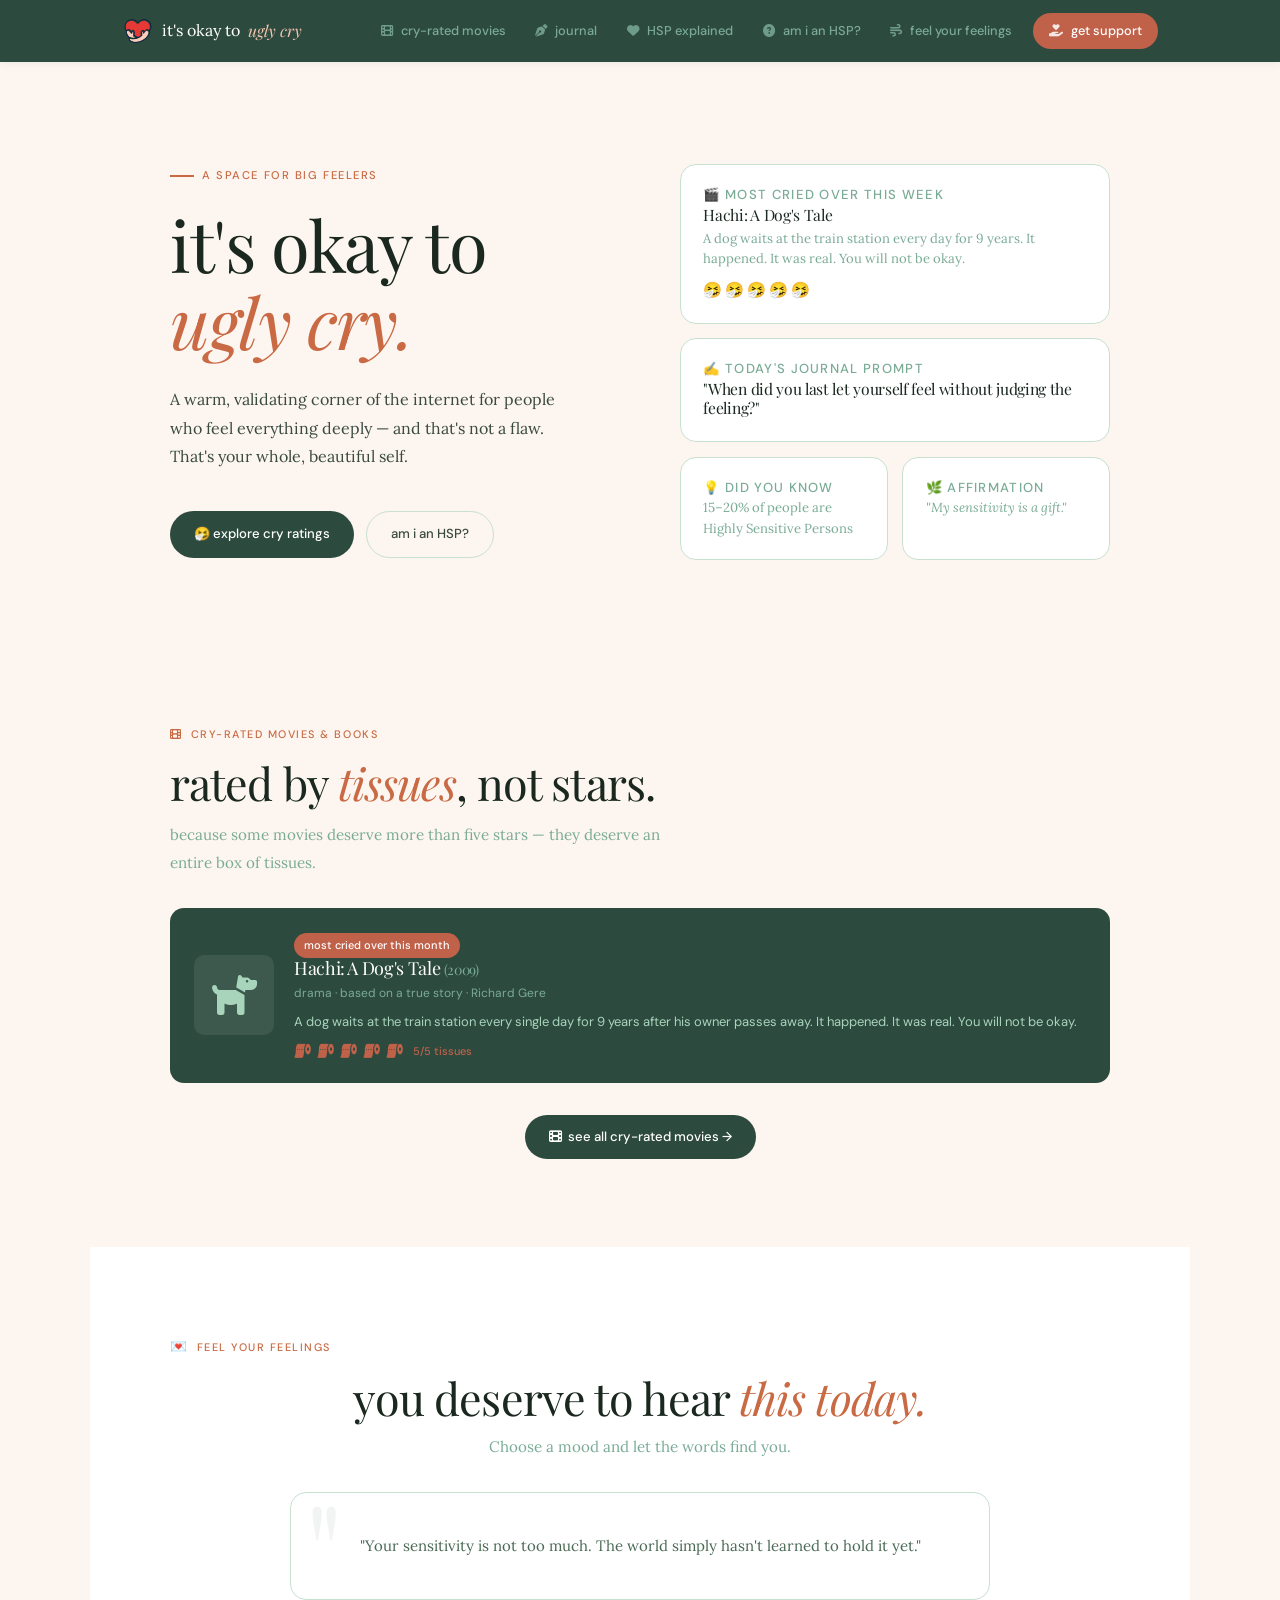
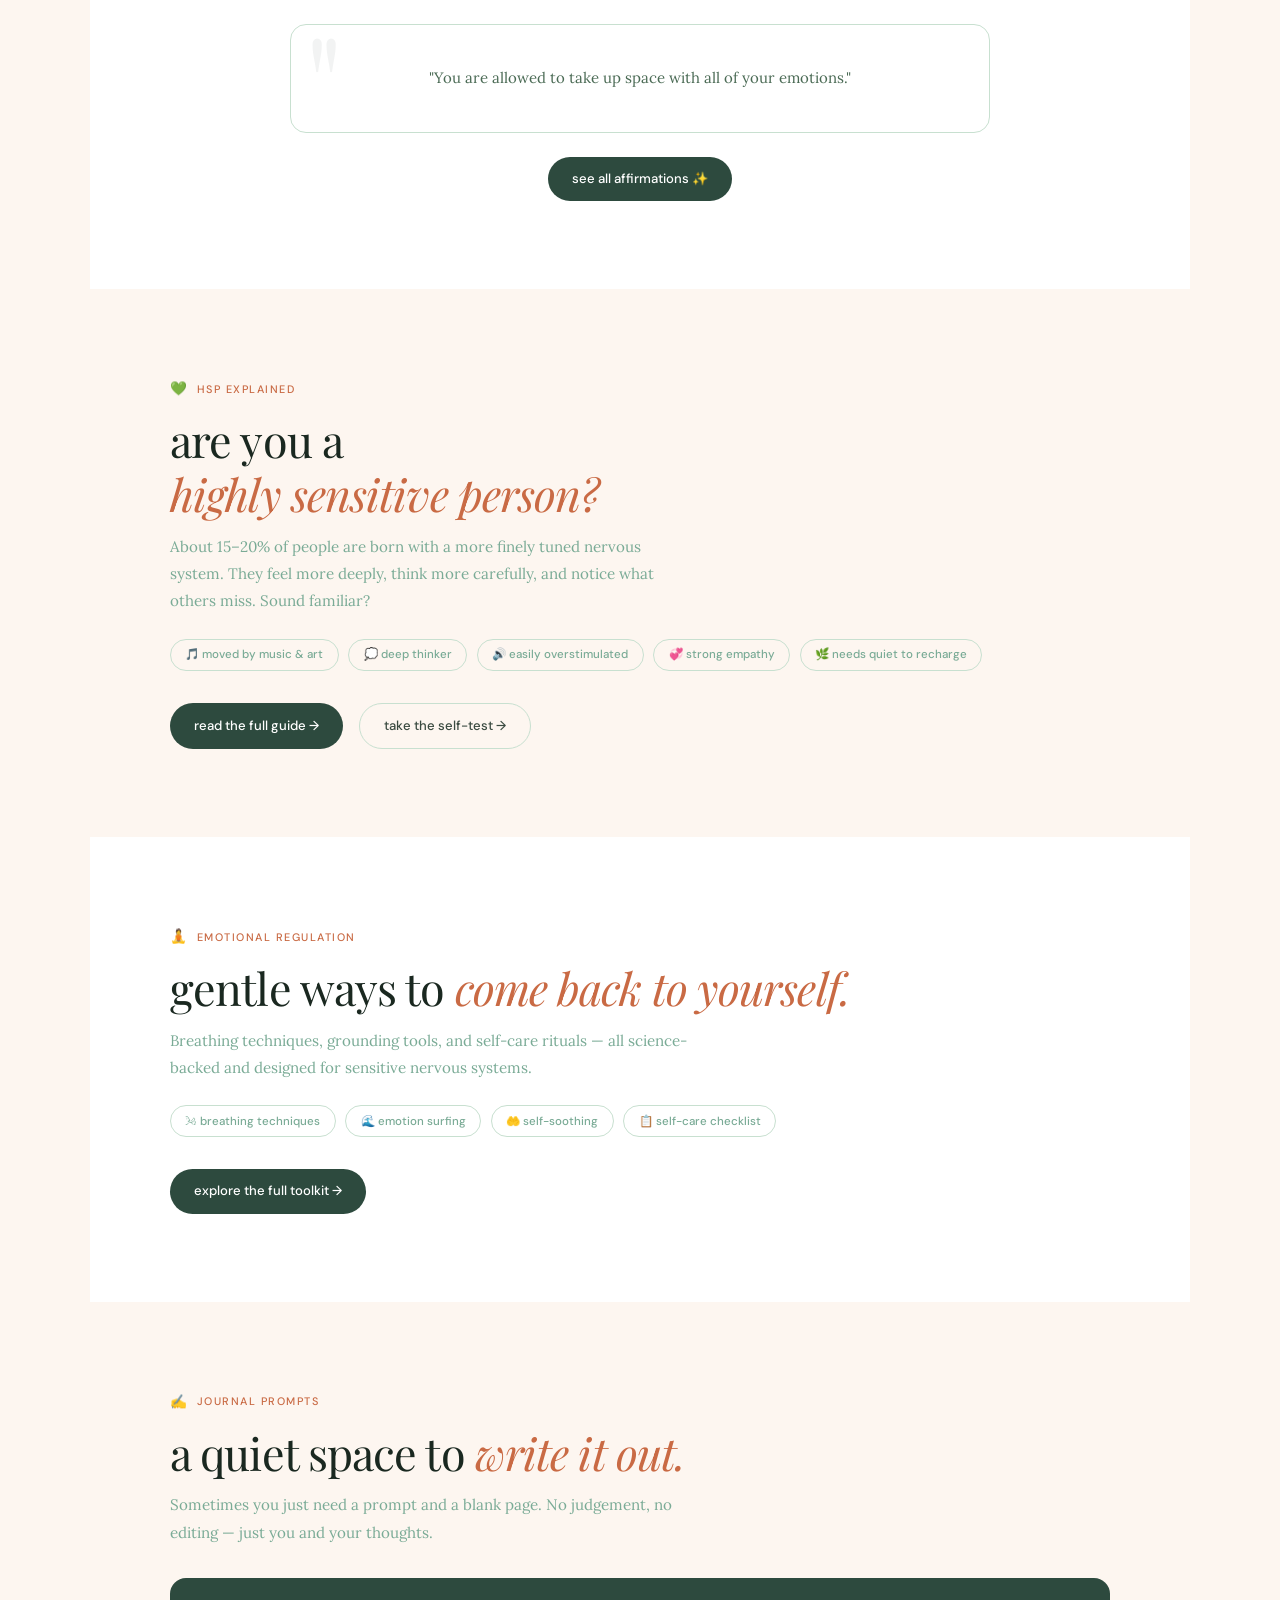
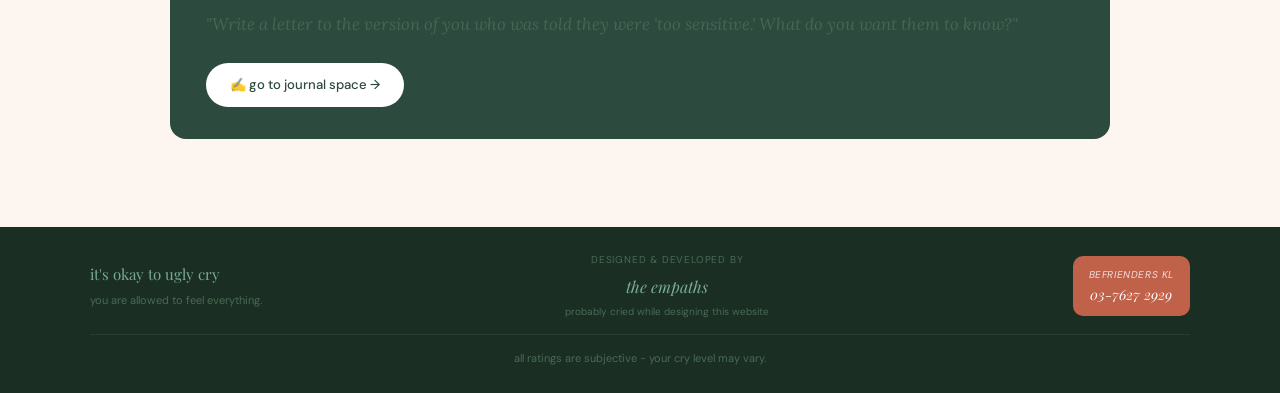
<file: index.html>
<!DOCTYPE html>
<html lang="en">
<head>
<meta charset="UTF-8"/>
<meta name="viewport" content="width=device-width, initial-scale=1.0"/>
<title>it's okay to ugly cry</title>
<link rel="preconnect" href="https://fonts.googleapis.com"/>
<link rel="preconnect" href="https://fonts.gstatic.com" crossorigin/>
<link href="https://fonts.googleapis.com/css2?family=Playfair+Display:ital,wght@0,400;0,700;1,400;1,700&family=DM+Sans:wght@300;400;500&family=Lora:ital,wght@0,400;1,400&display=swap" rel="stylesheet"/>
<link rel="stylesheet" href="css/style.css">
<link rel="stylesheet" href="https://cdnjs.cloudflare.com/ajax/libs/font-awesome/6.5.0/css/all.min.css"/>
</head>
<body class="home-page">
<a href="#main-content" class="skip-link">skip to content</a>

<header>
            <nav class="navbar" aria-label="Main navigation">
                <div class="navbar-inner">
                    <a href="index.html" class="navbar-logo">
                        <img src="images/logo.png" class="logo-img" alt="" />
                        it's okay to <span>ugly cry</span>
                    </a>

                                        <ul class="navbar-links" role="list">
                        <li><a href="movie.html"><i class="fa-solid fa-film" aria-hidden="true"></i> cry-rated movies</a></li>
                        <li><a href="journal.html"><i class="fa-solid fa-pen-nib" aria-hidden="true"></i> journal</a></li>
                        <li><a href="hsp.html"><i class="fa-solid fa-heart" aria-hidden="true"></i> HSP explained</a></li>
                        <li><a href="hsp_quiz.html"><i class="fa-solid fa-circle-question" aria-hidden="true"></i> am i an HSP?</a></li>
                        <li><a href="sub_page.html"><i class="fa-solid fa-wind" aria-hidden="true"></i> feel your feelings</a></li>
                        <li><a href="emotional_kit.html" class="navbar-cta"><i class="fa-solid fa-hand-holding-heart" aria-hidden="true"></i> get support</a></li>
                    </ul>

                    <button class="hamburger" aria-label="Open mobile menu" aria-expanded="false" aria-controls="mobile-menu" onclick="toggleMenu(this)">
                        <span></span>
                        <span></span>
                        <span></span>
                    </button>
                </div> 
                
                <nav id="mobile-menu" class="mobile-menu" aria-label="Mobile navigation">
                    <a href="index.html" aria-current="page"><i class="fa-solid fa-house" aria-hidden="true"></i> home</a>
                    <a href="movie.html"><i class="fa-solid fa-film" aria-hidden="true"></i> cry-rated movies</a>
                    <a href="journal.html"><i class="fa-solid fa-pen-nib" aria-hidden="true"></i> journal</a>
                    <a href="hsp.html"><i class="fa-solid fa-heart" aria-hidden="true"></i> HSP explained</a>
                    <a href="hsp_quiz.html"><i class="fa-solid fa-circle-question" aria-hidden="true"></i> am i an HSP?</a>
                    <a href="sub_page.html"><i class="fa-solid fa-wind" aria-hidden="true"></i> feel your feelings</a>
                    <a href="emotional_kit.html"><i class="fa-solid fa-hand-holding-heart" aria-hidden="true"></i> get support</a>
                </nav>
            </nav>
        </header>

<main id="main-content">

<article aria-label="index content">

<div class="hero" style="padding-top: clamp(4rem,8vw,7rem);">
  <div class="hero-text">
    <p class="hero-eyebrow">a space for big feelers</p>
    <h1 class="hero-title">it's okay to<br/><em>ugly cry.</em></h1>
    <p class="hero-body">A warm, validating corner of the internet for people who feel everything deeply — and that's not a flaw. That's your whole, beautiful self.</p>
    <div class="hero-btns">
      <a href="movie.html" class="btn-solid">🤧 explore cry ratings</a>
      <a href="hsp.html" class="btn-outline">am i an HSP?</a>
    </div>
  </div>
  <div class="hero-cards">
    <div class="hcard">
      <p class="hcard-tag">🎬 most cried over this week</p>
      <h2 class="hcard-title">Hachi: A Dog's Tale</h2>
      <p>A dog waits at the train station every day for 9 years. It happened. It was real. You will not be okay.</p>
      <div class="tissues">
        <span>🤧</span><span>🤧</span><span>🤧</span><span>🤧</span><span>🤧</span>
      </div>
    </div>
    <div class="hcard">
      <p class="hcard-tag">✍ today's journal prompt</p>
      <h2 class="hcard-title">"When did you last let yourself feel without judging the feeling?"</h2>
    </div>
    <div class="hcard-row">
      <div class="hcard">
        <p class="hcard-tag">💡 did you know</p>
        <p>15–20% of people are Highly Sensitive Persons</p>
      </div>
      <div class="hcard">
        <p class="hcard-tag">🌿 affirmation</p>
        <p style="font-style:italic;">"My sensitivity is a gift."</p>
      </div>
    </div>
  </div>
</div>

<section class="section" id="movies" aria-labelledby="h-movies">
  <div class="section-inner">
    <p class="section-label"><i class="fa-solid fa-film" aria-hidden="true"></i> cry-rated movies &amp; books</p>
    <h2 class="section-h" id="h-movies">rated by <em>tissues</em>, not stars.</h2>
    <p class="section-desc">because some movies deserve more than five stars — they deserve an entire box of tissues.</p>

    <article class="featured-card" aria-label="Most cried over this month" style="margin-top:2rem;">
      <div class="featured-emoji" aria-hidden="true">
        <i class="fa-solid fa-dog" style="color:#a8d4bc; font-size:2.5rem;"></i>
      </div>
      <div class="featured-content">
        <span class="badge badge-terra">most cried over this month</span>
        <h2 class="featured-title">Hachi: A Dog's Tale <small style="font-size:0.875rem; color:var(--green-mid);">(2009)</small></h2>
        <p class="featured-sub">drama &middot; based on a true story &middot; Richard Gere</p>
        <p class="featured-desc">A dog waits at the train station every single day for 9 years after his owner passes away. It happened. It was real. You will not be okay.</p>
        <div class="tissue-row" aria-label="Tissue rating: 5 out of 5">
          <i class="fa-solid fa-toilet-paper tissue-icon-filled" aria-hidden="true"></i>
          <i class="fa-solid fa-toilet-paper tissue-icon-filled" aria-hidden="true"></i>
          <i class="fa-solid fa-toilet-paper tissue-icon-filled" aria-hidden="true"></i>
          <i class="fa-solid fa-toilet-paper tissue-icon-filled" aria-hidden="true"></i>
          <i class="fa-solid fa-toilet-paper tissue-icon-filled" aria-hidden="true"></i>
          <span class="tissue-score">5/5 tissues</span>
        </div>
      </div>
    </article>

    <div style="text-align:center; margin-top:2rem;">
      <a href="movie.html" class="btn-solid"><i class="fa-solid fa-film" aria-hidden="true"></i> see all cry-rated movies →</a>
    </div>
  </div>
</section>

<section class="section section-alt" id="affirmations" aria-labelledby="h-affirmations">
  <div class="section-inner">
    <p class="section-label"><span class="icon">💌</span> feel your feelings</p>
    <h2 class="section-h" id="h-affirmations" style="text-align:center; margin:0 auto 0.5rem;">you deserve to hear <em>this today.</em></h2>
    <p class="section-desc" style="text-align:center; margin:0 auto 0;">Choose a mood and let the words find you.</p>

    <div class="aff-preview" style="margin-top:2rem;">
      <div class="big-quote">
        <p>"Your sensitivity is not too much. The world simply hasn't learned to hold it yet."</p>
      </div>
      <div class="big-quote" style="margin-top:1rem;">
        <p>"You are allowed to take up space with all of your emotions."</p>
      </div>
      <div class="aff-controls" style="margin-top:1.5rem; text-align:center;">
        <a href="sub_page.html" class="btn-solid">see all affirmations ✨</a>
      </div>
    </div>
  </div>
</section>

<section class="section" id="hsp" aria-labelledby="h-hsp">
  <div class="section-inner">
    <p class="section-label"><span class="icon">💚</span> HSP explained</p>
    <h2 class="section-h" id="h-hsp">are you a<br/><em>highly sensitive person?</em></h2>
    <p class="section-desc">About 15–20% of people are born with a more finely tuned nervous system. They feel more deeply, think more carefully, and notice what others miss. Sound familiar?</p>
    <div class="teaser-pills" style="display:flex; flex-wrap:wrap; gap:0.6rem; margin:1.5rem 0 2rem;">
      <span class="hero-tag">🎵 moved by music &amp; art</span>
      <span class="hero-tag">💭 deep thinker</span>
      <span class="hero-tag">🔊 easily overstimulated</span>
      <span class="hero-tag">💞 strong empathy</span>
      <span class="hero-tag">🌿 needs quiet to recharge</span>
    </div>
    <div style="display:flex; gap:1rem; flex-wrap:wrap;">
      <a href="hsp.html" class="btn-solid">read the full guide →</a>
      <a href="hsp_quiz.html" class="btn-outline">take the self-test →</a>
    </div>
  </div>
</section>

<section class="section section-alt" id="regulation" aria-labelledby="h-regulation">
  <div class="section-inner">
    <p class="section-label"><span class="icon">🧘</span> emotional regulation</p>
    <h2 class="section-h" id="h-regulation">gentle ways to <em>come back to yourself.</em></h2>
    <p class="section-desc">Breathing techniques, grounding tools, and self-care rituals — all science-backed and designed for sensitive nervous systems.</p>
    <div style="display:flex; gap:0.6rem; flex-wrap:wrap; margin:1.5rem 0 2rem;">
      <span class="hero-tag">🌬 breathing techniques</span>
      <span class="hero-tag">🌊 emotion surfing</span>
      <span class="hero-tag">🤲 self-soothing</span>
      <span class="hero-tag">📋 self-care checklist</span>
    </div>
    <a href="emotional_kit.html" class="btn-solid">explore the full toolkit →</a>
  </div>
</section>

<section class="section" id="journal" aria-labelledby="h-journal">
  <div class="section-inner">
    <p class="section-label"><span class="icon">✍️</span> journal prompts</p>
    <h2 class="section-h" id="h-journal">a quiet space to <em>write it out.</em></h2>
    <p class="section-desc">Sometimes you just need a prompt and a blank page. No judgement, no editing — just you and your thoughts.</p>
    <div class="teaser-card" style="margin-top:2rem; background:var(--green-dark); border-radius:var(--r-lg); padding:2rem 2.25rem; color:#fff;">
      <p style="font-family:var(--ff-body); font-style:italic; font-size:1.05rem; line-height:1.7; margin-bottom:1.5rem; opacity:0.9;">"Write a letter to the version of you who was told they were 'too sensitive.' What do you want them to know?"</p>
      <a href="journal.html" class="btn-solid" style="background:#fff; color:var(--green-dark);">✍️ go to journal space →</a>
    </div>
  </div>
</section>

</article>

</main>

<footer class="footer">
            <div class="footer-inner">
                <div class="footer-brand">
                    <p class="footer-logo">it's okay to ugly cry</p>
                    <p class="footer-note">you are allowed to feel everything.</p>
                </div>

                <div class="footer-group" aria-label="Project group">
                    <p class="footer-group-label">designed &amp; developed by</p>
                    <p class="footer-group-name">the empaths</p>
                    <p class="footer-group-course">probably cried while designing this website</p>
                </div>

                <address class="footer-hotline" aria-label="Crisis hotline">
                    <span class="footer-hotline-label">Befrienders KL</span>
                    <a href="tel:0376272929" class="footer-hotline-num" style="color:#fff; text-decoration:none;">03-7627 2929</a>
                </address>
            </div>
            
            <div class="footer-bottom">
                <p>all ratings are subjective - your cry level may vary.</p>
            </div>
        </footer>


<script>

// Mobile Menu Drawer Toggle Function
            function toggleMenu(btn) {
                const menu = document.getElementById('mobile-menu');
                const isOpen = menu.classList.toggle('open');
                btn.setAttribute('aria-expanded', isOpen);
            }

</script>
</body>
</html>
</file>
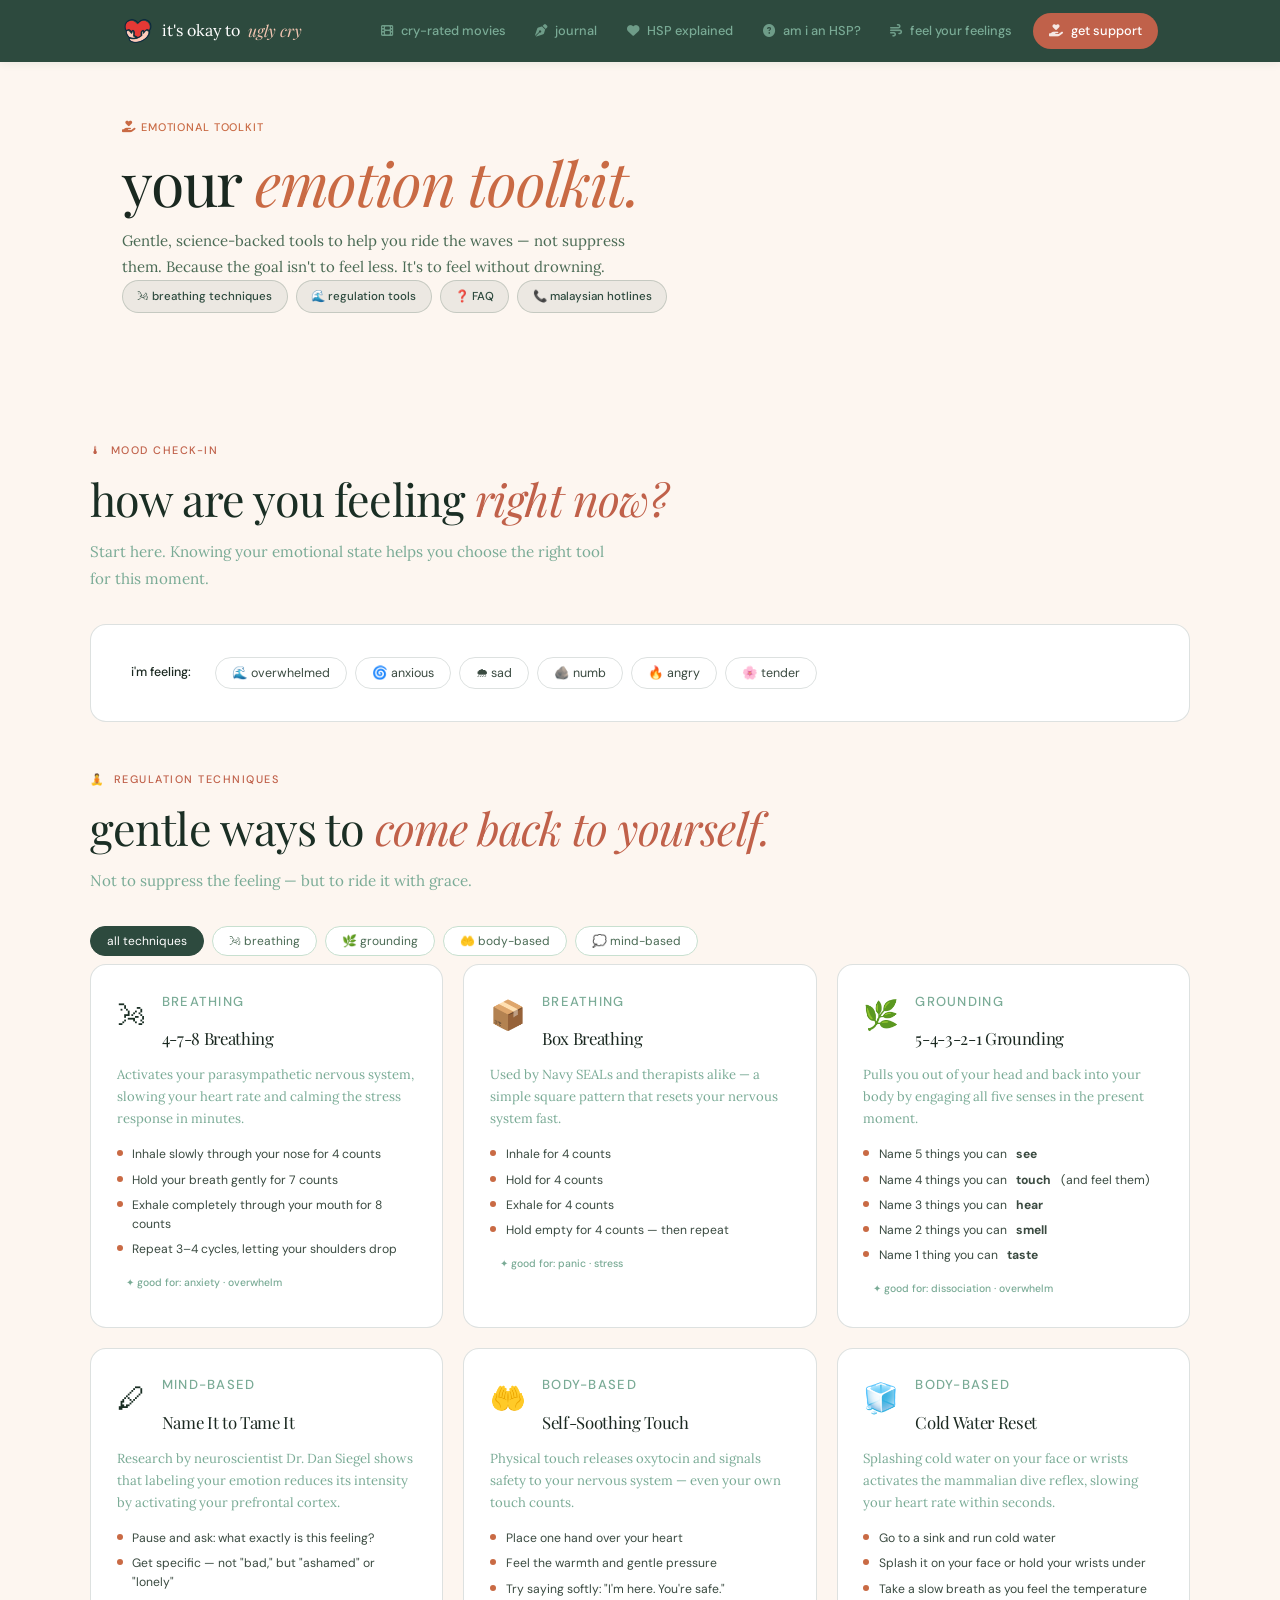
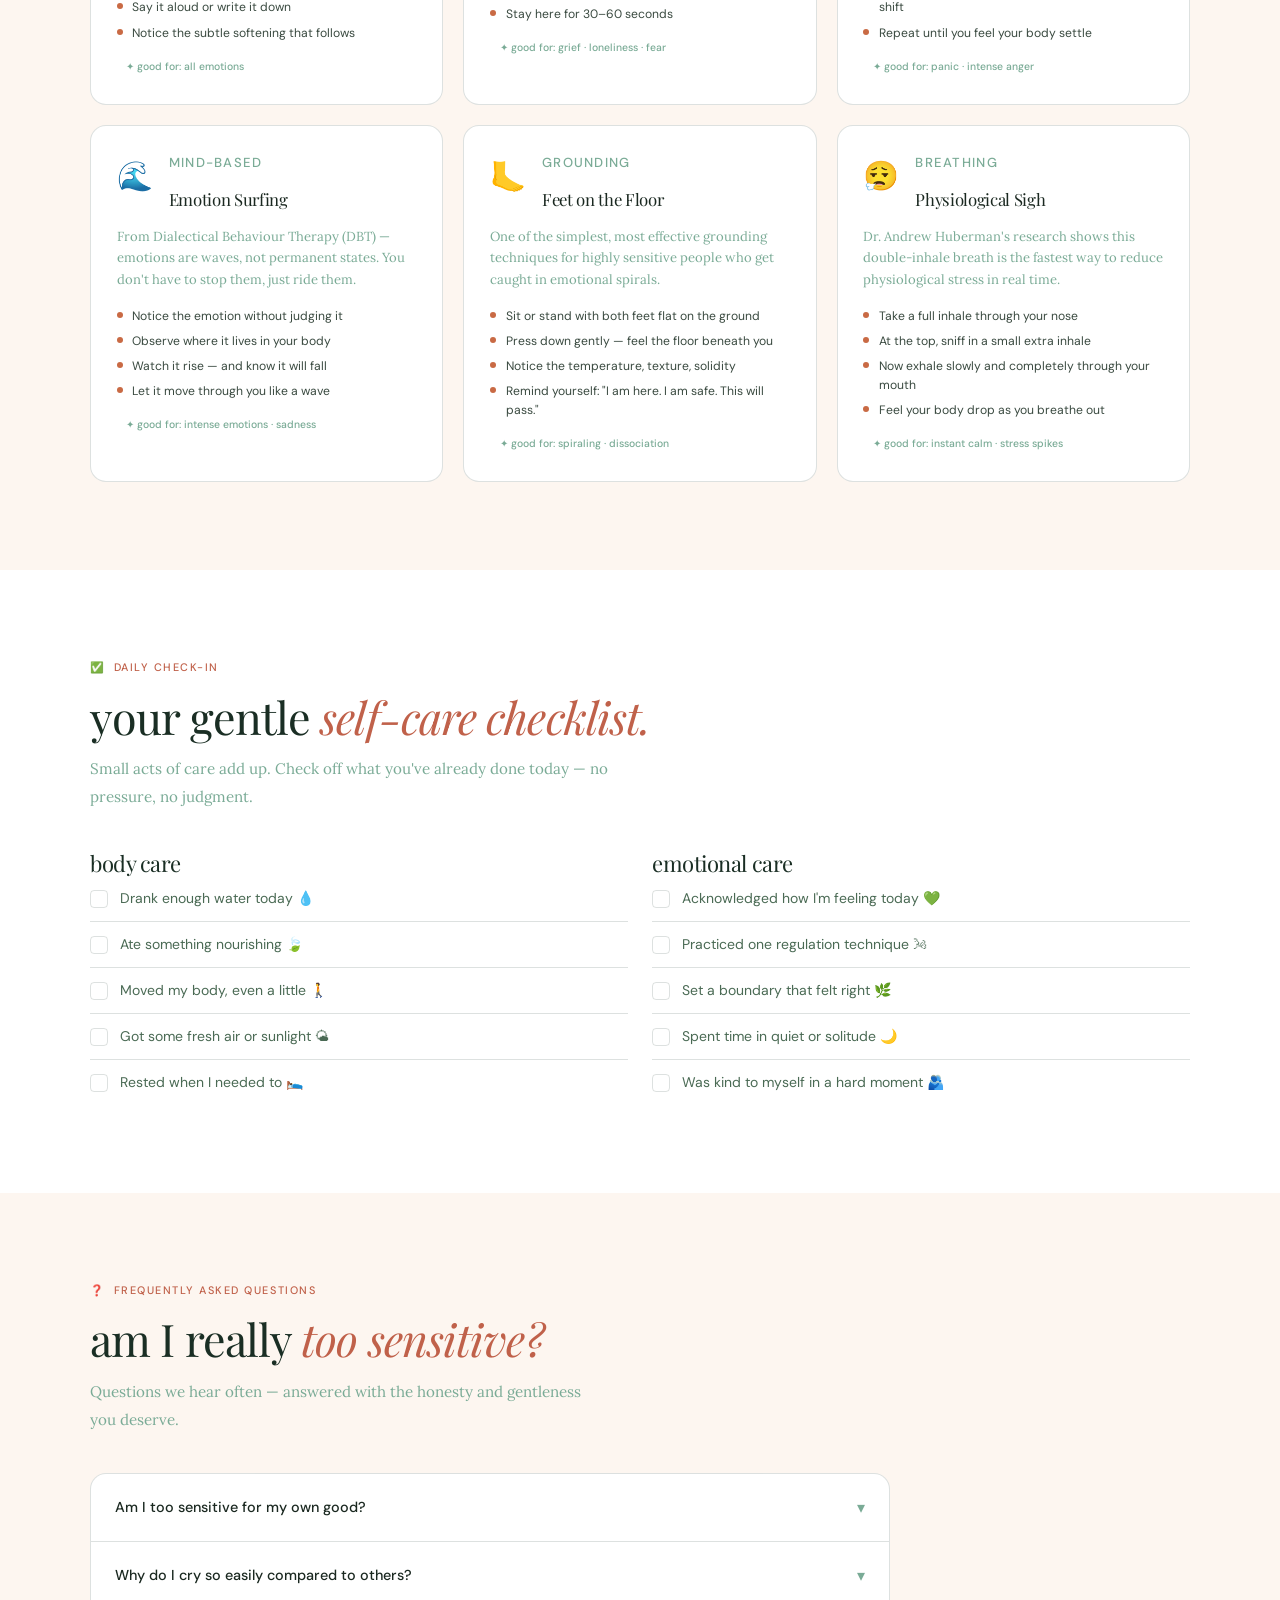
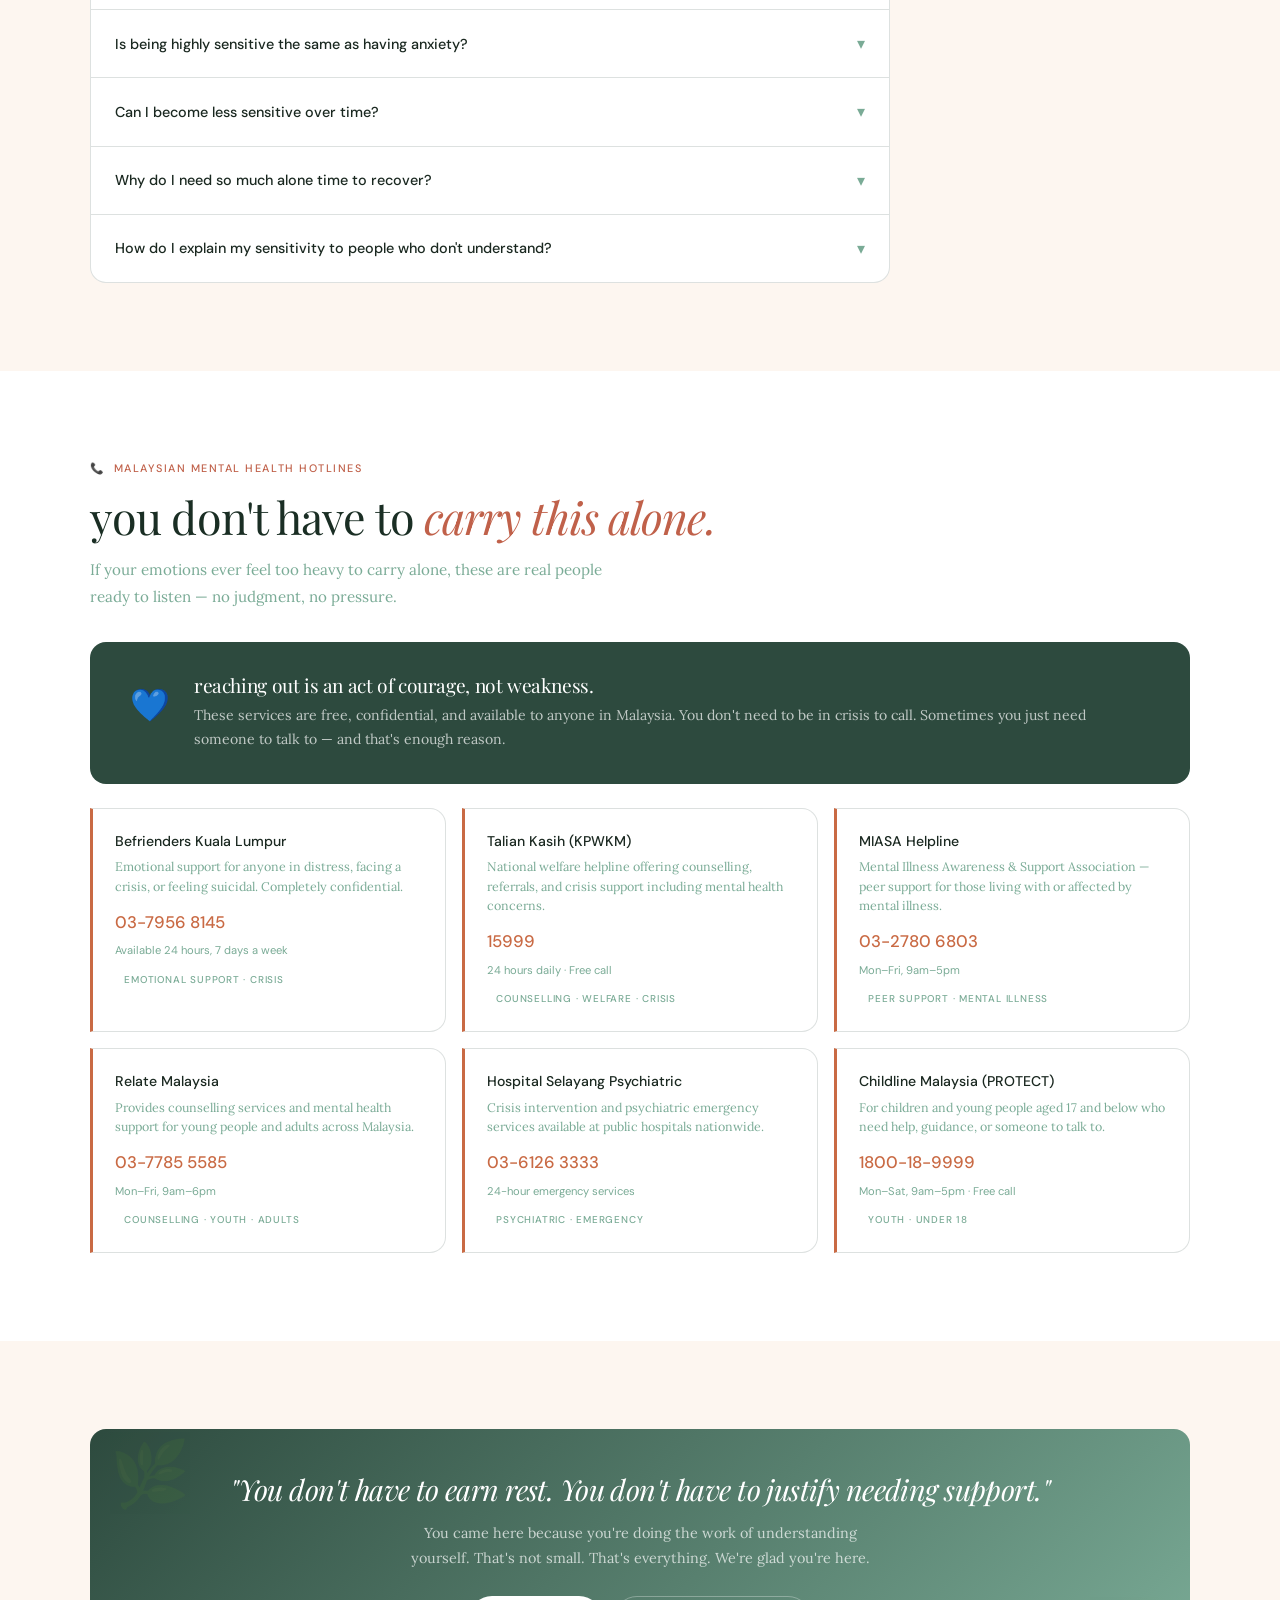
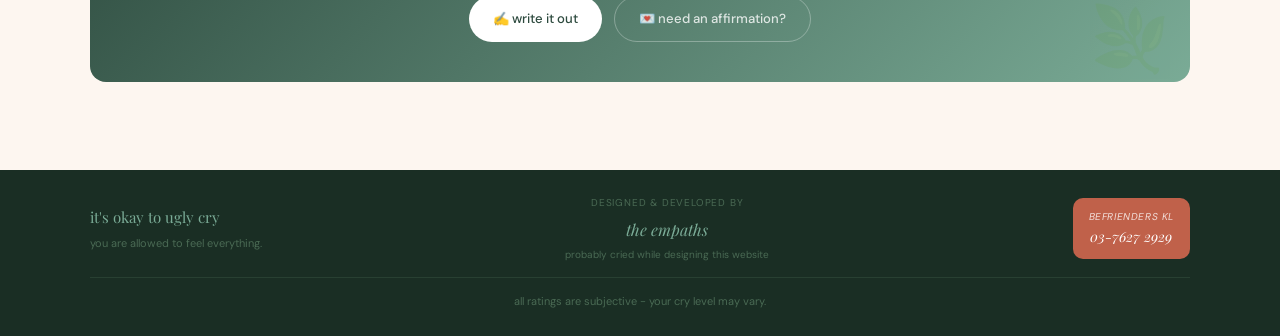
<file: emotional_kit.html>
<!DOCTYPE html>
<html lang="en">
<head>
<meta charset="UTF-8"/>
<meta name="viewport" content="width=device-width, initial-scale=1.0"/>
<title>Emotion Toolkit</title>
<link rel="preconnect" href="https://fonts.googleapis.com"/>
<link rel="preconnect" href="https://fonts.gstatic.com" crossorigin/>
<link href="https://fonts.googleapis.com/css2?family=Playfair+Display:ital,wght@0,400;0,700;1,400;1,700&family=DM+Sans:wght@300;400;500&family=Lora:ital,wght@0,400;1,400&display=swap" rel="stylesheet"/>
<link rel="stylesheet" href="css/style.css"/>
<link rel="stylesheet" href="https://cdnjs.cloudflare.com/ajax/libs/font-awesome/6.5.0/css/all.min.css"/>
</head>
<body class="ek-page">
<a href="#main-content" class="skip-link">skip to content</a>

<header>
            <nav class="navbar" aria-label="Main navigation">
                <div class="navbar-inner">
                    <a href="index.html" class="navbar-logo">
                        <img src="images/logo.png" class="logo-img" alt="" />
                        it's okay to <span>ugly cry</span>
                    </a>

                                        <ul class="navbar-links" role="list">
                        <li><a href="movie.html"><i class="fa-solid fa-film" aria-hidden="true"></i> cry-rated movies</a></li>
                        <li><a href="journal.html"><i class="fa-solid fa-pen-nib" aria-hidden="true"></i> journal</a></li>
                        <li><a href="hsp.html"><i class="fa-solid fa-heart" aria-hidden="true"></i> HSP explained</a></li>
                        <li><a href="hsp_quiz.html"><i class="fa-solid fa-circle-question" aria-hidden="true"></i> am i an HSP?</a></li>
                        <li><a href="sub_page.html"><i class="fa-solid fa-wind" aria-hidden="true"></i> feel your feelings</a></li>
                        <li><a href="emotional_kit.html" class="navbar-cta" aria-current="page"><i class="fa-solid fa-hand-holding-heart" aria-hidden="true"></i> get support</a></li>
                    </ul>

                    <button class="hamburger" aria-label="Open mobile menu" aria-expanded="false" aria-controls="mobile-menu" onclick="toggleMenu(this)">
                        <span></span>
                        <span></span>
                        <span></span>
                    </button>
                </div> 
                
                <nav id="mobile-menu" class="mobile-menu" aria-label="Mobile navigation">
                    <a href="index.html"><i class="fa-solid fa-house" aria-hidden="true"></i> home</a>
                    <a href="movie.html"><i class="fa-solid fa-film" aria-hidden="true"></i> cry-rated movies</a>
                    <a href="journal.html"><i class="fa-solid fa-pen-nib" aria-hidden="true"></i> journal</a>
                    <a href="hsp.html"><i class="fa-solid fa-heart" aria-hidden="true"></i> HSP explained</a>
                    <a href="hsp_quiz.html"><i class="fa-solid fa-circle-question" aria-hidden="true"></i> am i an HSP?</a>
                    <a href="sub_page.html"><i class="fa-solid fa-wind" aria-hidden="true"></i> feel your feelings</a>
                    <a href="emotional_kit.html" aria-current="page"><i class="fa-solid fa-hand-holding-heart" aria-hidden="true"></i> get support</a>
                </nav>
            </nav>
        </header>

<main id="main-content">

<section class="page-hero" aria-labelledby="ek-page-title">
  <span class="label-tag"><i class="fa-solid fa-hand-holding-heart" aria-hidden="true"></i>emotional toolkit</span>
  <h1 id="ek-page-title" class="page-title">your <em>emotion toolkit.</em></h1>
  <p>Gentle, science-backed tools to help you ride the waves — not suppress them. Because the goal isn't to feel less. It's to feel without drowning.</p>
  <div class="page-hero-pills">
    <span class="hero-pill">🌬 breathing techniques</span>
    <span class="hero-pill">🌊 regulation tools</span>
    <span class="hero-pill">❓ FAQ</span>
    <span class="hero-pill">📞 malaysian hotlines</span>
  </div>
</section>

<article aria-label="emotional toolkit content">
<section class="ek-section" aria-labelledby="h-breathing">
  <div class="section-inner">
    <p class="section-label"><span>🌡</span> mood check-in</p>
    <h2 class="section-h" id="h-breathing">how are you feeling <em>right now?</em></h2>
    <p class="section-desc" style="margin-bottom:2rem;">Start here. Knowing your emotional state helps you choose the right tool for this moment.</p>

    <div class="mood-checkin">
      <span class="mood-checkin-label">i'm feeling:</span>
      <div class="mood-pills">
        <button class="mpill" onclick="setMood('overwhelmed',this)">🌊 overwhelmed</button>
        <button class="mpill" onclick="setMood('anxious',this)">🌀 anxious</button>
        <button class="mpill" onclick="setMood('sad',this)">🌧 sad</button>
        <button class="mpill" onclick="setMood('numb',this)">🪨 numb</button>
        <button class="mpill" onclick="setMood('angry',this)">🔥 angry</button>
        <button class="mpill" onclick="setMood('tender',this)">🌸 tender</button>
      </div>
      <p class="mood-tip" id="mood-tip-text"></p>
    </div>

    <p class="section-label"><span>🧘</span> regulation techniques</p>
    <h2 class="section-h">gentle ways to <em>come back to yourself.</em></h2>
    <p class="section-desc" style="margin-bottom:2rem;">Not to suppress the feeling — but to ride it with grace.</p>

    <div class="filter-row">
      <button class="fpill active" onclick="filterTech('all',this)">all techniques</button>
      <button class="fpill" onclick="filterTech('breathe',this)">🌬 breathing</button>
      <button class="fpill" onclick="filterTech('ground',this)">🌿 grounding</button>
      <button class="fpill" onclick="filterTech('body',this)">🤲 body-based</button>
      <button class="fpill" onclick="filterTech('mind',this)">💭 mind-based</button>
    </div>

    <div class="techniques-grid" id="techniques-grid">

      <div class="ek-technique-card" data-cat="breathe">
        <div class="tc-top">
          <span class="tc-icon">🌬</span>
          <div class="tc-title-block">
            <p class="tc-tag">breathing</p>
            <h3 class="tc-title">4-7-8 Breathing</h3>
          </div>
        </div>
        <p>Activates your parasympathetic nervous system, slowing your heart rate and calming the stress response in minutes.</p>
        <ul class="tc-steps">
          <li>Inhale slowly through your nose for 4 counts</li>
          <li>Hold your breath gently for 7 counts</li>
          <li>Exhale completely through your mouth for 8 counts</li>
          <li>Repeat 3–4 cycles, letting your shoulders drop</li>
        </ul>
        <span class="tc-badge">✦ good for: anxiety · overwhelm</span>
      </div>

      <div class="ek-technique-card" data-cat="breathe">
        <div class="tc-top">
          <span class="tc-icon">📦</span>
          <div class="tc-title-block">
            <p class="tc-tag">breathing</p>
            <h3 class="tc-title">Box Breathing</h3>
          </div>
        </div>
        <p>Used by Navy SEALs and therapists alike — a simple square pattern that resets your nervous system fast.</p>
        <ul class="tc-steps">
          <li>Inhale for 4 counts</li>
          <li>Hold for 4 counts</li>
          <li>Exhale for 4 counts</li>
          <li>Hold empty for 4 counts — then repeat</li>
        </ul>
        <span class="tc-badge">✦ good for: panic · stress</span>
      </div>

      <div class="ek-technique-card" data-cat="ground">
        <div class="tc-top">
          <span class="tc-icon">🌿</span>
          <div class="tc-title-block">
            <p class="tc-tag">grounding</p>
            <h3 class="tc-title">5-4-3-2-1 Grounding</h3>
          </div>
        </div>
        <p>Pulls you out of your head and back into your body by engaging all five senses in the present moment.</p>
        <ul class="tc-steps">
          <li>Name 5 things you can <strong>see</strong></li>
          <li>Name 4 things you can <strong>touch</strong> (and feel them)</li>
          <li>Name 3 things you can <strong>hear</strong></li>
          <li>Name 2 things you can <strong>smell</strong></li>
          <li>Name 1 thing you can <strong>taste</strong></li>
        </ul>
        <span class="tc-badge">✦ good for: dissociation · overwhelm</span>
      </div>

      <div class="ek-technique-card" data-cat="mind">
        <div class="tc-top">
          <span class="tc-icon">🖊</span>
          <div class="tc-title-block">
            <p class="tc-tag">mind-based</p>
            <h3 class="tc-title">Name It to Tame It</h3>
          </div>
        </div>
        <p>Research by neuroscientist Dr. Dan Siegel shows that labeling your emotion reduces its intensity by activating your prefrontal cortex.</p>
        <ul class="tc-steps">
          <li>Pause and ask: what exactly is this feeling?</li>
          <li>Get specific — not "bad," but "ashamed" or "lonely"</li>
          <li>Say it aloud or write it down</li>
          <li>Notice the subtle softening that follows</li>
        </ul>
        <span class="tc-badge">✦ good for: all emotions</span>
      </div>

      <div class="ek-technique-card" data-cat="body">
        <div class="tc-top">
          <span class="tc-icon">🤲</span>
          <div class="tc-title-block">
            <p class="tc-tag">body-based</p>
            <h3 class="tc-title">Self-Soothing Touch</h3>
          </div>
        </div>
        <p>Physical touch releases oxytocin and signals safety to your nervous system — even your own touch counts.</p>
        <ul class="tc-steps">
          <li>Place one hand over your heart</li>
          <li>Feel the warmth and gentle pressure</li>
          <li>Try saying softly: "I'm here. You're safe."</li>
          <li>Stay here for 30–60 seconds</li>
        </ul>
        <span class="tc-badge">✦ good for: grief · loneliness · fear</span>
      </div>

      <div class="ek-technique-card" data-cat="body">
        <div class="tc-top">
          <span class="tc-icon">🧊</span>
          <div class="tc-title-block">
            <p class="tc-tag">body-based</p>
            <h3 class="tc-title">Cold Water Reset</h3>
          </div>
        </div>
        <p>Splashing cold water on your face or wrists activates the mammalian dive reflex, slowing your heart rate within seconds.</p>
        <ul class="tc-steps">
          <li>Go to a sink and run cold water</li>
          <li>Splash it on your face or hold your wrists under</li>
          <li>Take a slow breath as you feel the temperature shift</li>
          <li>Repeat until you feel your body settle</li>
        </ul>
        <span class="tc-badge">✦ good for: panic · intense anger</span>
      </div>

      <div class="ek-technique-card" data-cat="mind">
        <div class="tc-top">
          <span class="tc-icon">🌊</span>
          <div class="tc-title-block">
            <p class="tc-tag">mind-based</p>
            <h3 class="tc-title">Emotion Surfing</h3>
          </div>
        </div>
        <p>From Dialectical Behaviour Therapy (DBT) — emotions are waves, not permanent states. You don't have to stop them, just ride them.</p>
        <ul class="tc-steps">
          <li>Notice the emotion without judging it</li>
          <li>Observe where it lives in your body</li>
          <li>Watch it rise — and know it will fall</li>
          <li>Let it move through you like a wave</li>
        </ul>
        <span class="tc-badge">✦ good for: intense emotions · sadness</span>
      </div>

      <div class="ek-technique-card" data-cat="ground">
        <div class="tc-top">
          <span class="tc-icon">🦶</span>
          <div class="tc-title-block">
            <p class="tc-tag">grounding</p>
            <h3 class="tc-title">Feet on the Floor</h3>
          </div>
        </div>
        <p>One of the simplest, most effective grounding techniques for highly sensitive people who get caught in emotional spirals.</p>
        <ul class="tc-steps">
          <li>Sit or stand with both feet flat on the ground</li>
          <li>Press down gently — feel the floor beneath you</li>
          <li>Notice the temperature, texture, solidity</li>
          <li>Remind yourself: "I am here. I am safe. This will pass."</li>
        </ul>
        <span class="tc-badge">✦ good for: spiraling · dissociation</span>
      </div>

      <div class="ek-technique-card" data-cat="breathe">
        <div class="tc-top">
          <span class="tc-icon">😮‍💨</span>
          <div class="tc-title-block">
            <p class="tc-tag">breathing</p>
            <h3 class="tc-title">Physiological Sigh</h3>
          </div>
        </div>
        <p>Dr. Andrew Huberman's research shows this double-inhale breath is the fastest way to reduce physiological stress in real time.</p>
        <ul class="tc-steps">
          <li>Take a full inhale through your nose</li>
          <li>At the top, sniff in a small extra inhale</li>
          <li>Now exhale slowly and completely through your mouth</li>
          <li>Feel your body drop as you breathe out</li>
        </ul>
        <span class="tc-badge">✦ good for: instant calm · stress spikes</span>
      </div>

    </div>
  </div>
</section>

<section class="ek-section section-alt" aria-labelledby="h-checklist">
  <div class="section-inner">
    <p class="section-label"><span>✅</span> daily check-in</p>
    <h2 class="section-h" id="h-checklist">your gentle <em>self-care checklist.</em></h2>
    <p class="section-desc" style="margin-bottom:2.5rem;">Small acts of care add up. Check off what you've already done today — no pressure, no judgment.</p>

    <div class="checklist-grid">
      <div>
        <h3>body care</h3>
        <label class="check-item">
          <input type="checkbox" name="check-0">
          <label class="check-label">Drank enough water today 💧</label>
        </label>
        <label class="check-item">
          <input type="checkbox" name="check-1">
          <label class="check-label">Ate something nourishing 🍃</label>
        </label>
        <label class="check-item">
          <input type="checkbox" name="check-2">
          <label class="check-label">Moved my body, even a little 🚶</label>
        </label>
        <label class="check-item">
          <input type="checkbox" name="check-3">
          <label class="check-label">Got some fresh air or sunlight 🌤</label>
        </label>
        <label class="check-item">
          <input type="checkbox" name="check-4">
          <label class="check-label">Rested when I needed to 🛌</label>
        </label>
      </div>
      <div>
        <h3>emotional care</h3>
        <label class="check-item">
          <input type="checkbox" name="check-5">
          <label class="check-label">Acknowledged how I'm feeling today 💚</label>
        </label>
        <label class="check-item">
          <input type="checkbox" name="check-6">
          <label class="check-label">Practiced one regulation technique 🌬</label>
        </label>
        <label class="check-item">
          <input type="checkbox" name="check-7">
          <label class="check-label">Set a boundary that felt right 🌿</label>
        </label>
        <label class="check-item">
          <input type="checkbox" name="check-8">
          <label class="check-label">Spent time in quiet or solitude 🌙</label>
        </label>
        <label class="check-item">
          <input type="checkbox" name="check-9">
          <label class="check-label">Was kind to myself in a hard moment 🫂</label>
        </label>
      </div>
    </div>
  </div>
</section>

<section class="ek-section" id="faq" aria-labelledby="h-faq">
  <div class="section-inner">
    <p class="section-label"><span>❓</span> frequently asked questions</p>
    <h2 class="section-h" id="h-faq">am I really <em>too sensitive?</em></h2>
    <p class="section-desc" style="margin-bottom:2.5rem;">Questions we hear often — answered with the honesty and gentleness you deserve.</p>

    <div class="faq-list">
      <details>
        <summary>Am I too sensitive for my own good?</summary>
        <div class="faq-a">No — but you may be using your sensitivity without enough support. Being highly sensitive means your nervous system processes the world more deeply than average. That's a neurological trait, not a character flaw. The challenge isn't your sensitivity; it's living in a world that wasn't designed with HSPs in mind. <strong>Your feelings are valid. Your intensity is real. And you are not too much.</strong></div>
      </details>
      <details>
        <summary>Why do I cry so easily compared to others?</summary>
        <div class="faq-a">HSPs have more active mirror neurons and stronger emotional reactivity in the brain. Crying isn't weakness — it's your body processing emotional information that others might simply not register at the same depth. You feel what others skim over. <strong>That's not a problem to fix. That's a depth of feeling most people never experience.</strong></div>
      </details>
      <details>
        <summary>Is being highly sensitive the same as having anxiety?</summary>
        <div class="faq-a">Not exactly. High sensitivity is a neutral trait — it's how your nervous system is wired. Anxiety is a response that can develop when an HSP doesn't have adequate coping tools or a supportive environment. Many HSPs do experience anxiety, but <strong>sensitivity itself is not a disorder</strong>. It exists across cultures, genders, and species — it's been found in over 100 animal species.</div>
      </details>
      <details>
        <summary>Can I become less sensitive over time?</summary>
        <div class="faq-a">Sensitivity is largely innate — it's part of your nervous system's wiring. However, <strong>you can absolutely build resilience</strong> — the ability to feel deeply without being destabilised. Therapy, emotional literacy, self-care practices, and environments that honor your needs can transform sensitivity from a vulnerability into a genuine superpower.</div>
      </details>
      <details>
        <summary>Why do I need so much alone time to recover?</summary>
        <div class="faq-a">Because your nervous system takes in more data than most. Social interactions, sensory input, emotional currents — you process all of it deeply. Alone time isn't antisocial; it's <strong>essential maintenance for your system</strong>. Think of it like charging a phone that uses more battery than average. You need more charge time, not a new phone.</div>
      </details>
      <details>
        <summary>How do I explain my sensitivity to people who don't understand?</summary>
        <div class="faq-a">Try this: "I process things more deeply than most people — emotions, sounds, social situations. It means I feel things strongly and sometimes need more recovery time. It's not personal and it's not something I can easily turn off." You don't owe anyone a full explanation. But <strong>naming it calmly helps others meet you where you are.</strong></div>
      </details>
    </div>
  </div>
</section>

<section class="ek-section section-alt" id="hotlines" aria-labelledby="h-hotlines">
  <div class="section-inner">
    <p class="section-label"><span>📞</span> malaysian mental health hotlines</p>
    <h2 class="section-h" id="h-hotlines">you don't have to <em>carry this alone.</em></h2>
    <p class="section-desc" style="margin-bottom:2rem;">If your emotions ever feel too heavy to carry alone, these are real people ready to listen — no judgment, no pressure.</p>

    <div class="hotlines-intro">
      <span class="hotlines-intro-icon">💙</span>
      <div>
        <h3>reaching out is an act of courage, not weakness.</h3>
        <p>These services are free, confidential, and available to anyone in Malaysia. You don't need to be in crisis to call. Sometimes you just need someone to talk to — and that's enough reason.</p>
      </div>
    </div>

    <div class="hotlines-grid">
      <div class="ek-hotline-card">
        <p class="ek-hotline-name">Befrienders Kuala Lumpur</p>
        <p class="ek-hotline-desc">Emotional support for anyone in distress, facing a crisis, or feeling suicidal. Completely confidential.</p>
        <div class="hotline-contact">
          <span class="ek-hotline-number">03-7956 8145</span>
          <span class="hotline-hours">Available 24 hours, 7 days a week</span>
        </div>
        <span class="hotline-tag">emotional support · crisis</span>
      </div>

      <div class="ek-hotline-card">
        <p class="ek-hotline-name">Talian Kasih (KPWKM)</p>
        <p class="ek-hotline-desc">National welfare helpline offering counselling, referrals, and crisis support including mental health concerns.</p>
        <div class="hotline-contact">
          <span class="ek-hotline-number">15999</span>
          <span class="hotline-hours">24 hours daily · Free call</span>
        </div>
        <span class="hotline-tag">counselling · welfare · crisis</span>
      </div>

      <div class="ek-hotline-card">
        <p class="ek-hotline-name">MIASA Helpline</p>
        <p class="ek-hotline-desc">Mental Illness Awareness & Support Association — peer support for those living with or affected by mental illness.</p>
        <div class="hotline-contact">
          <span class="ek-hotline-number">03-2780 6803</span>
          <span class="hotline-hours">Mon–Fri, 9am–5pm</span>
        </div>
        <span class="hotline-tag">peer support · mental illness</span>
      </div>

      <div class="ek-hotline-card">
        <p class="ek-hotline-name">Relate Malaysia</p>
        <p class="ek-hotline-desc">Provides counselling services and mental health support for young people and adults across Malaysia.</p>
        <div class="hotline-contact">
          <span class="ek-hotline-number">03-7785 5585</span>
          <span class="hotline-hours">Mon–Fri, 9am–6pm</span>
        </div>
        <span class="hotline-tag">counselling · youth · adults</span>
      </div>

      <div class="ek-hotline-card">
        <p class="ek-hotline-name">Hospital Selayang Psychiatric</p>
        <p class="ek-hotline-desc">Crisis intervention and psychiatric emergency services available at public hospitals nationwide.</p>
        <div class="hotline-contact">
          <span class="ek-hotline-number">03-6126 3333</span>
          <span class="hotline-hours">24-hour emergency services</span>
        </div>
        <span class="hotline-tag">psychiatric · emergency</span>
      </div>

      <div class="ek-hotline-card">
        <p class="ek-hotline-name">Childline Malaysia (PROTECT)</p>
        <p class="ek-hotline-desc">For children and young people aged 17 and below who need help, guidance, or someone to talk to.</p>
        <div class="hotline-contact">
          <span class="ek-hotline-number">1800-18-9999</span>
          <span class="hotline-hours">Mon–Sat, 9am–5pm · Free call</span>
        </div>
        <span class="hotline-tag">youth · under 18</span>
      </div>
    </div>
  </div>
</section>

<section class="ek-section">
  <div class="section-inner">
    <div class="reminder-banner">
      <h3>"You don't have to earn rest. You don't have to justify needing support."</h3>
      <p>You came here because you're doing the work of understanding yourself. That's not small. That's everything. We're glad you're here.</p>
      <div class="reminder-btns">
        <a href="journal.html" class="btn-white">✍️ write it out</a>
        <a href="sub_page.html" class="btn-ghost">💌 need an affirmation?</a>
      </div>
    </div>
  </div>
</section>
</article>

</main>

<footer class="footer">
            <div class="footer-inner">
                <div class="footer-brand">
                    <p class="footer-logo">it's okay to ugly cry</p>
                    <p class="footer-note">you are allowed to feel everything.</p>
                </div>

                <div class="footer-group" aria-label="Project group">
                    <p class="footer-group-label">designed &amp; developed by</p>
                    <p class="footer-group-name">the empaths</p>
                    <p class="footer-group-course">probably cried while designing this website</p>
                </div>

                <address class="footer-hotline" aria-label="Crisis hotline">
                    <span class="footer-hotline-label">Befrienders KL</span>
                    <a href="tel:0376272929" class="footer-hotline-num" style="color:#fff; text-decoration:none;">03-7627 2929</a>
                </address>
            </div>
            
            <div class="footer-bottom">
                <p>all ratings are subjective - your cry level may vary.</p>
            </div>
        </footer>


<script>

// Mobile Menu Drawer Toggle Function
 function toggleMenu(btn) {
                const menu = document.getElementById('mobile-menu');
                const isOpen = menu.classList.toggle('open');
                btn.setAttribute('aria-expanded', isOpen);
            }

/* mood check-in */
const moodTips = {
  overwhelmed: "Try the 5-4-3-2-1 Grounding technique or Feet on the Floor below. They'll pull you out of your head and back into the present moment.",
  anxious: "The 4-7-8 Breathing or Physiological Sigh are your best friends right now. Start with just one slow breath.",
  sad: "Emotion Surfing was made for this. You don't need to fix the sadness — just ride it. And if you need to ugly cry, that's exactly what this space is for.",
  numb: "Numbness is your nervous system protecting you. Try cold water on your wrists or the 5-4-3-2-1 technique to gently reconnect with your body.",
  angry: "The Cold Water Reset is surprisingly effective. So is naming the feeling out loud — 'I am angry' reduces its hold faster than you'd think.",
  tender: "You're in a soft, open place. A good moment for self-soothing touch or just sitting with the feeling and letting it be beautiful."
};

function setMood(mood, btn) {
  document.querySelectorAll('.mpill').forEach(p => p.classList.remove('active'));
  btn.classList.add('active');
  const tip = document.getElementById('mood-tip-text');
  tip.textContent = '💬 ' + moodTips[mood];
  tip.classList.add('visible');
}

/* techniques filter */
function filterTech(cat, btn) {
  document.querySelectorAll('.filter-row .fpill').forEach(p => p.classList.remove('active'));
  btn.classList.add('active');
  document.querySelectorAll('.ek-technique-card').forEach(c => {
    c.style.display = (cat === 'all' || c.dataset.cat === cat) ? '' : 'none';
  });
}

/* faq accordion */
/* FAQ uses native <details>/<summary> — no JS needed */
/* Checklist uses native <input type="checkbox"> — no JS needed */
</script>
</body>
</html>
</file>
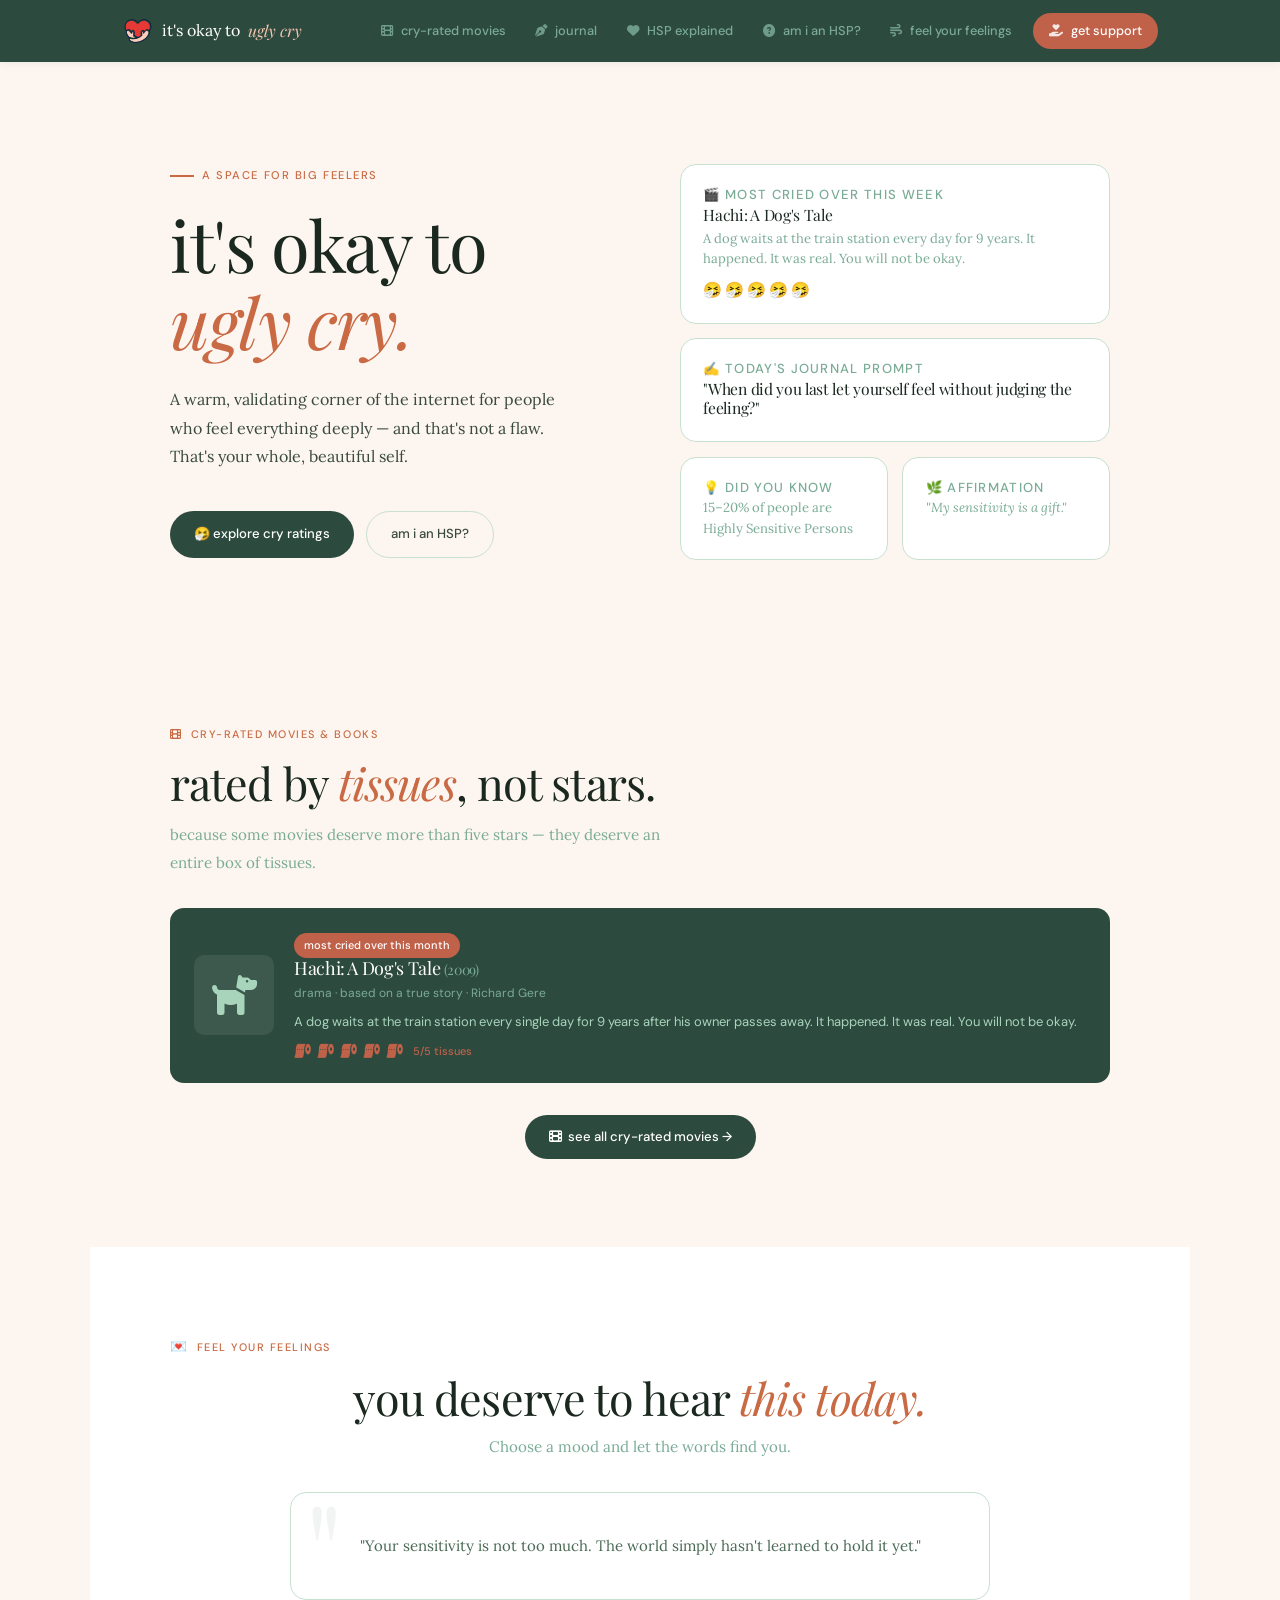
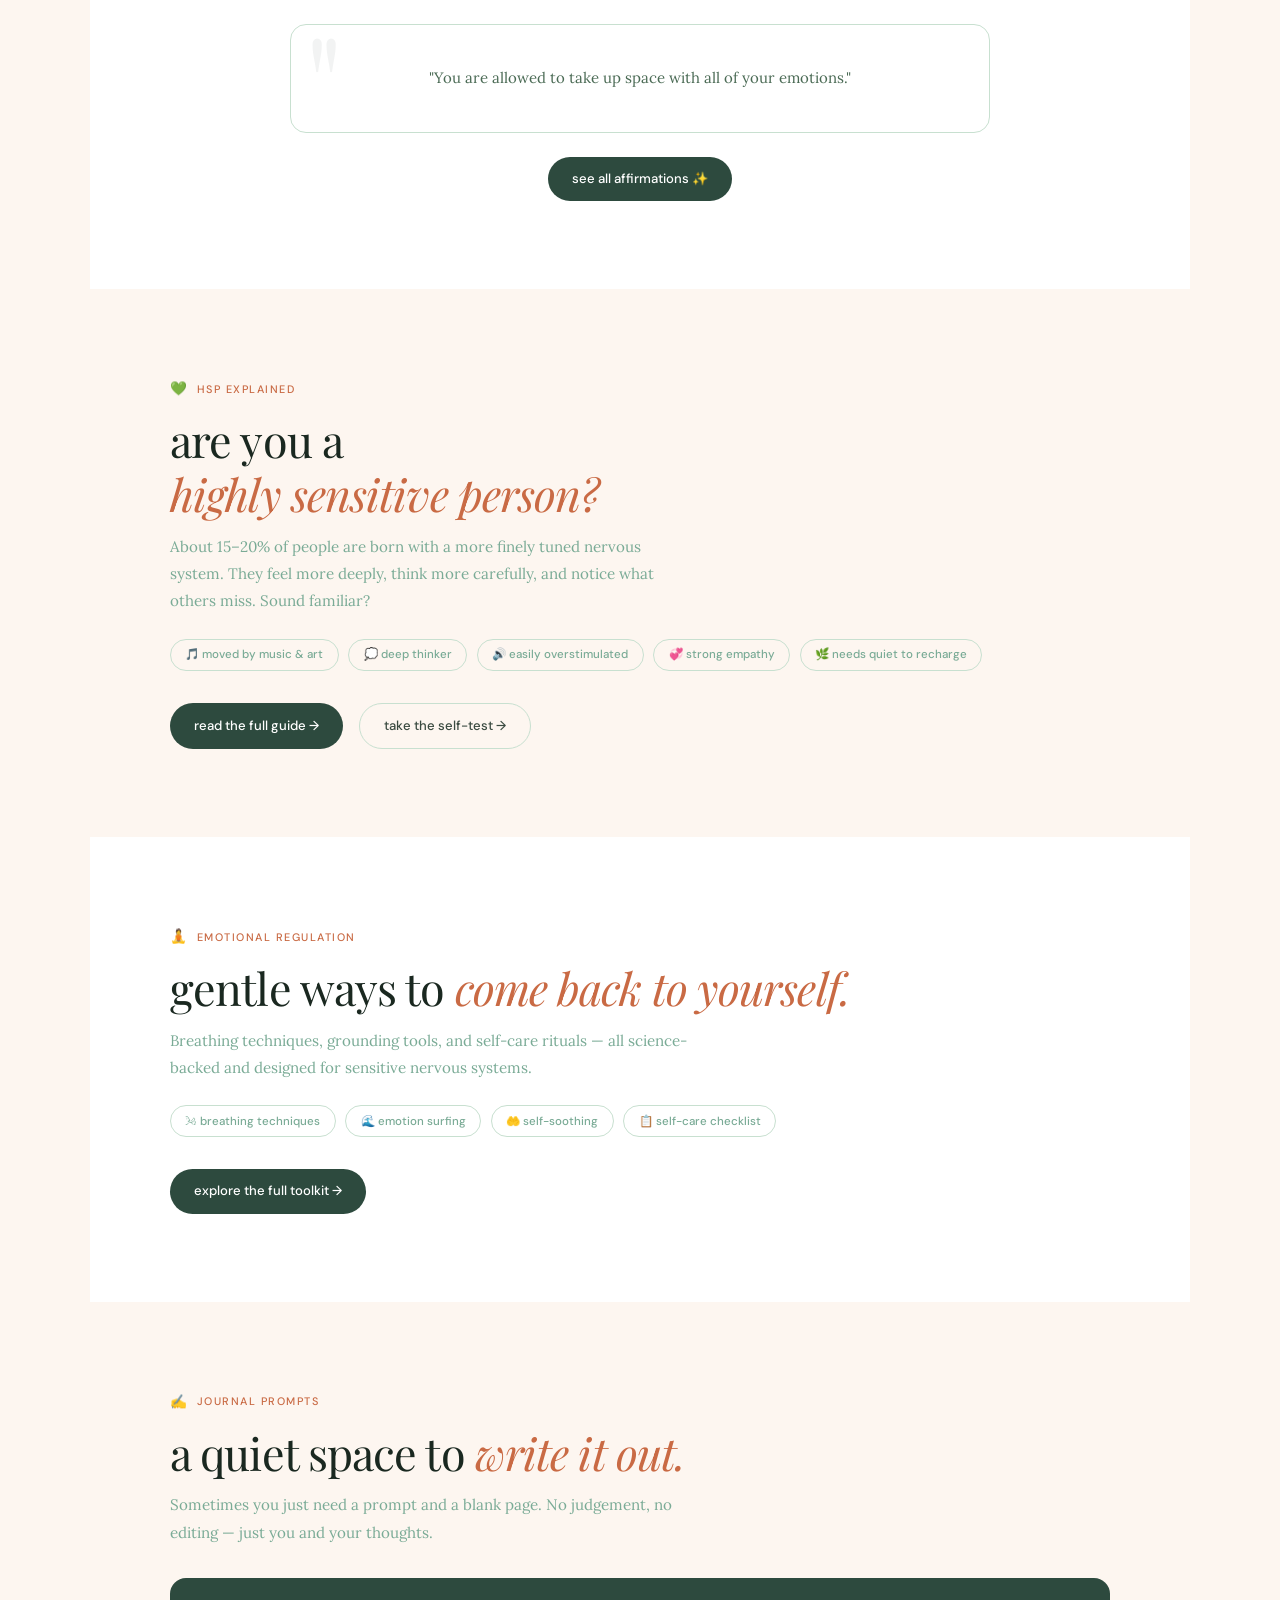
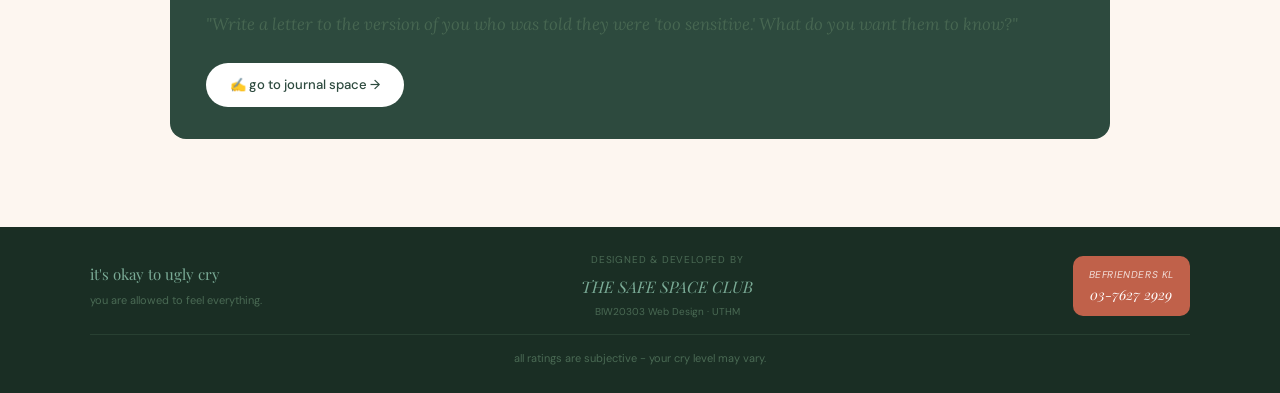
<file: homepage.html>
<!DOCTYPE html>
<html lang="en">
<head>
<meta charset="UTF-8"/>
<meta name="viewport" content="width=device-width, initial-scale=1.0"/>
<title>it's okay to ugly cry</title>
<link rel="preconnect" href="https://fonts.googleapis.com"/>
<link rel="preconnect" href="https://fonts.gstatic.com" crossorigin/>
<link href="https://fonts.googleapis.com/css2?family=Playfair+Display:ital,wght@0,400;0,700;1,400;1,700&family=DM+Sans:wght@300;400;500&family=Lora:ital,wght@0,400;1,400&display=swap" rel="stylesheet"/>
<link rel="stylesheet" href="css/style.css">
<link rel="stylesheet" href="https://cdnjs.cloudflare.com/ajax/libs/font-awesome/6.5.0/css/all.min.css"/>
</head>
<body class="home-page">
<a href="#main-content" class="skip-link">skip to content</a>

<header>
            <nav class="navbar" aria-label="Main navigation">
                <div class="navbar-inner">
                    <a href="homepage.html" class="navbar-logo">
                        <img src="images/logo.png" class="logo-img" alt="" />
                        it's okay to <span>ugly cry</span>
                    </a>

                                        <ul class="navbar-links" role="list">
                        <li><a href="movie.html"><i class="fa-solid fa-film" aria-hidden="true"></i> cry-rated movies</a></li>
                        <li><a href="journal.html"><i class="fa-solid fa-pen-nib" aria-hidden="true"></i> journal</a></li>
                        <li><a href="hsp.html"><i class="fa-solid fa-heart" aria-hidden="true"></i> HSP explained</a></li>
                        <li><a href="hsp_quiz.html"><i class="fa-solid fa-circle-question" aria-hidden="true"></i> am i an HSP?</a></li>
                        <li><a href="sub_page.html"><i class="fa-solid fa-wind" aria-hidden="true"></i> feel your feelings</a></li>
                        <li><a href="emotional_kit.html" class="navbar-cta"><i class="fa-solid fa-hand-holding-heart" aria-hidden="true"></i> get support</a></li>
                    </ul>

                    <button class="hamburger" aria-label="Open mobile menu" aria-expanded="false" aria-controls="mobile-menu" onclick="toggleMenu(this)">
                        <span></span>
                        <span></span>
                        <span></span>
                    </button>
                </div> 
                
                <nav id="mobile-menu" class="mobile-menu" aria-label="Mobile navigation">
                    <a href="homepage.html" aria-current="page"><i class="fa-solid fa-house" aria-hidden="true"></i> home</a>
                    <a href="movie.html"><i class="fa-solid fa-film" aria-hidden="true"></i> cry-rated movies</a>
                    <a href="journal.html"><i class="fa-solid fa-pen-nib" aria-hidden="true"></i> journal</a>
                    <a href="hsp.html"><i class="fa-solid fa-heart" aria-hidden="true"></i> HSP explained</a>
                    <a href="hsp_quiz.html"><i class="fa-solid fa-circle-question" aria-hidden="true"></i> am i an HSP?</a>
                    <a href="sub_page.html"><i class="fa-solid fa-wind" aria-hidden="true"></i> feel your feelings</a>
                    <a href="emotional_kit.html"><i class="fa-solid fa-hand-holding-heart" aria-hidden="true"></i> get support</a>
                </nav>
            </nav>
        </header>

<main id="main-content">

<article aria-label="homepage content">

<div class="hero" style="padding-top: clamp(4rem,8vw,7rem);">
  <div class="hero-text">
    <p class="hero-eyebrow">a space for big feelers</p>
    <h1 class="hero-title">it's okay to<br/><em>ugly cry.</em></h1>
    <p class="hero-body">A warm, validating corner of the internet for people who feel everything deeply — and that's not a flaw. That's your whole, beautiful self.</p>
    <div class="hero-btns">
      <a href="movie.html" class="btn-solid">🤧 explore cry ratings</a>
      <a href="hsp.html" class="btn-outline">am i an HSP?</a>
    </div>
  </div>
  <div class="hero-cards">
    <div class="hcard">
      <p class="hcard-tag">🎬 most cried over this week</p>
      <h2 class="hcard-title">Hachi: A Dog's Tale</h2>
      <p>A dog waits at the train station every day for 9 years. It happened. It was real. You will not be okay.</p>
      <div class="tissues">
        <span>🤧</span><span>🤧</span><span>🤧</span><span>🤧</span><span>🤧</span>
      </div>
    </div>
    <div class="hcard">
      <p class="hcard-tag">✍ today's journal prompt</p>
      <h2 class="hcard-title">"When did you last let yourself feel without judging the feeling?"</h2>
    </div>
    <div class="hcard-row">
      <div class="hcard">
        <p class="hcard-tag">💡 did you know</p>
        <p>15–20% of people are Highly Sensitive Persons</p>
      </div>
      <div class="hcard">
        <p class="hcard-tag">🌿 affirmation</p>
        <p style="font-style:italic;">"My sensitivity is a gift."</p>
      </div>
    </div>
  </div>
</div>

<section class="section" id="movies" aria-labelledby="h-movies">
  <div class="section-inner">
    <p class="section-label"><i class="fa-solid fa-film" aria-hidden="true"></i> cry-rated movies &amp; books</p>
    <h2 class="section-h" id="h-movies">rated by <em>tissues</em>, not stars.</h2>
    <p class="section-desc">because some movies deserve more than five stars — they deserve an entire box of tissues.</p>

    <article class="featured-card" aria-label="Most cried over this month" style="margin-top:2rem;">
      <div class="featured-emoji" aria-hidden="true">
        <i class="fa-solid fa-dog" style="color:#a8d4bc; font-size:2.5rem;"></i>
      </div>
      <div class="featured-content">
        <span class="badge badge-terra">most cried over this month</span>
        <h2 class="featured-title">Hachi: A Dog's Tale <small style="font-size:0.875rem; color:var(--green-mid);">(2009)</small></h2>
        <p class="featured-sub">drama &middot; based on a true story &middot; Richard Gere</p>
        <p class="featured-desc">A dog waits at the train station every single day for 9 years after his owner passes away. It happened. It was real. You will not be okay.</p>
        <div class="tissue-row" aria-label="Tissue rating: 5 out of 5">
          <i class="fa-solid fa-toilet-paper tissue-icon-filled" aria-hidden="true"></i>
          <i class="fa-solid fa-toilet-paper tissue-icon-filled" aria-hidden="true"></i>
          <i class="fa-solid fa-toilet-paper tissue-icon-filled" aria-hidden="true"></i>
          <i class="fa-solid fa-toilet-paper tissue-icon-filled" aria-hidden="true"></i>
          <i class="fa-solid fa-toilet-paper tissue-icon-filled" aria-hidden="true"></i>
          <span class="tissue-score">5/5 tissues</span>
        </div>
      </div>
    </article>

    <div style="text-align:center; margin-top:2rem;">
      <a href="movie.html" class="btn-solid"><i class="fa-solid fa-film" aria-hidden="true"></i> see all cry-rated movies →</a>
    </div>
  </div>
</section>

<section class="section section-alt" id="affirmations" aria-labelledby="h-affirmations">
  <div class="section-inner">
    <p class="section-label"><span class="icon">💌</span> feel your feelings</p>
    <h2 class="section-h" id="h-affirmations" style="text-align:center; margin:0 auto 0.5rem;">you deserve to hear <em>this today.</em></h2>
    <p class="section-desc" style="text-align:center; margin:0 auto 0;">Choose a mood and let the words find you.</p>

    <div class="aff-preview" style="margin-top:2rem;">
      <div class="big-quote">
        <p>"Your sensitivity is not too much. The world simply hasn't learned to hold it yet."</p>
      </div>
      <div class="big-quote" style="margin-top:1rem;">
        <p>"You are allowed to take up space with all of your emotions."</p>
      </div>
      <div class="aff-controls" style="margin-top:1.5rem; text-align:center;">
        <a href="sub_page.html" class="btn-solid">see all affirmations ✨</a>
      </div>
    </div>
  </div>
</section>

<section class="section" id="hsp" aria-labelledby="h-hsp">
  <div class="section-inner">
    <p class="section-label"><span class="icon">💚</span> HSP explained</p>
    <h2 class="section-h" id="h-hsp">are you a<br/><em>highly sensitive person?</em></h2>
    <p class="section-desc">About 15–20% of people are born with a more finely tuned nervous system. They feel more deeply, think more carefully, and notice what others miss. Sound familiar?</p>
    <div class="teaser-pills" style="display:flex; flex-wrap:wrap; gap:0.6rem; margin:1.5rem 0 2rem;">
      <span class="hero-tag">🎵 moved by music &amp; art</span>
      <span class="hero-tag">💭 deep thinker</span>
      <span class="hero-tag">🔊 easily overstimulated</span>
      <span class="hero-tag">💞 strong empathy</span>
      <span class="hero-tag">🌿 needs quiet to recharge</span>
    </div>
    <div style="display:flex; gap:1rem; flex-wrap:wrap;">
      <a href="hsp.html" class="btn-solid">read the full guide →</a>
      <a href="hsp_quiz.html" class="btn-outline">take the self-test →</a>
    </div>
  </div>
</section>

<section class="section section-alt" id="regulation" aria-labelledby="h-regulation">
  <div class="section-inner">
    <p class="section-label"><span class="icon">🧘</span> emotional regulation</p>
    <h2 class="section-h" id="h-regulation">gentle ways to <em>come back to yourself.</em></h2>
    <p class="section-desc">Breathing techniques, grounding tools, and self-care rituals — all science-backed and designed for sensitive nervous systems.</p>
    <div style="display:flex; gap:0.6rem; flex-wrap:wrap; margin:1.5rem 0 2rem;">
      <span class="hero-tag">🌬 breathing techniques</span>
      <span class="hero-tag">🌊 emotion surfing</span>
      <span class="hero-tag">🤲 self-soothing</span>
      <span class="hero-tag">📋 self-care checklist</span>
    </div>
    <a href="emotional_kit.html" class="btn-solid">explore the full toolkit →</a>
  </div>
</section>

<section class="section" id="journal" aria-labelledby="h-journal">
  <div class="section-inner">
    <p class="section-label"><span class="icon">✍️</span> journal prompts</p>
    <h2 class="section-h" id="h-journal">a quiet space to <em>write it out.</em></h2>
    <p class="section-desc">Sometimes you just need a prompt and a blank page. No judgement, no editing — just you and your thoughts.</p>
    <div class="teaser-card" style="margin-top:2rem; background:var(--green-dark); border-radius:var(--r-lg); padding:2rem 2.25rem; color:#fff;">
      <p style="font-family:var(--ff-body); font-style:italic; font-size:1.05rem; line-height:1.7; margin-bottom:1.5rem; opacity:0.9;">"Write a letter to the version of you who was told they were 'too sensitive.' What do you want them to know?"</p>
      <a href="journal.html" class="btn-solid" style="background:#fff; color:var(--green-dark);">✍️ go to journal space →</a>
    </div>
  </div>
</section>

</article>

</main>

<footer class="footer">
            <div class="footer-inner">
                <div class="footer-brand">
                    <p class="footer-logo">it's okay to ugly cry</p>
                    <p class="footer-note">you are allowed to feel everything.</p>
                </div>

                <div class="footer-group" aria-label="Project group">
                    <p class="footer-group-label">designed &amp; developed by</p>
                    <p class="footer-group-name">THE SAFE SPACE CLUB</p>
                    <p class="footer-group-course">BIW20303 Web Design &middot; UTHM</p>
                </div>

                <address class="footer-hotline" aria-label="Crisis hotline">
                    <span class="footer-hotline-label">Befrienders KL</span>
                    <a href="tel:0376272929" class="footer-hotline-num" style="color:#fff; text-decoration:none;">03-7627 2929</a>
                </address>
            </div>
            
            <div class="footer-bottom">
                <p>all ratings are subjective - your cry level may vary.</p>
            </div>
        </footer>


<script>

// Mobile Menu Drawer Toggle Function
            function toggleMenu(btn) {
                const menu = document.getElementById('mobile-menu');
                const isOpen = menu.classList.toggle('open');
                btn.setAttribute('aria-expanded', isOpen);
            }

</script>
</body>
</html>
</file>
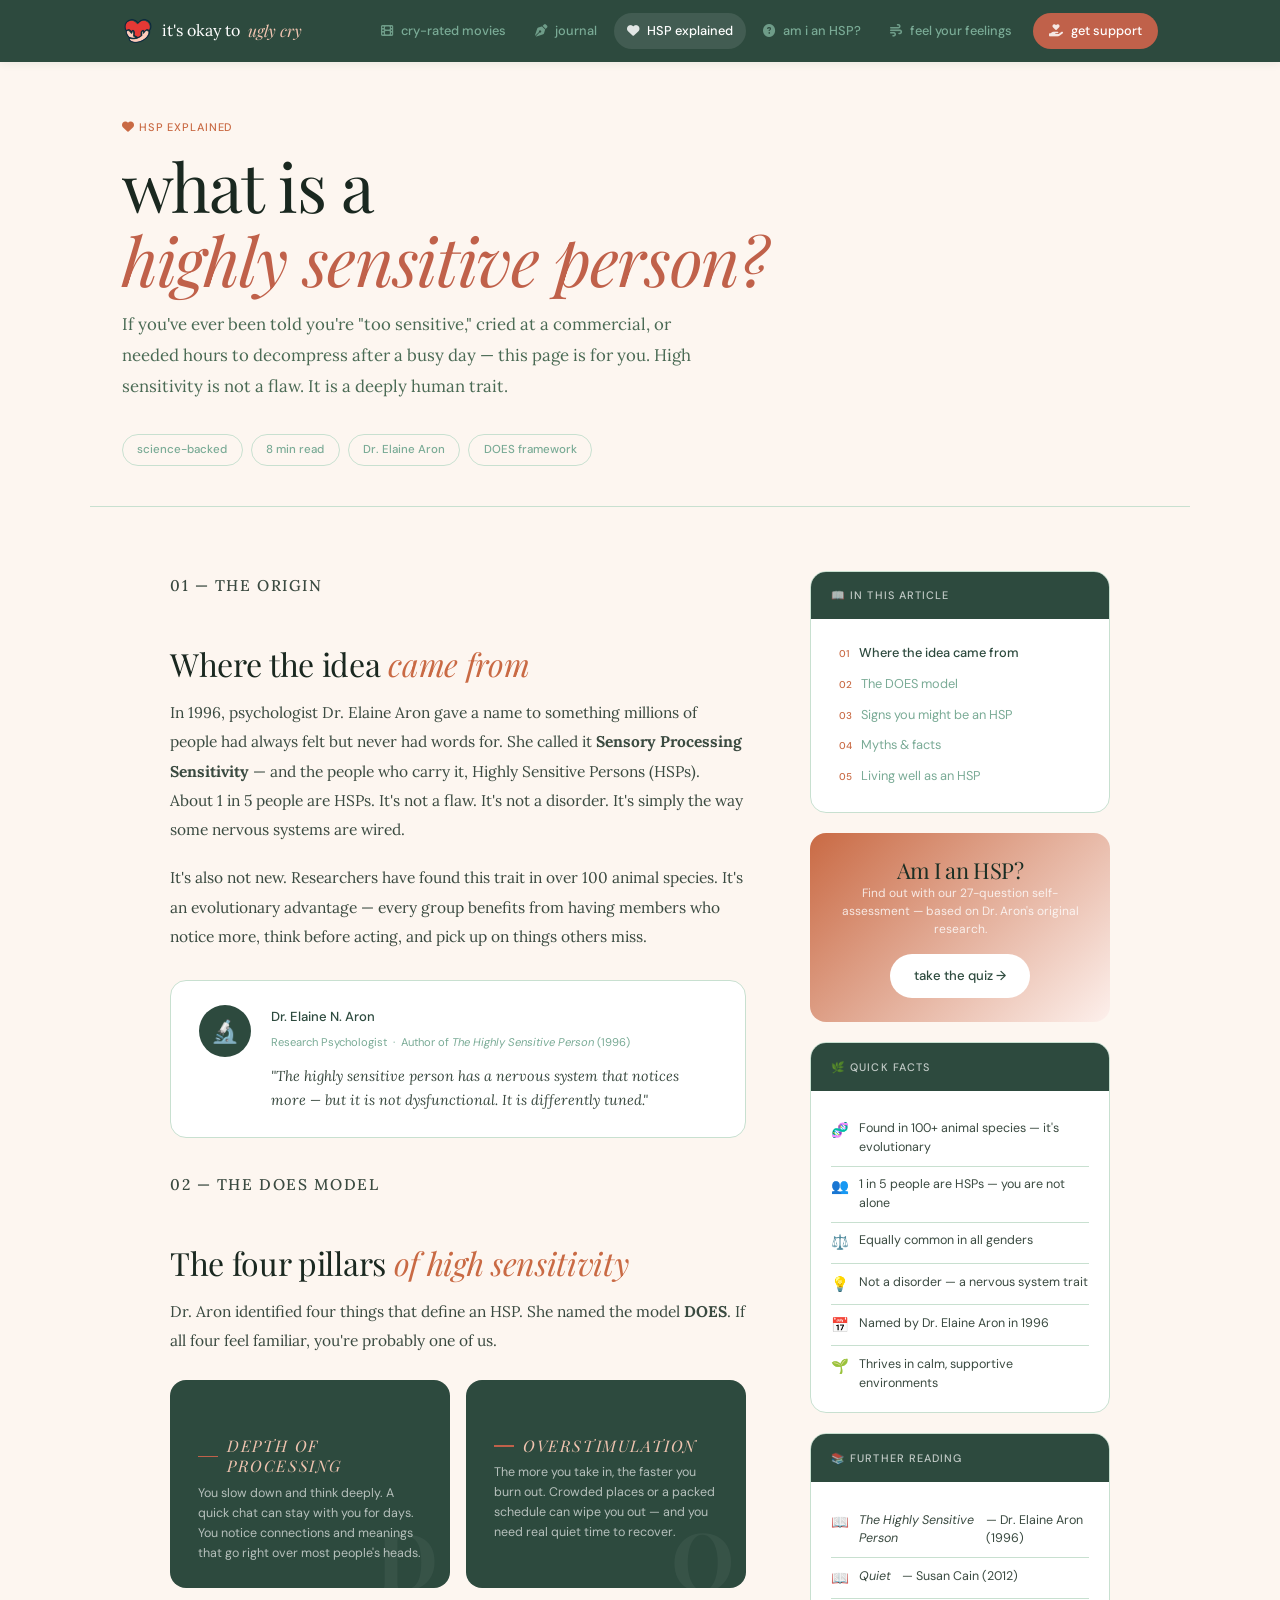
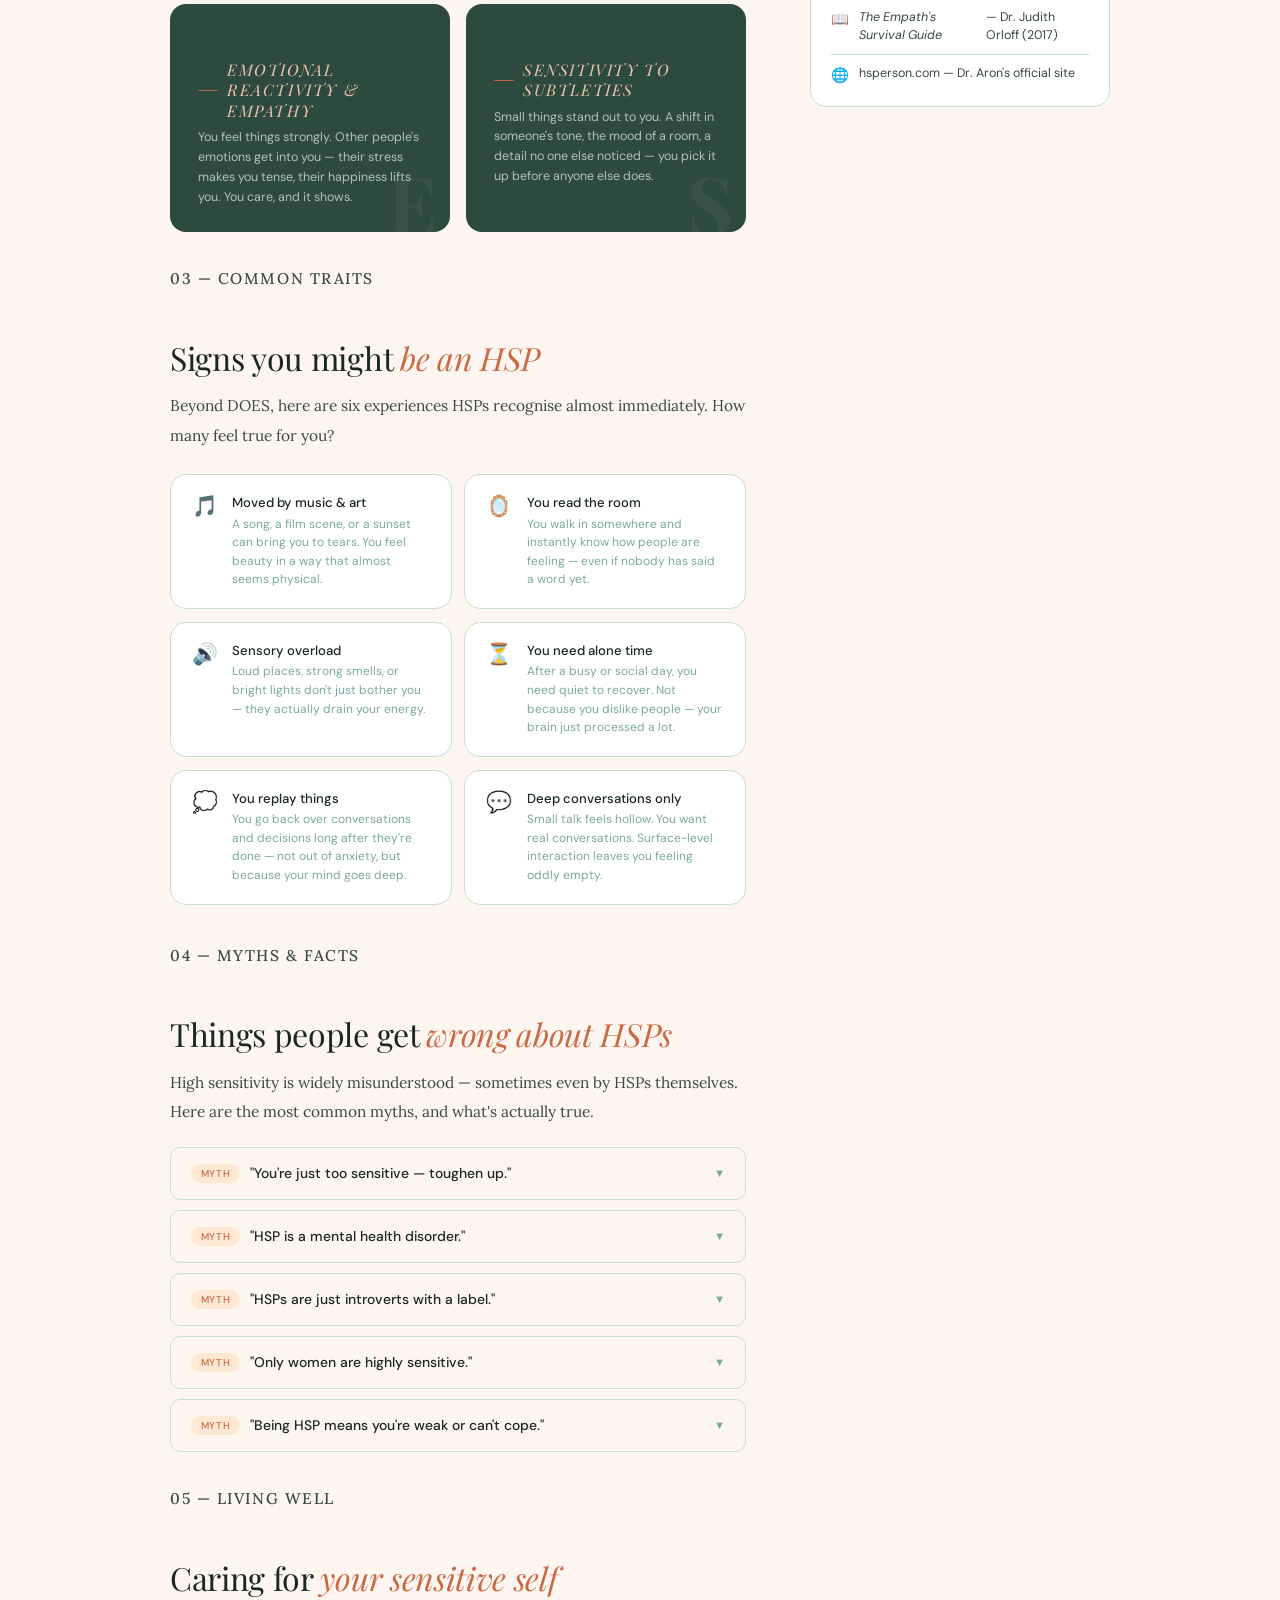
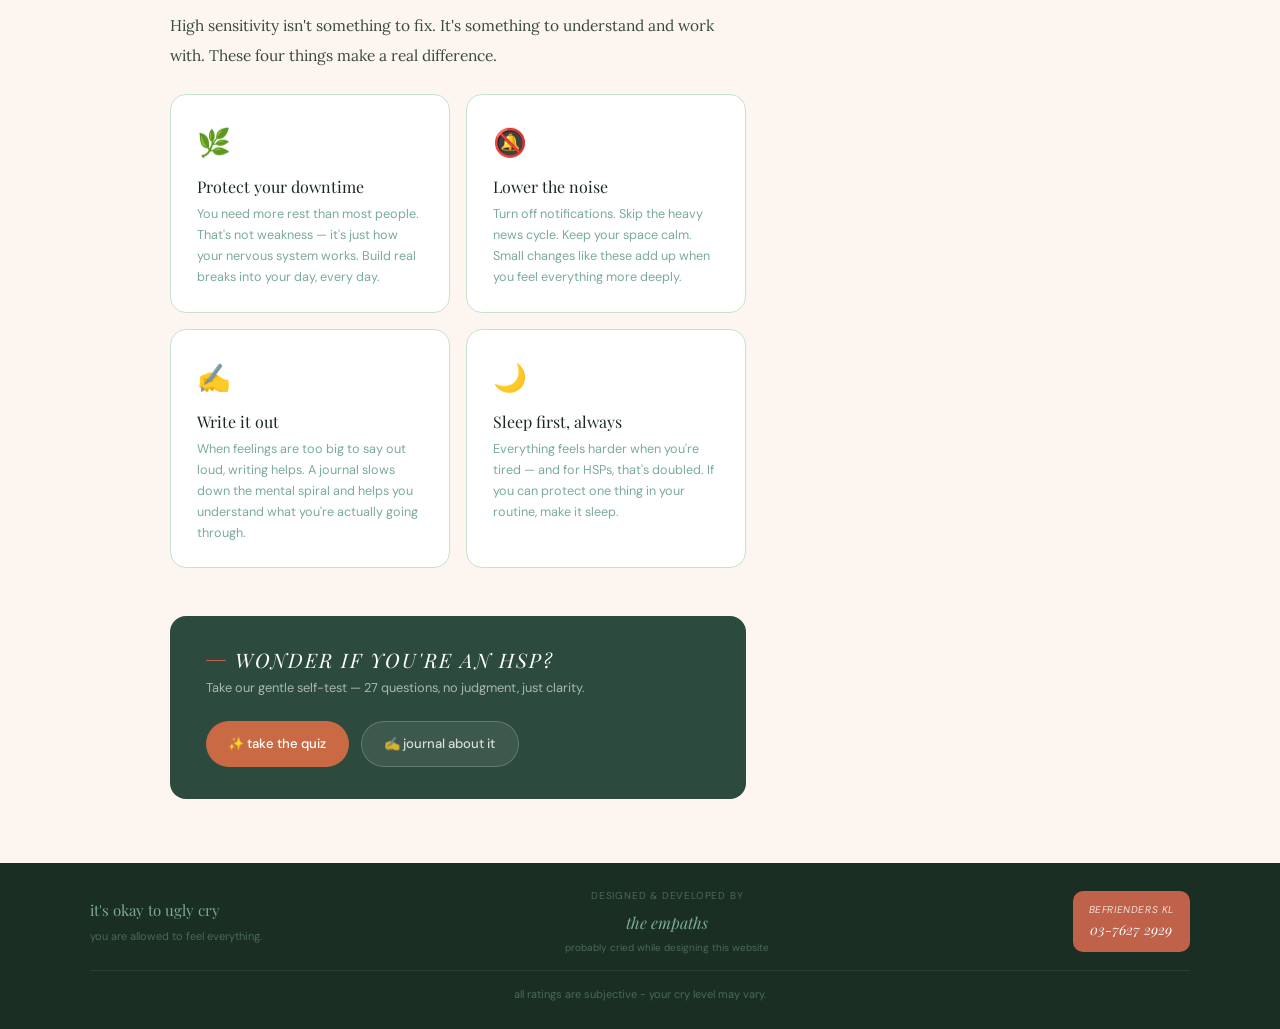
<file: hsp.html>
<!DOCTYPE html>
<html lang="en">
<head>
<meta charset="UTF-8"/>
<meta name="viewport" content="width=device-width, initial-scale=1.0"/>
<title>What is an HSP?</title>
<link rel="preconnect" href="https://fonts.googleapis.com"/>
<link rel="preconnect" href="https://fonts.gstatic.com" crossorigin/>
<link href="https://fonts.googleapis.com/css2?family=Playfair+Display:ital,wght@0,400;0,700;1,400;1,700&family=DM+Sans:wght@300;400;500&family=Lora:ital,wght@0,400;1,400&display=swap" rel="stylesheet"/>
<link rel="stylesheet" href="css/style.css"/>
<link rel="stylesheet" href="https://cdnjs.cloudflare.com/ajax/libs/font-awesome/6.5.0/css/all.min.css"/>

</head>
<body class="hsp-page">
<a href="#main-content" class="skip-link">skip to content</a>

<!-- NAV -->
<header>
  <nav class="navbar" aria-label="Main navigation">
    <div class="navbar-inner">
      <a href="index.html" class="navbar-logo">
        <img src="images/logo.png" class="logo-img" alt=""/>
        it's okay to <span>ugly cry</span>
      </a>
                          <ul class="navbar-links" role="list">
                        <li><a href="movie.html"><i class="fa-solid fa-film" aria-hidden="true"></i> cry-rated movies</a></li>
                        <li><a href="journal.html"><i class="fa-solid fa-pen-nib" aria-hidden="true"></i> journal</a></li>
                        <li><a href="hsp.html" class="active" aria-current="page"><i class="fa-solid fa-heart" aria-hidden="true"></i> HSP explained</a></li>
                        <li><a href="hsp_quiz.html"><i class="fa-solid fa-circle-question" aria-hidden="true"></i> am i an HSP?</a></li>
                        <li><a href="sub_page.html"><i class="fa-solid fa-wind" aria-hidden="true"></i> feel your feelings</a></li>
                        <li><a href="emotional_kit.html" class="navbar-cta"><i class="fa-solid fa-hand-holding-heart" aria-hidden="true"></i> get support</a></li>
                    </ul>
      <button class="hamburger" aria-label="Open mobile menu" aria-expanded="false" aria-controls="mobile-menu" onclick="toggleMenu(this)">
        <span></span><span></span><span></span>
      </button>
    </div>
    <nav id="mobile-menu" class="mobile-menu" aria-label="Mobile navigation">
                    <a href="index.html"><i class="fa-solid fa-house" aria-hidden="true"></i> home</a>
                    <a href="movie.html"><i class="fa-solid fa-film" aria-hidden="true"></i> cry-rated movies</a>
                    <a href="journal.html"><i class="fa-solid fa-pen-nib" aria-hidden="true"></i> journal</a>
                    <a href="hsp.html" aria-current="page"><i class="fa-solid fa-heart" aria-hidden="true"></i> HSP explained</a>
                    <a href="hsp_quiz.html"><i class="fa-solid fa-circle-question" aria-hidden="true"></i> am i an HSP?</a>
                    <a href="sub_page.html"><i class="fa-solid fa-wind" aria-hidden="true"></i> feel your feelings</a>
                    <a href="emotional_kit.html"><i class="fa-solid fa-hand-holding-heart" aria-hidden="true"></i> get support</a>
                </nav>
  </nav>
</header>

<main id="main-content">

<!-- PAGE HERO -->
<div class="page-hero">
  <span class="label-tag"><i class="fa-solid fa-heart" aria-hidden="true"></i>HSP explained</span>
  <h1 class="page-title">what is a<br/><em>highly sensitive person?</em></h1>
  <p class="page-lead">If you've ever been told you're "too sensitive," cried at a commercial, or needed hours to decompress after a busy day — this page is for you. High sensitivity is not a flaw. It is a deeply human trait.</p>
  <div class="hero-tags">
    <span class="hero-tag">science-backed</span>
    <span class="hero-tag">8 min read</span>
    <span class="hero-tag">Dr. Elaine Aron</span>
    <span class="hero-tag">DOES framework</span>
  </div>
</div>

<div class="hdivider" style="margin-top:0;"></div>

<!-- CONTENT -->
<div class="content-wrap">

  <!-- ARTICLE -->
  <section aria-labelledby="hsp-page-title">
  <article class="article">

    <!-- ══ 01 — ORIGIN ══════════════════════════════════════════════════════ -->
    <p class="section-num reveal">01 — the origin</p>
    <h2 id="origin" class="reveal">Where the idea <em>came from</em></h2>

    <p class="reveal">In 1996, psychologist Dr. Elaine Aron gave a name to something millions of people had always felt but never had words for. She called it <strong>Sensory Processing Sensitivity</strong> — and the people who carry it, Highly Sensitive Persons (HSPs). About 1 in 5 people are HSPs. It's not a flaw. It's not a disorder. It's simply the way some nervous systems are wired.</p>

    <p class="reveal">It's also not new. Researchers have found this trait in over 100 animal species. It's an evolutionary advantage — every group benefits from having members who notice more, think before acting, and pick up on things others miss.</p>

    <div class="founder-card reveal">
      <div class="founder-avatar">🔬</div>
      <div>
        <p class="founder-name">Dr. Elaine N. Aron</p>
        <p class="founder-title">Research Psychologist &nbsp;·&nbsp; Author of <em>The Highly Sensitive Person</em> (1996)</p>
        <p class="founder-quote">"The highly sensitive person has a nervous system that notices more — but it is not dysfunctional. It is differently tuned."</p>
      </div>
    </div>


    <!-- ══ 02 — DOES MODEL ═══════════════════════════════════════════════════ -->
    <p class="section-num reveal">02 — the DOES model</p>
    <h2 id="does" class="reveal">The four pillars <em>of high sensitivity</em></h2>

    <p class="reveal">Dr. Aron identified four things that define an HSP. She named the model <strong>DOES</strong>. If all four feel familiar, you're probably one of us.</p>

    <div class="does-grid">
      <div class="does-card reveal d1" data-letter="D">
        <h3 class="does-h">Depth of Processing</h3>
        <p>You slow down and think deeply. A quick chat can stay with you for days. You notice connections and meanings that go right over most people's heads.</p>
      </div>
      <div class="does-card reveal d2" data-letter="O">
        <h3 class="does-h">Overstimulation</h3>
        <p>The more you take in, the faster you burn out. Crowded places or a packed schedule can wipe you out — and you need real quiet time to recover.</p>
      </div>
      <div class="does-card reveal d3" data-letter="E">
        <h3 class="does-h">Emotional Reactivity &amp; Empathy</h3>
        <p>You feel things strongly. Other people's emotions get into you — their stress makes you tense, their happiness lifts you. You care, and it shows.</p>
      </div>
      <div class="does-card reveal d4" data-letter="S">
        <h3 class="does-h">Sensitivity to Subtleties</h3>
        <p>Small things stand out to you. A shift in someone's tone, the mood of a room, a detail no one else noticed — you pick it up before anyone else does.</p>
      </div>
    </div>


    <!-- ══ 03 — COMMON TRAITS ═════════════════════════════════════════════════ -->
    <p class="section-num reveal">03 — common traits</p>
    <h2 id="traits" class="reveal">Signs you might <em>be an HSP</em></h2>

    <p class="reveal">Beyond DOES, here are six experiences HSPs recognise almost immediately. How many feel true for you?</p>

    <div class="trait-cards-grid">
      <div class="trait-card reveal d1">
        <span class="trait-card-icon">🎵</span>
        <div>
          <p class="trait-card-title">Moved by music &amp; art</p>
          <p class="trait-card-desc">A song, a film scene, or a sunset can bring you to tears. You feel beauty in a way that almost seems physical.</p>
        </div>
      </div>
      <div class="trait-card reveal d2">
        <span class="trait-card-icon">🪞</span>
        <div>
          <p class="trait-card-title">You read the room</p>
          <p class="trait-card-desc">You walk in somewhere and instantly know how people are feeling — even if nobody has said a word yet.</p>
        </div>
      </div>
      <div class="trait-card reveal d1">
        <span class="trait-card-icon">🔊</span>
        <div>
          <p class="trait-card-title">Sensory overload</p>
          <p class="trait-card-desc">Loud places, strong smells, or bright lights don't just bother you — they actually drain your energy.</p>
        </div>
      </div>
      <div class="trait-card reveal d2">
        <span class="trait-card-icon">⏳</span>
        <div>
          <p class="trait-card-title">You need alone time</p>
          <p class="trait-card-desc">After a busy or social day, you need quiet to recover. Not because you dislike people — your brain just processed a lot.</p>
        </div>
      </div>
      <div class="trait-card reveal d1">
        <span class="trait-card-icon">💭</span>
        <div>
          <p class="trait-card-title">You replay things</p>
          <p class="trait-card-desc">You go back over conversations and decisions long after they're done — not out of anxiety, but because your mind goes deep.</p>
        </div>
      </div>
      <div class="trait-card reveal d2">
        <span class="trait-card-icon">💬</span>
        <div>
          <p class="trait-card-title">Deep conversations only</p>
          <p class="trait-card-desc">Small talk feels hollow. You want real conversations. Surface-level interaction leaves you feeling oddly empty.</p>
        </div>
      </div>
    </div>


    <!-- ══ 05 — MYTHS & FACTS ══════════════════════════════════════════════════ -->
    <p class="section-num reveal">04 — myths &amp; facts</p>
    <h2 id="myths" class="reveal">Things people get <em>wrong about HSPs</em></h2>

    <p class="reveal">High sensitivity is widely misunderstood — sometimes even by HSPs themselves. Here are the most common myths, and what's actually true.</p>

    <div class="myth-list reveal">

      <div class="myth-item">
        <button class="myth-trigger" onclick="toggleMyth(this)">
          <span class="myth-label"><span class="myth-badge">myth</span> "You're just too sensitive — toughen up."</span>
          <span class="myth-arrow">▼</span>
        </button>
        <div class="myth-body">
          <p>Being sensitive isn't a choice — it's wired into your nervous system. You can't think your way out of it, and you don't need to. Being strong and being sensitive are not opposites. They coexist all the time.</p>
          <div class="fact-highlight">✅ Fact: HSPs tend to score high on care, attention to detail, and awareness — traits that make them excellent in roles that require empathy and precision.</div>
        </div>
      </div>

      <div class="myth-item">
        <button class="myth-trigger" onclick="toggleMyth(this)">
          <span class="myth-label"><span class="myth-badge">myth</span> "HSP is a mental health disorder."</span>
          <span class="myth-arrow">▼</span>
        </button>
        <div class="myth-body">
          <p>High sensitivity isn't a condition or an illness — it doesn't appear in any medical handbook. It's a personality trait, like being creative or detail-oriented. It can sometimes overlap with anxiety, but they are not the same thing.</p>
          <div class="fact-highlight">✅ Fact: Dr. Aron calls SPS a neutral trait — not a problem. In the right environment, it's genuinely a strength.</div>
        </div>
      </div>

      <div class="myth-item">
        <button class="myth-trigger" onclick="toggleMyth(this)">
          <span class="myth-label"><span class="myth-badge">myth</span> "HSPs are just introverts with a label."</span>
          <span class="myth-arrow">▼</span>
        </button>
        <div class="myth-body">
          <p>Introversion is about social energy. High sensitivity is about how deeply you process the world. They overlap — but they're different things. Plenty of HSPs are extroverts who love people but still need quiet time after too much input.</p>
          <div class="fact-highlight">✅ Fact: Many HSPs are performers, teachers, and public figures who thrive socially — and still need time to decompress afterward.</div>
        </div>
      </div>

      <div class="myth-item">
        <button class="myth-trigger" onclick="toggleMyth(this)">
          <span class="myth-label"><span class="myth-badge">myth</span> "Only women are highly sensitive."</span>
          <span class="myth-arrow">▼</span>
        </button>
        <div class="myth-body">
          <p>Men are just as likely to be HSPs. The difference is that boys and men are more often told to hide their sensitivity — so it goes unrecognised, and they go unsupported.</p>
          <div class="fact-highlight">✅ Fact: Research consistently shows that high sensitivity is equally common across all genders.</div>
        </div>
      </div>

      <div class="myth-item">
        <button class="myth-trigger" onclick="toggleMyth(this)">
          <span class="myth-label"><span class="myth-badge">myth</span> "Being HSP means you're weak or can't cope."</span>
          <span class="myth-arrow">▼</span>
        </button>
        <div class="myth-body">
          <p>HSPs who grow up in a supportive environment often do better than average — they're more careful, more empathetic, and more tuned in to the people around them. Context matters more than most people realise.</p>
          <div class="fact-highlight">✅ Fact: Scientists call this "differential susceptibility" — sensitive people are more affected by their environment, for better and for worse.</div>
        </div>
      </div>

    </div>


    <!-- ══ 06 — LIVING WELL ════════════════════════════════════════════════════ -->
    <p class="section-num reveal">05 — living well</p>
    <h2 id="living" class="reveal">Caring for <em>your sensitive self</em></h2>

    <p class="reveal">High sensitivity isn't something to fix. It's something to understand and work with. These four things make a real difference.</p>

    <div class="living-grid">
      <div class="living-card reveal d1">
        <span class="living-card-icon">🌿</span>
        <p class="living-card-title">Protect your downtime</p>
        <p class="living-card-desc">You need more rest than most people. That's not weakness — it's just how your nervous system works. Build real breaks into your day, every day.</p>
      </div>
      <div class="living-card reveal d2">
        <span class="living-card-icon">🔕</span>
        <p class="living-card-title">Lower the noise</p>
        <p class="living-card-desc">Turn off notifications. Skip the heavy news cycle. Keep your space calm. Small changes like these add up when you feel everything more deeply.</p>
      </div>
      <div class="living-card reveal d1">
        <span class="living-card-icon">✍️</span>
        <p class="living-card-title">Write it out</p>
        <p class="living-card-desc">When feelings are too big to say out loud, writing helps. A journal slows down the mental spiral and helps you understand what you're actually going through.</p>
      </div>
      <div class="living-card reveal d2">
        <span class="living-card-icon">🌙</span>
        <p class="living-card-title">Sleep first, always</p>
        <p class="living-card-desc">Everything feels harder when you're tired — and for HSPs, that's doubled. If you can protect one thing in your routine, make it sleep.</p>
      </div>
    </div>


    <!-- ARTICLE CTA -->
    <div class="article-cta reveal">
      <div class="article-cta-text">
        <h3>wonder if you're an HSP?</h3>
        <p>Take our gentle self-test — 27 questions, no judgment, just clarity.</p>
      </div>
      <div style="display:flex; gap:0.75rem; flex-wrap:wrap;">
        <a href="hsp_quiz.html" class="btn-solid">✨ take the quiz</a>
        <a href="journal.html" class="btn-ghost">✍️ journal about it</a>
      </div>
    </div>

  </article>
  </section>

  <!-- SIDEBAR -->
  <aside class="sidebar">

    <div class="sidebar-card">
      <div class="sidebar-card-head">📖 in this article</div>
      <div class="sidebar-card-body">
        <ul class="toc-list">
          <li><a href="#origin" class="toc-active"><span class="toc-num">01</span> Where the idea came from</a></li>
          <li><a href="#does"><span class="toc-num">02</span> The DOES model</a></li>
          <li><a href="#traits"><span class="toc-num">03</span> Signs you might be an HSP</a></li>
          <li><a href="#myths"><span class="toc-num">04</span> Myths &amp; facts</a></li>
          <li><a href="#living"><span class="toc-num">05</span> Living well as an HSP</a></li>
        </ul>
      </div>
    </div>

    <div class="quiz-promo">
      <h3 class="does-h">Am I an HSP?</h3>
      <p>Find out with our 27-question self-assessment — based on Dr. Aron's original research.</p>
      <a href="hsp_quiz.html" class="btn-white">take the quiz →</a>
    </div>

    <div class="sidebar-card">
      <div class="sidebar-card-head">🌿 quick facts</div>
      <div class="sidebar-card-body">
        <div class="qfact"><span class="qfact-icon">🧬</span> Found in 100+ animal species — it's evolutionary</div>
        <div class="qfact"><span class="qfact-icon">👥</span> 1 in 5 people are HSPs — you are not alone</div>
        <div class="qfact"><span class="qfact-icon">⚖️</span> Equally common in all genders</div>
        <div class="qfact"><span class="qfact-icon">💡</span> Not a disorder — a nervous system trait</div>
        <div class="qfact"><span class="qfact-icon">📅</span> Named by Dr. Elaine Aron in 1996</div>
        <div class="qfact"><span class="qfact-icon">🌱</span> Thrives in calm, supportive environments</div>
      </div>
    </div>

    <div class="sidebar-card">
      <div class="sidebar-card-head">📚 further reading</div>
      <div class="sidebar-card-body">
        <div class="qfact"><span class="qfact-icon">📖</span> <em>The Highly Sensitive Person</em> — Dr. Elaine Aron (1996)</div>
        <div class="qfact"><span class="qfact-icon">📖</span> <em>Quiet</em> — Susan Cain (2012)</div>
        <div class="qfact"><span class="qfact-icon">📖</span> <em>The Empath's Survival Guide</em> — Dr. Judith Orloff (2017)</div>
        <div class="qfact"><span class="qfact-icon">🌐</span> hsperson.com — Dr. Aron's official site</div>
      </div>
    </div>

  </aside>
</div>

</main>

<!-- FOOTER -->
<footer class="footer">
  <div class="footer-inner">
    <div class="footer-brand">
      <p class="footer-logo">it's okay to ugly cry</p>
      <p class="footer-note">you are allowed to feel everything.</p>
    </div>
    <div class="footer-group" aria-label="Project group">
      <p class="footer-group-label">designed &amp; developed by</p>
      <p class="footer-group-name">the empaths</p>
      <p class="footer-group-course">probably cried while designing this website</p>
    </div>
    <address class="footer-hotline" aria-label="Crisis hotline">
      <span class="footer-hotline-label">Befrienders KL</span>
      <a href="tel:0376272929" class="footer-hotline-num" style="color:#fff; text-decoration:none;">03-7627 2929</a>
    </address>
  </div>
  <div class="footer-bottom">
    <p>all ratings are subjective - your cry level may vary.</p>
  </div>
</footer>

<script>
/* Mobile menu */
function toggleMenu(btn) {
  const menu = document.getElementById('mobile-menu');
  const isOpen = menu.classList.toggle('open');
  btn.setAttribute('aria-expanded', isOpen);
}

/* Myth accordion — one open at a time, smooth */
function toggleMyth(btn) {
  const item = btn.closest('.myth-item');
  const wasOpen = item.classList.contains('open');
  document.querySelectorAll('.myth-item.open').forEach(el => el.classList.remove('open'));
  if (!wasOpen) item.classList.add('open');
}

/* Scroll reveal */
const io = new IntersectionObserver((entries) => {
  entries.forEach(e => {
    if (e.isIntersecting) { e.target.classList.add('visible'); io.unobserve(e.target); }
  });
}, { threshold: 0.1, rootMargin: '0px 0px -36px 0px' });
document.querySelectorAll('.reveal').forEach(el => io.observe(el));

/* Scroll-spy TOC */
const sections = ['origin','does','traits','compare','myths','living'];
const tocMap = {};
sections.forEach(id => {
  const el   = document.getElementById(id);
  const link = document.querySelector(`.toc-list a[href="#${id}"]`);
  if (el && link) tocMap[id] = { el, link };
});
window.addEventListener('scroll', () => {
  let active = sections[0];
  sections.forEach(id => {
    const el = document.getElementById(id);
    if (el && el.getBoundingClientRect().top < 130) active = id;
  });
  Object.values(tocMap).forEach(({ link }) => link.classList.remove('toc-active'));
  if (tocMap[active]) tocMap[active].link.classList.add('toc-active');
}, { passive: true });
</script>
</body>
</html>
</file>
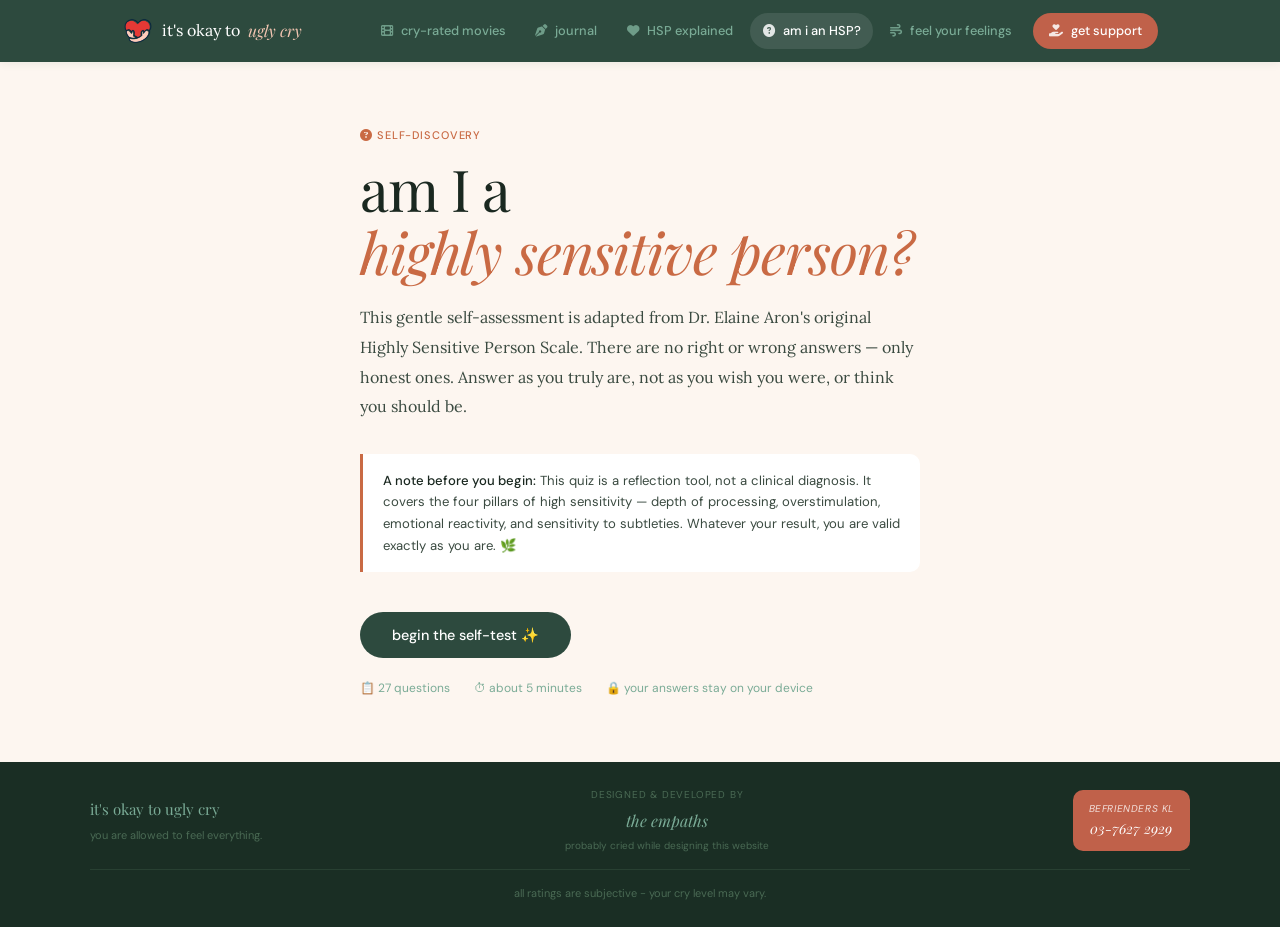
<file: hsp_quiz.html>
<!DOCTYPE html>
<html lang="en">
<head>
    <meta charset="UTF-8" />
    <meta name="viewport" content="width=device-width, initial-scale=1.0" />
    <title>Am I an HSP? — it's okay to ugly cry</title>
    <link rel="preconnect" href="https://fonts.googleapis.com" />
    <link rel="preconnect" href="https://fonts.gstatic.com" crossorigin />
    <link href="https://fonts.googleapis.com/css2?family=Playfair+Display:ital,wght@0,400;0,700;1,400;1,700&family=DM+Sans:wght@300;400;500&family=Lora:ital,wght@0,400;1,400&display=swap" rel="stylesheet" />
    <link rel="stylesheet" href="css/style.css" />
    <link rel="stylesheet" href="https://cdnjs.cloudflare.com/ajax/libs/font-awesome/6.5.0/css/all.min.css" />
</head>
<body class="hsp-quiz-page">
    <a href="#main-content" class="skip-link">skip to content</a>

    <!-- CONFETTI CANVAS -->
    <canvas id="confetti-canvas"></canvas>

    <!-- NAV -->
    <header>
        <nav class="navbar" aria-label="Main navigation">
            <div class="navbar-inner">
                <a href="index.html" class="navbar-logo">
                    <img src="images/logo.png" class="logo-img" alt="" />
                    it's okay to <span>ugly cry</span>
                </a>
                                    <ul class="navbar-links" role="list">
                        <li><a href="movie.html"><i class="fa-solid fa-film" aria-hidden="true"></i> cry-rated movies</a></li>
                        <li><a href="journal.html"><i class="fa-solid fa-pen-nib" aria-hidden="true"></i> journal</a></li>
                        <li><a href="hsp.html"><i class="fa-solid fa-heart" aria-hidden="true"></i> HSP explained</a></li>
                        <li><a href="hsp_quiz.html" class="active" aria-current="page"><i class="fa-solid fa-circle-question" aria-hidden="true"></i> am i an HSP?</a></li>
                        <li><a href="sub_page.html"><i class="fa-solid fa-wind" aria-hidden="true"></i> feel your feelings</a></li>
                        <li><a href="emotional_kit.html" class="navbar-cta"><i class="fa-solid fa-hand-holding-heart" aria-hidden="true"></i> get support</a></li>
                    </ul>
                <button class="hamburger" aria-label="Open mobile menu" aria-expanded="false" aria-controls="mobile-menu" onclick="toggleMenu(this)">
                    <span></span><span></span><span></span>
                </button>
            </div>
            <nav id="mobile-menu" class="mobile-menu" aria-label="Mobile navigation">
                    <a href="index.html"><i class="fa-solid fa-house" aria-hidden="true"></i> home</a>
                    <a href="movie.html"><i class="fa-solid fa-film" aria-hidden="true"></i> cry-rated movies</a>
                    <a href="journal.html"><i class="fa-solid fa-pen-nib" aria-hidden="true"></i> journal</a>
                    <a href="hsp.html"><i class="fa-solid fa-heart" aria-hidden="true"></i> HSP explained</a>
                    <a href="hsp_quiz.html" aria-current="page"><i class="fa-solid fa-circle-question" aria-hidden="true"></i> am i an HSP?</a>
                    <a href="sub_page.html"><i class="fa-solid fa-wind" aria-hidden="true"></i> feel your feelings</a>
                    <a href="emotional_kit.html"><i class="fa-solid fa-hand-holding-heart" aria-hidden="true"></i> get support</a>
                </nav>
        </nav>
    </header>

    <main id="main-content">
    <article aria-label="HSP self-assessment quiz">
    <section aria-label="quiz screens">

    <!-- QUIZ CONTAINER -->
    <div class="quiz-wrap">

        <!-- INTRO SCREEN -->
        <div id="screen-intro">
            <span class="label-tag"><i class="fa-solid fa-circle-question" aria-hidden="true"></i>self-discovery</span>
            <h1 class="quiz-title">am I a<br /><em>highly sensitive person?</em></h1>
            <p class="quiz-lead">This gentle self-assessment is adapted from Dr. Elaine Aron's original Highly Sensitive Person Scale. There are no right or wrong answers — only honest ones. Answer as you truly are, not as you wish you were, or think you should be.</p>
            <div class="intro-note">
                <strong>A note before you begin:</strong> This quiz is a reflection tool, not a clinical diagnosis. It covers the four pillars of high sensitivity — depth of processing, overstimulation, emotional reactivity, and sensitivity to subtleties. Whatever your result, you are valid exactly as you are. 🌿
            </div>
            <button class="btn-start ready" id="btn-start">begin the self-test ✨</button>
            <div class="intro-meta">
                <span>📋 27 questions</span>
                <span>⏱ about 5 minutes</span>
                <span>🔒 your answers stay on your device</span>
            </div>
        </div>

        <!-- QUIZ SCREEN -->
        <div id="screen-quiz">
            <div class="progress-label">
                <span id="q-counter">Question 1 of 27</span>
                <span id="q-pct">0%</span>
            </div>
            <div class="progress-track">
                <div class="progress-fill" id="progress-fill"></div>
            </div>
            <div id="q-card-wrap"></div>
            <div class="q-nav">
                <button class="btn-prev" id="btn-prev" disabled>← back</button>
                <button class="btn-next" id="btn-next" disabled>next →</button>
            </div>
        </div>

        <!-- RESULTS SCREEN -->
        <div id="screen-results">
            <div class="result-hero">
                <span class="result-emoji" id="result-emoji">🌿</span>
                <div class="result-badge" id="result-badge">result</div>
                <div class="score-pct" id="score-pct">0%</div>
                <div class="score-sub">sensitivity score</div>
                <h2 class="result-title" id="result-title">your result</h2>
                <p class="result-desc" id="result-desc"></p>
            </div>

            <div class="score-wrap">
                <div class="score-label-row">
                    <span>not sensitive</span>
                    <span>highly sensitive</span>
                </div>
                <div class="score-track">
                    <div class="score-fill" id="score-fill"></div>
                </div>
            </div>

            <div class="dimensions">
                <div class="dim-heading">your sensitivity profile — by dimension</div>
                <div class="dim-row">
                    <div class="dim-name">Depth of Processing</div>
                    <div class="dim-track"><div class="dim-fill" id="dim-d"></div></div>
                    <div class="dim-pct" id="dim-d-pct">0%</div>
                </div>
                <div class="dim-row">
                    <div class="dim-name">Overstimulation</div>
                    <div class="dim-track"><div class="dim-fill" id="dim-o"></div></div>
                    <div class="dim-pct" id="dim-o-pct">0%</div>
                </div>
                <div class="dim-row">
                    <div class="dim-name">Emotional Reactivity</div>
                    <div class="dim-track"><div class="dim-fill" id="dim-e"></div></div>
                    <div class="dim-pct" id="dim-e-pct">0%</div>
                </div>
                <div class="dim-row">
                    <div class="dim-name">Sensitivity to Subtleties</div>
                    <div class="dim-track"><div class="dim-fill" id="dim-s"></div></div>
                    <div class="dim-pct" id="dim-s-pct">0%</div>
                </div>
            </div>

            <div class="result-aff">
                <p id="result-aff-text"></p>
            </div>

            <div class="result-actions">
                <a href="hsp.html" class="btn-solid">📖 read the HSP guide</a>
                <a href="journal.html" class="btn-outline">✍️ write about this</a>
                <a href="sub_page.html" class="btn-outline">💌 affirmations</a>
            </div>

            <div class="retake-row">
                <button class="btn-retake" id="btn-retake">retake the quiz</button>
            </div>
        </div>

    </div>

    </section>
    </article>
    </main>

    <!-- FOOTER -->
    <footer class="footer">
        <div class="footer-inner">
            <div class="footer-brand">
                <p class="footer-logo">it's okay to ugly cry</p>
                <p class="footer-note">you are allowed to feel everything.</p>
            </div>
            <div class="footer-group">
                <p class="footer-group-label">designed &amp; developed by</p>
                <p class="footer-group-name">the empaths</p>
                <p class="footer-group-course">probably cried while designing this website</p>
            </div>
            <address class="footer-hotline">
                <span class="footer-hotline-label">Befrienders KL</span>
                <a href="tel:0376272929" class="footer-hotline-num" style="color:#fff;text-decoration:none;">03-7627 2929</a>
            </address>
        </div>
        <div class="footer-bottom">
            <p>all ratings are subjective - your cry level may vary.</p>
        </div>
    </footer>

    <script>
        /* ─── MOBILE MENU ─── */
        function toggleMenu(btn) {
            const menu = document.getElementById('mobile-menu');
            const isOpen = menu.classList.toggle('open');
            btn.setAttribute('aria-expanded', isOpen);
        }

        /* ─── QUESTIONS ─── */
        const questions = [
            { dim: 'D', cat: 'Depth of Processing', text: 'I seem to be aware of subtleties in my environment that others don\'t notice.' },
            { dim: 'D', cat: 'Depth of Processing', text: 'After a busy, stimulating day, I feel the need to retreat to a quiet space to think and recharge.' },
            { dim: 'D', cat: 'Depth of Processing', text: 'I tend to think deeply about experiences, conversations, and events long after they\'ve passed.' },
            { dim: 'D', cat: 'Depth of Processing', text: 'I often find myself wondering about the deeper meaning or patterns behind things most people take at face value.' },
            { dim: 'D', cat: 'Depth of Processing', text: 'I notice and appreciate subtle details — in music, art, food, or language — that others tend to miss.' },
            { dim: 'D', cat: 'Depth of Processing', text: 'I reflect carefully before making decisions, even when others seem to decide quickly.' },
            { dim: 'D', cat: 'Depth of Processing', text: 'I find myself processing experiences on multiple levels at once — emotionally, intellectually, and physically.' },
            { dim: 'O', cat: 'Overstimulation', text: 'I get rattled when I have a lot to accomplish in a short amount of time.' },
            { dim: 'O', cat: 'Overstimulation', text: 'Loud noises, strong smells, or rough textures feel genuinely uncomfortable to me — not just mildly annoying.' },
            { dim: 'O', cat: 'Overstimulation', text: 'I feel more drained than most people after a hectic or highly stimulating day.' },
            { dim: 'O', cat: 'Overstimulation', text: 'Crowds, busy shopping centres, or high-energy environments leave me feeling overwhelmed or depleted.' },
            { dim: 'O', cat: 'Overstimulation', text: 'When someone is watching me perform a task, I become nervous or make more mistakes than usual.' },
            { dim: 'O', cat: 'Overstimulation', text: 'I need more downtime to recover from stressful situations than most people I know.' },
            { dim: 'O', cat: 'Overstimulation', text: 'Changes in my routine or unexpected events tend to unsettle me more than they seem to affect others.' },
            { dim: 'E', cat: 'Emotional Reactivity', text: 'I am deeply moved by music, poetry, or visual art in a way that can bring me to tears.' },
            { dim: 'E', cat: 'Emotional Reactivity', text: 'I absorb the moods and emotions of people around me — their anxiety makes me anxious; their calm calms me.' },
            { dim: 'E', cat: 'Emotional Reactivity', text: 'I feel things more intensely than most people seem to — joy, sadness, and everything in between.' },
            { dim: 'E', cat: 'Emotional Reactivity', text: 'I am deeply moved by stories of kindness, injustice, or suffering — even about strangers.' },
            { dim: 'E', cat: 'Emotional Reactivity', text: 'When I watch a sad film or read a moving book, I carry those feelings with me for hours or days afterward.' },
            { dim: 'E', cat: 'Emotional Reactivity', text: 'I notice when someone in a room is upset or unhappy, even before anyone else seems to.' },
            { dim: 'E', cat: 'Emotional Reactivity', text: 'It bothers me to observe cruelty, unfairness, or suffering — even in fictional scenarios.' },
            { dim: 'S', cat: 'Sensitivity to Subtleties', text: 'I notice subtle shifts in people\'s tone, body language, or expression that others tend to miss.' },
            { dim: 'S', cat: 'Sensitivity to Subtleties', text: 'I can tell when a relationship or situation has subtly shifted, even without obvious signs.' },
            { dim: 'S', cat: 'Sensitivity to Subtleties', text: 'I find beauty in small things — light through leaves, the smell of rain, a particular quality of silence.' },
            { dim: 'S', cat: 'Sensitivity to Subtleties', text: 'I notice when a room "feels different" after a conflict, even if nothing visible has changed.' },
            { dim: 'S', cat: 'Sensitivity to Subtleties', text: 'I have a strong intuition about people and situations that often turns out to be accurate.' },
            { dim: 'S', cat: 'Sensitivity to Subtleties', text: 'I am bothered by flicker in lighting, background noise, or minor environmental details that others ignore.' },
        ];

        const SCALE = [
            { label: 'Not at all like me', val: 1 },
            { label: 'A little like me', val: 2 },
            { label: 'Somewhat like me', val: 3 },
            { label: 'Quite a bit like me', val: 4 },
            { label: 'Very much like me', val: 5 },
        ];

        /* ─── STATE ─── */
        let current = 0;
        let answers = new Array(questions.length).fill(null);
        let direction = 'forward'; // 'forward' | 'back'

        /* ─── DOM REFS ─── */
        const screenIntro = document.getElementById('screen-intro');
        const screenQuiz = document.getElementById('screen-quiz');
        const screenResults = document.getElementById('screen-results');
        const qWrap = document.getElementById('q-card-wrap');
        const progressFill = document.getElementById('progress-fill');
        const qCounter = document.getElementById('q-counter');
        const qPct = document.getElementById('q-pct');
        const btnPrev = document.getElementById('btn-prev');
        const btnNext = document.getElementById('btn-next');

        /* ─── START ─── */
        document.getElementById('btn-start').addEventListener('click', () => {
            screenIntro.style.display = 'none';
            screenQuiz.style.display = 'block';
            renderQuestion();
        });

        /* ─── RENDER QUESTION ─── */
        function renderQuestion() {
            const q = questions[current];
            const ans = answers[current];

            const enterClass = direction === 'forward' ? 'enter-right' : 'enter-left';

            qWrap.innerHTML = `
        <div class="q-card ${enterClass}">
          <div class="q-category">${q.cat}</div>
          <p class="q-text">${q.text}</p>
          <div class="answers">
            ${SCALE.map(s => `
              <button class="answer-btn${ans === s.val ? ' selected' : ''}"
                      onclick="selectAnswer(${s.val}, event)">
                <span class="answer-dot"></span>
                <span class="answer-label">${s.label}</span>
                <span class="answer-val">${s.val}/5</span>
              </button>
            `).join('')}
          </div>
        </div>`;

            const pct = Math.round((current / questions.length) * 100);
            progressFill.style.width = pct + '%';
            progressFill.classList.toggle('active', pct > 0);
            qCounter.textContent = `Question ${current + 1} of ${questions.length}`;
            qPct.textContent = pct + '%';

            btnPrev.disabled = current === 0;
            btnNext.disabled = ans === null;
            btnNext.textContent = current === questions.length - 1 ? 'see my results ✨' : 'next →';
        }

        /* ─── SELECT ANSWER ─── */
        function selectAnswer(val, e) {
            // ripple
            const btn = e.currentTarget;
            const ripple = document.createElement('span');
            ripple.className = 'ripple';
            const rect = btn.getBoundingClientRect();
            const size = Math.max(rect.width, rect.height) * 1.8;
            ripple.style.cssText = `width:${size}px;height:${size}px;left:${e.clientX - rect.left - size / 2}px;top:${e.clientY - rect.top - size / 2}px`;
            btn.appendChild(ripple);
            setTimeout(() => ripple.remove(), 520);

            answers[current] = val;
            document.querySelectorAll('.answer-btn').forEach(b => {
                const bval = parseInt(b.querySelector('.answer-val').textContent);
                b.classList.toggle('selected', bval === val);
            });

            const wasDisabled = btnNext.disabled;
            btnNext.disabled = false;
            if (wasDisabled) {
                btnNext.classList.remove('just-enabled');
                void btnNext.offsetWidth; // reflow
                btnNext.classList.add('just-enabled');
            }
        }

        /* ─── NAV ─── */
        btnPrev.addEventListener('click', () => {
            if (current > 0) {
                direction = 'back';
                current--;
                renderQuestion();
            }
        });

        btnNext.addEventListener('click', () => {
            if (current < questions.length - 1) {
                direction = 'forward';
                current++;
                renderQuestion();
                window.scrollTo({ top: 0, behavior: 'smooth' });
            } else {
                launchResults();
            }
        });

        /* ═══════════════════════════════════════════════
           CONFETTI ENGINE
           ═══════════════════════════════════════════════ */
        const canvas = document.getElementById('confetti-canvas');
        const ctx = canvas.getContext('2d');
        let particles = [];
        let confettiRAF;

        // brand colour palette for confetti
        const COLOURS = ['#c96a44', '#e08060', '#f0c4b0', '#1e3a2f', '#3d6b55', '#ede4d4', '#fff'];

        function resizeCanvas() {
            canvas.width = window.innerWidth;
            canvas.height = window.innerHeight;
        }

        function spawnParticles(count) {
            resizeCanvas();
            for (let i = 0; i < count; i++) {
                particles.push({
                    x: Math.random() * canvas.width,
                    y: -10 - Math.random() * 200,
                    w: 6 + Math.random() * 8,
                    h: 3 + Math.random() * 4,
                    color: COLOURS[Math.floor(Math.random() * COLOURS.length)],
                    angle: Math.random() * Math.PI * 2,
                    spin: (Math.random() - 0.5) * 0.18,
                    vx: (Math.random() - 0.5) * 3,
                    vy: 2.5 + Math.random() * 3.5,
                    alpha: 1,
                    decay: 0.0055 + Math.random() * 0.003,
                });
            }
        }

        function drawConfetti() {
            ctx.clearRect(0, 0, canvas.width, canvas.height);
            particles.forEach(p => {
                ctx.save();
                ctx.globalAlpha = p.alpha;
                ctx.translate(p.x, p.y);
                ctx.rotate(p.angle);
                ctx.fillStyle = p.color;
                ctx.beginPath();
                ctx.ellipse(0, 0, p.w / 2, p.h / 2, 0, 0, Math.PI * 2);
                ctx.fill();
                ctx.restore();

                p.x += p.vx;
                p.y += p.vy;
                p.angle += p.spin;
                p.vy += 0.08; // gravity
                p.alpha -= p.decay;
            });
            particles = particles.filter(p => p.alpha > 0);

            if (particles.length > 0) {
                confettiRAF = requestAnimationFrame(drawConfetti);
            } else {
                canvas.classList.remove('active');
                ctx.clearRect(0, 0, canvas.width, canvas.height);
            }
        }

        function launchConfetti() {
            canvas.classList.add('active');
            cancelAnimationFrame(confettiRAF);
            particles = [];

            // burst 1 — immediate
            spawnParticles(120);
            drawConfetti();

            // burst 2 — 600ms later
            setTimeout(() => { spawnParticles(80); }, 600);

            // burst 3 — 1.2s later
            setTimeout(() => { spawnParticles(60); }, 1200);
        }

        window.addEventListener('resize', resizeCanvas);

        /* ═══════════════════════════════════════════════
           ANIMATED COUNTER (score number counts up)
           ═══════════════════════════════════════════════ */
        function countUp(el, target, duration) {
            const start = performance.now();
            function tick(now) {
                const progress = Math.min((now - start) / duration, 1);
                const ease = 1 - Math.pow(1 - progress, 3);
                el.textContent = Math.round(ease * target) + '%';
                if (progress < 1) requestAnimationFrame(tick);
            }
            requestAnimationFrame(tick);
        }

        /* ─── RESULTS ─── */
        function launchResults() {
            screenQuiz.style.display = 'none';
            screenResults.style.display = 'block';
            window.scrollTo({ top: 0, behavior: 'smooth' });

            const total = answers.reduce((a, b) => a + (b || 0), 0);
            const maxTotal = questions.length * 5;
            const pct = Math.round((total / maxTotal) * 100);

            const dims = { D: { total: 0, max: 0 }, O: { total: 0, max: 0 }, E: { total: 0, max: 0 }, S: { total: 0, max: 0 } };
            questions.forEach((q, i) => { dims[q.dim].total += answers[i] || 0; dims[q.dim].max += 5; });
            const dimPcts = {};
            Object.keys(dims).forEach(k => { dimPcts[k] = Math.round((dims[k].total / dims[k].max) * 100); });

            let emoji, badge, badgeCls, titleHtml, desc, affText;

            if (pct >= 70) {
                emoji = '🌿';
                badge = 'Highly Sensitive Person';
                badgeCls = 'badge-high';
                titleHtml = 'you feel the world<br/><em>very deeply.</em>';
                desc = 'Your score places you in the highly sensitive range. You likely process experiences with remarkable depth, notice what others miss, and feel emotions with a fullness that can be both a gift and a challenge. This is not too much — it is exactly who you are. About 15–20% of people share this trait.';
                affText = '"Your sensitivity is not a flaw to manage. It is the lens through which you see beauty that others walk right past. The world needs people who feel deeply."';
            } else if (pct >= 45) {
                emoji = '🌸';
                badge = 'Moderately Sensitive';
                badgeCls = 'badge-mod';
                titleHtml = 'you feel things with<br/><em>real depth.</em>';
                desc = 'Your score suggests a moderate level of sensitivity. You likely experience some HSP traits — especially around emotional depth and empathy — while feeling less affected in other areas. Sensitivity exists on a spectrum, and your experience is real and valid wherever you fall on it.';
                affText = '"Whatever the number says, your capacity to feel, to notice, to care — that is a remarkable thing. Honour it."';
            } else {
                emoji = '☀️';
                badge = 'Low Sensitivity Score';
                badgeCls = 'badge-low';
                titleHtml = 'you process the world<br/><em>differently — and that\'s okay.</em>';
                desc = 'Your score suggests you may not identify strongly with the HSP trait. That doesn\'t mean you don\'t feel deeply — it simply means your nervous system processes things in a different way. Every way of experiencing the world has its own gifts.';
                affText = '"You don\'t have to be highly sensitive to be deeply human. Your way of moving through the world has its own quiet beauty."';
            }

            // Set content
            const emojiEl = document.getElementById('result-emoji');
            emojiEl.textContent = emoji;

            const badgeEl = document.getElementById('result-badge');
            badgeEl.textContent = badge;
            badgeEl.className = `result-badge ${badgeCls}`;

            document.getElementById('result-title').innerHTML = titleHtml;
            document.getElementById('result-desc').textContent = desc;
            document.getElementById('result-aff-text').textContent = affText;

            // Fire confetti 🎉
            launchConfetti();

            // Cascade animations
            requestAnimationFrame(() => {
                // emoji boom
                emojiEl.classList.add('animate');
                emojiEl.addEventListener('animationend', () => {
                    emojiEl.classList.remove('animate');
                    emojiEl.style.opacity = '1';
                    emojiEl.style.transform = 'scale(1)';
                    emojiEl.classList.add('floating');
                }, { once: true });

                // badge pop
                setTimeout(() => badgeEl.classList.add('visible'), 220);

                // score count-up
                const scorePctEl = document.getElementById('score-pct');
                scorePctEl.textContent = '0%';
                setTimeout(() => {
                    scorePctEl.classList.add('visible');
                    countUp(scorePctEl, pct, 1000);
                    document.querySelector('.score-sub').classList.add('visible');
                }, 350);

                // title & desc
                setTimeout(() => document.getElementById('result-title').classList.add('visible'), 420);
                setTimeout(() => document.getElementById('result-desc').classList.add('visible'), 560);

                // score bar
                setTimeout(() => {
                    document.querySelector('.score-wrap').classList.add('visible');
                    setTimeout(() => { document.getElementById('score-fill').style.width = pct + '%'; }, 80);
                }, 680);

                // dimension bars
                setTimeout(() => {
                    document.querySelector('.dimensions').classList.add('visible');
                    document.querySelectorAll('.dim-row').forEach(r => r.classList.add('visible'));
                    setTimeout(() => {
                        ['D', 'O', 'E', 'S'].forEach((d, i) => {
                            const p = dimPcts[d];
                            setTimeout(() => {
                                document.getElementById(`dim-${d.toLowerCase()}`).style.width = p + '%';
                                document.getElementById(`dim-${d.toLowerCase()}-pct`).textContent = p + '%';
                            }, i * 120);
                        });
                    }, 120);
                }, 860);

                // affirmation
                setTimeout(() => document.querySelector('.result-aff').classList.add('visible'), 1250);

                // actions & retake
                setTimeout(() => document.querySelector('.result-actions').classList.add('visible'), 1450);
                setTimeout(() => document.querySelector('.retake-row').classList.add('visible'), 1650);
            });
        }

        /* ─── RETAKE ─── */
        document.getElementById('btn-retake').addEventListener('click', () => {
            current = 0;
            direction = 'forward';
            answers = new Array(questions.length).fill(null);

            // reset all result animations
            document.getElementById('result-emoji').style.opacity = '';
            document.getElementById('result-emoji').style.transform = '';
            document.getElementById('result-emoji').classList.remove('animate', 'floating');
            document.getElementById('result-badge').classList.remove('visible');
            document.getElementById('score-pct').classList.remove('visible');
            document.querySelector('.score-sub').classList.remove('visible');
            document.getElementById('result-title').classList.remove('visible');
            document.getElementById('result-desc').classList.remove('visible');
            document.querySelector('.score-wrap').classList.remove('visible');
            document.querySelector('.dimensions').classList.remove('visible');
            document.querySelectorAll('.dim-row').forEach(r => r.classList.remove('visible'));
            document.querySelector('.result-aff').classList.remove('visible');
            document.querySelector('.result-actions').classList.remove('visible');
            document.querySelector('.retake-row').classList.remove('visible');
            document.getElementById('score-fill').style.width = '0%';
            ['d', 'o', 'e', 's'].forEach(d => {
                document.getElementById(`dim-${d}`).style.width = '0%';
                document.getElementById(`dim-${d}-pct`).textContent = '0%';
            });

            screenResults.style.display = 'none';
            screenIntro.style.display = 'block';
            window.scrollTo({ top: 0, behavior: 'smooth' });
        });
    </script>
</body>
</html>
</file>
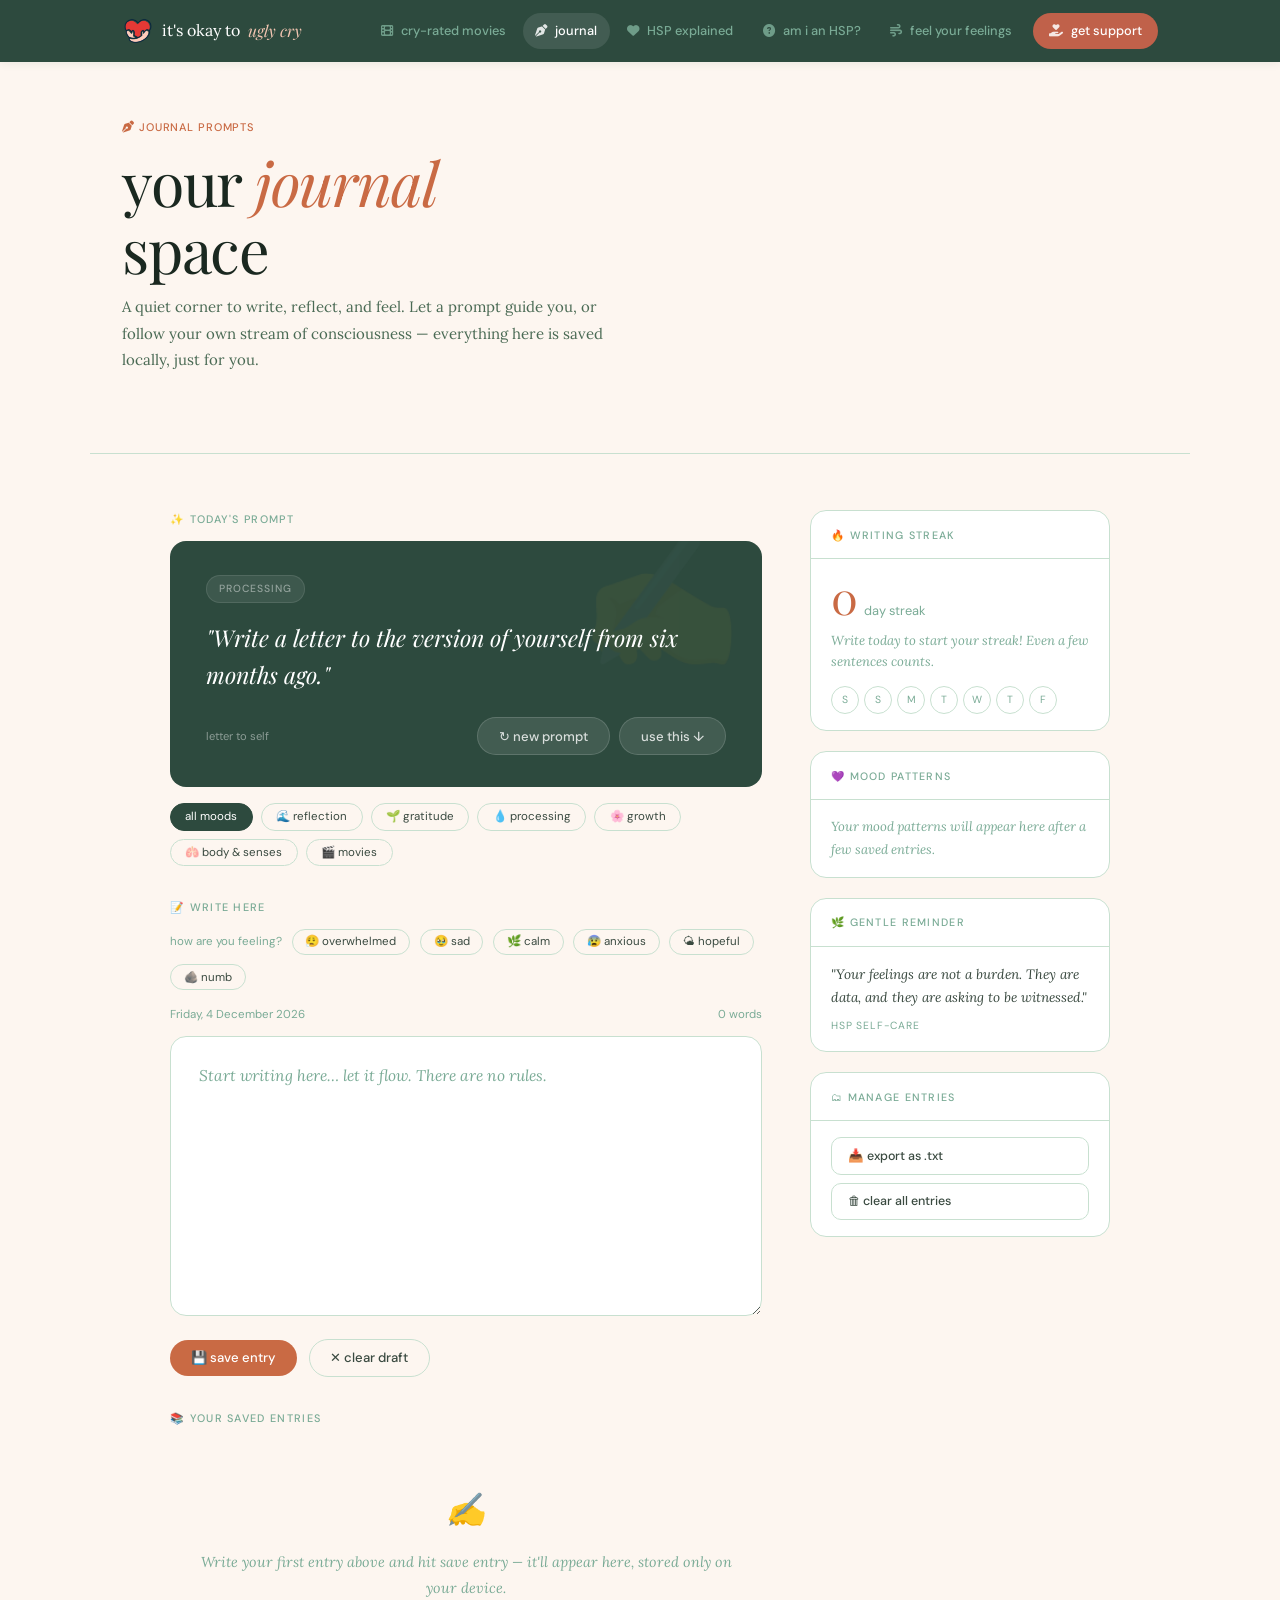
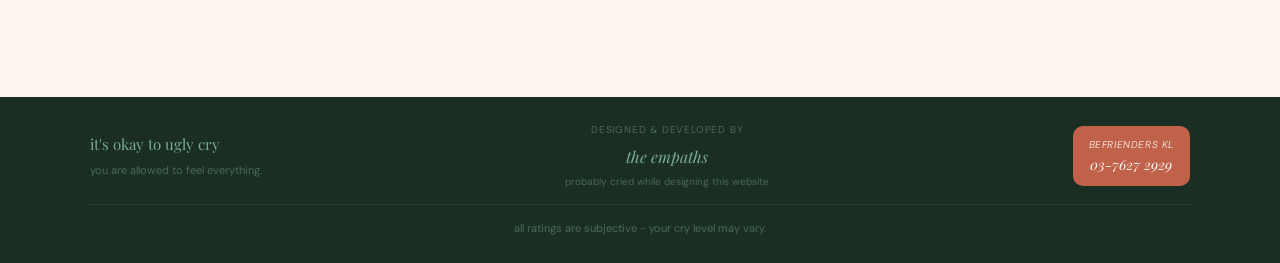
<file: journal.html>
<!DOCTYPE html>
<html lang="en">
<head>
<meta charset="UTF-8"/>
<meta name="viewport" content="width=device-width, initial-scale=1.0"/>
<title>Journal Space</title>
<link rel="preconnect" href="https://fonts.googleapis.com"/>
<link rel="preconnect" href="https://fonts.gstatic.com" crossorigin/>
<link href="https://fonts.googleapis.com/css2?family=Playfair+Display:ital,wght@0,400;0,700;1,400;1,700&family=DM+Sans:wght@300;400;500&family=Lora:ital,wght@0,400;1,400&display=swap" rel="stylesheet"/>
<link rel="stylesheet" href="css/style.css"/>
<link rel="stylesheet" href="https://cdnjs.cloudflare.com/ajax/libs/font-awesome/6.5.0/css/all.min.css"/>
</head>
<body class="journal-page">
<a href="#main-content" class="skip-link">skip to content</a>

<header>
            <nav class="navbar" aria-label="Main navigation">
                <div class="navbar-inner">
                    <a href="index.html" class="navbar-logo">
                        <img src="images/logo.png" class="logo-img" alt="" />
                        it's okay to <span>ugly cry</span>
                    </a>

                                        <ul class="navbar-links" role="list">
                        <li><a href="movie.html"><i class="fa-solid fa-film" aria-hidden="true"></i> cry-rated movies</a></li>
                        <li><a href="journal.html" class="active" aria-current="page"><i class="fa-solid fa-pen-nib" aria-hidden="true"></i> journal</a></li>
                        <li><a href="hsp.html"><i class="fa-solid fa-heart" aria-hidden="true"></i> HSP explained</a></li>
                        <li><a href="hsp_quiz.html"><i class="fa-solid fa-circle-question" aria-hidden="true"></i> am i an HSP?</a></li>
                        <li><a href="sub_page.html"><i class="fa-solid fa-wind" aria-hidden="true"></i> feel your feelings</a></li>
                        <li><a href="emotional_kit.html" class="navbar-cta"><i class="fa-solid fa-hand-holding-heart" aria-hidden="true"></i> get support</a></li>
                    </ul>

                    <button class="hamburger" aria-label="Open mobile menu" aria-expanded="false" aria-controls="mobile-menu" onclick="toggleMenu(this)">
                        <span></span>
                        <span></span>
                        <span></span>
                    </button>
                </div> 
                
                <nav id="mobile-menu" class="mobile-menu" aria-label="Mobile navigation">
                    <a href="index.html"><i class="fa-solid fa-house" aria-hidden="true"></i> home</a>
                    <a href="movie.html"><i class="fa-solid fa-film" aria-hidden="true"></i> cry-rated movies</a>
                    <a href="journal.html" aria-current="page"><i class="fa-solid fa-pen-nib" aria-hidden="true"></i> journal</a>
                    <a href="hsp.html"><i class="fa-solid fa-heart" aria-hidden="true"></i> HSP explained</a>
                    <a href="hsp_quiz.html"><i class="fa-solid fa-circle-question" aria-hidden="true"></i> am i an HSP?</a>
                    <a href="sub_page.html"><i class="fa-solid fa-wind" aria-hidden="true"></i> feel your feelings</a>
                    <a href="emotional_kit.html"><i class="fa-solid fa-hand-holding-heart" aria-hidden="true"></i> get support</a>
                </nav>
            </nav>
        </header>


<section class="page-hero" aria-labelledby="journal-page-title">
  <span class="label-tag"><i class="fa-solid fa-pen-nib" aria-hidden="true"></i>journal prompts</span>
  <h1 id="journal-page-title" class="page-title">your <em>journal</em><br/>space</h1>
  <p>A quiet corner to write, reflect, and feel. Let a prompt guide you, or follow your own stream of consciousness — everything here is saved locally, just for you.</p>
  <span id="entries-num" style="display:none">0</span>
</section>

<div class="hdivider"></div>

<div class="body-wrap">
  <article aria-label="journal space">
  <main id="main-content">

    <!-- Prompt Generator -->
    <section class="prompt-section fade-up">
      <p class="section-label">✨ today's prompt</p>
      <div class="prompt-card">
        <span class="prompt-tag" id="prompt-category-badge">reflection</span>
        <p id="prompt-text">"What feeling have you been carrying lately that you haven't had space to put down?"</p>
        <div class="prompt-foot">
          <span class="prompt-category" id="prompt-category-text">emotional awareness</span>
          <div style="display:flex;gap:0.6rem">
            <button class="btn-ghost" id="btn-new-prompt">↻ new prompt</button>
            <button class="btn-ghost" id="btn-use-prompt">use this ↓</button>
          </div>
        </div>
      </div>
      <div class="category-pills" id="category-pills">
        <button class="cpill active" data-cat="all">all moods</button>
        <button class="cpill" data-cat="reflection">🌊 reflection</button>
        <button class="cpill" data-cat="gratitude">🌱 gratitude</button>
        <button class="cpill" data-cat="processing">💧 processing</button>
        <button class="cpill" data-cat="growth">🌸 growth</button>
        <button class="cpill" data-cat="body">🫁 body &amp; senses</button>
        <button class="cpill" data-cat="movies">🎬 movies</button>
      </div>
    </section>

    <!-- Write Area -->
    <section class="journal-section fade-up-2">
      <p class="section-label">📝 write here</p>
      <div class="mood-row">
        <span class="mood-label">how are you feeling?</span>
        <button class="mood-pill" data-mood="overwhelmed">😮‍💨 overwhelmed</button>
        <button class="mood-pill" data-mood="sad">🥹 sad</button>
        <button class="mood-pill" data-mood="calm">🌿 calm</button>
        <button class="mood-pill" data-mood="anxious">😰 anxious</button>
        <button class="mood-pill" data-mood="hopeful">🌤 hopeful</button>
        <button class="mood-pill" data-mood="numb">🪨 numb</button>
      </div>
      <div class="journal-meta">
        <span class="journal-date" id="journal-date"></span>
        <span class="wordcount" id="wordcount">0 words</span>
      </div>
      <textarea class="journal-textarea" id="journal-input" placeholder="Start writing here… let it flow. There are no rules."></textarea>
      <div class="journal-actions">
        <button class="btn-solid" id="btn-save">💾 save entry</button>
        <button class="btn-outline" id="btn-clear-draft">✕ clear draft</button>
        <span class="char-hint" id="char-hint"></span>
      </div>
    </section>

    <!-- Saved Entries -->
    <section class="fade-up-3">
      <div style="display:flex;align-items:center;justify-content:space-between;margin-bottom:0.75rem;flex-wrap:wrap;gap:0.5rem;">
        <p class="section-label" style="margin:0">📚 your saved entries</p>
      </div>
      <div class="entries-list" id="entries-list">
        <div class="no-entries">
          <span>✍️</span>
          Write your first entry above and hit <em>save entry</em> — it'll appear here, stored only on your device.
        </div>
      </div>
    </section>

  </main>
  </article>

  <aside class="sidebar">
    <div class="s-card">
      <div class="s-card-head">🔥 writing streak</div>
      <div class="s-card-body">
        <div class="streak-display">
          <span class="streak-num" id="streak-num">0</span>
          <span class="streak-unit">day streak</span>
        </div>
        <p class="streak-msg" id="streak-msg">Write today to start your streak! Even a few sentences counts.</p>
        <div class="streak-dots" id="streak-dots"></div>
      </div>
    </div>
    <div class="s-card">
      <div class="s-card-head">💜 mood patterns</div>
      <div class="s-card-body">
        <div class="insight-list" id="insight-list">
          <p style="font-family:var(--ff-body);font-style:italic;font-size:0.82rem;color:var(--text-muted);line-height:1.7;">Your mood patterns will appear here after a few saved entries.</p>
        </div>
      </div>
    </div>
    <div class="s-card">
      <div class="s-card-head">🌿 gentle reminder</div>
      <div class="s-card-body">
        <p class="tip-text" id="tip-text">"You don't have to write well. You just have to write honestly."</p>
        <p class="tip-source" id="tip-source">journaling wisdom</p>
      </div>
    </div>
    <div class="s-card">
      <div class="s-card-head">🗂 manage entries</div>
      <div class="s-card-body">
        <div class="util-btns">
          <button class="util-btn" id="btn-export">📥 export as .txt</button>
          <button class="util-btn danger" id="btn-clear-all">🗑 clear all entries</button>
        </div>
      </div>
    </div>
  </aside>
</div>

<!-- FOOTER -->
<footer class="footer">
            <div class="footer-inner">
                <div class="footer-brand">
                    <p class="footer-logo">it's okay to ugly cry</p>
                    <p class="footer-note">you are allowed to feel everything.</p>
                </div>

                <div class="footer-group" aria-label="Project group">
                    <p class="footer-group-label">designed &amp; developed by</p>
                    <p class="footer-group-name">the empaths</p>
                    <p class="footer-group-course">probably cried while designing this website</p>
                </div>

                <address class="footer-hotline" aria-label="Crisis hotline">
                    <span class="footer-hotline-label">Befrienders KL</span>
                    <a href="tel:0376272929" class="footer-hotline-num" style="color:#fff; text-decoration:none;">03-7627 2929</a>
                </address>
            </div>
            
            <div class="footer-bottom">
                <p>all ratings are subjective - your cry level may vary.</p>
            </div>
        </footer>

<div class="toast" id="toast"></div>

<script>

function toggleMenu(btn) {
                const menu = document.getElementById('mobile-menu');
                const isOpen = menu.classList.toggle('open');
                btn.setAttribute('aria-expanded', isOpen);
            }

/* ── DATA ── */
const PROMPTS = [
  { text: "What feeling have you been carrying lately that you haven't had space to put down?", cat: "reflection", label: "emotional awareness" },
  { text: "Describe your week in three colours. What does each colour represent?", cat: "reflection", label: "emotional awareness" },
  { text: "What does your body feel like right now? Where do you hold tension?", cat: "reflection", label: "somatic check-in" },
  { text: "What's one thing you said yes to this week that you wish you had said no to?", cat: "reflection", label: "boundaries" },
  { text: "When did you last feel truly safe? What made it feel that way?", cat: "reflection", label: "safety & belonging" },
  { text: "If your feelings today were weather, what would the forecast look like?", cat: "reflection", label: "emotional metaphor" },
  { text: "What story are you telling yourself about yourself right now — and is it kind?", cat: "reflection", label: "inner narrative" },
  { text: "Name three small things that softened today, even slightly.", cat: "gratitude", label: "small joys" },
  { text: "Who is someone who has never made you feel 'too much'? Write about them.", cat: "gratitude", label: "safe relationships" },
  { text: "What's something your sensitivity has given you that you're grateful for?", cat: "gratitude", label: "HSP gifts" },
  { text: "Describe a moment this week when the world felt genuinely beautiful.", cat: "gratitude", label: "wonder" },
  { text: "Is there something you need to say out loud — even just here, even just to yourself?", cat: "processing", label: "releasing" },
  { text: "What are you afraid to admit you're still hurting about?", cat: "processing", label: "grief & healing" },
  { text: "Write a letter to the version of yourself from six months ago.", cat: "processing", label: "letter to self" },
  { text: "What emotion keeps showing up uninvited? What might it be trying to tell you?", cat: "processing", label: "messages from feeling" },
  { text: "What would you say if you knew no one would ever read this?", cat: "processing", label: "free expression" },
  { text: "What's one boundary you want to protect more fiercely this week?", cat: "growth", label: "boundaries" },
  { text: "Where in your life are you still waiting for permission to be yourself?", cat: "growth", label: "authenticity" },
  { text: "What does 'enough' look and feel like for you?", cat: "growth", label: "self-worth" },
  { text: "Describe the version of you who is fully rested and fully resourced. What do they need?", cat: "growth", label: "self-care vision" },
  { text: "What sensory experience recently made you feel most alive or most overwhelmed?", cat: "body", label: "sensory world" },
  { text: "Where in your body do you feel joy? Where do you feel grief?", cat: "body", label: "body mapping" },
  { text: "Describe a smell, sound, or texture that brings you instant comfort.", cat: "body", label: "soothing senses" },
  { text: "What did the last movie you watched make you feel that you haven't said out loud yet?", cat: "movies", label: "film feelings" },
  { text: "Is there a fictional character you see yourself in? What is it about them that feels familiar?", cat: "movies", label: "character mirror" },
  { text: "Write about a scene from a movie that made you cry — and what it was really about for you.", cat: "movies", label: "emotional scene" },
  { text: "If your life right now were a film, what genre would it be? What's the turning point?", cat: "movies", label: "your story" },
  { text: "What movie do you return to when you need to feel understood? Why that one?", cat: "movies", label: "comfort film" },
];

const TIPS = [
  { text: "You don't have to write well. You just have to write honestly.", src: "journaling wisdom" },
  { text: "Even ten minutes of honest writing can shift something that hours of overthinking cannot.", src: "for sensitive writers" },
  { text: "Your feelings are not a burden. They are data, and they are asking to be witnessed.", src: "HSP self-care" },
  { text: "You are allowed to write the same thing over and over until it loses its power over you.", src: "processing through words" },
  { text: "There is no wrong way to feel. There is only this moment, and these words.", src: "gentle reminder" },
];

const MOOD_EMOJI = { overwhelmed:'😮‍💨', sad:'🥹', calm:'🌿', anxious:'😰', hopeful:'🌤', numb:'🪨' };

/* ── STATE ── */
let currentCat = "all";
let currentMood = null;
let currentPromptText = PROMPTS[0].text;
let entries = [];

/* ── INIT ── */
document.addEventListener('DOMContentLoaded', function() {
  // date
  var d = new Date();
  document.getElementById('journal-date').textContent =
    d.toLocaleDateString('en-MY', { weekday:'long', year:'numeric', month:'long', day:'numeric' });

  // tip
  var t = TIPS[Math.floor(Math.random() * TIPS.length)];
  document.getElementById('tip-text').textContent = '"' + t.text + '"';
  document.getElementById('tip-source').textContent = t.src;

  loadEntries();
  renderStreak();
  renderMoodInsights();
  generatePrompt(true);

  // hamburger handled by inline onclick="toggleMenu(this)" — no extra listener needed

  // prompt buttons
  document.getElementById('btn-new-prompt').addEventListener('click', function() { generatePrompt(false); });
  document.getElementById('btn-use-prompt').addEventListener('click', usePrompt);

  // category pills
  document.getElementById('category-pills').addEventListener('click', function(e) {
    var btn = e.target.closest('.cpill');
    if (!btn) return;
    currentCat = btn.dataset.cat;
    document.querySelectorAll('.cpill').forEach(function(b) { b.classList.remove('active'); });
    btn.classList.add('active');
    generatePrompt(false);
  });

  // mood pills
  document.querySelector('.mood-row').addEventListener('click', function(e) {
    var btn = e.target.closest('.mood-pill');
    if (!btn) return;
    document.querySelectorAll('.mood-pill').forEach(function(b) { b.classList.remove('selected'); });
    if (currentMood === btn.dataset.mood) {
      currentMood = null;
    } else {
      btn.classList.add('selected');
      currentMood = btn.dataset.mood;
    }
  });

  // textarea
  document.getElementById('journal-input').addEventListener('input', function() { onType(this); });

  // save / clear
  document.getElementById('btn-save').addEventListener('click', saveEntry);
  document.getElementById('btn-clear-draft').addEventListener('click', clearDraft);

  // export / clear all
  document.getElementById('btn-export').addEventListener('click', exportEntries);
  document.getElementById('btn-clear-all').addEventListener('click', confirmClearAll);

  // entry list (delegated for edit/delete)
  document.getElementById('entries-list').addEventListener('click', function(e) {
    var editBtn = e.target.closest('.icon-btn:not(.delete)');
    var delBtn  = e.target.closest('.icon-btn.delete');
    if (editBtn) { editEntry(Number(editBtn.dataset.id)); }
    if (delBtn)  { deleteEntry(Number(delBtn.dataset.id)); }
  });
});

/* ── PROMPT ── */
function getPool() {
  return currentCat === 'all' ? PROMPTS : PROMPTS.filter(function(p) { return p.cat === currentCat; });
}

function generatePrompt(init) {
  var pool = getPool();
  var el = document.getElementById('prompt-text');
  if (!init) {
    el.classList.add('fade-out');
    setTimeout(function() { setPrompt(pool, el); }, 300);
  } else {
    setPrompt(pool, el);
  }
}

function setPrompt(pool, el) {
  var p = pool[Math.floor(Math.random() * pool.length)];
  currentPromptText = p.text;
  el.textContent = '"' + p.text + '"';
  document.getElementById('prompt-category-badge').textContent = p.cat;
  document.getElementById('prompt-category-text').textContent = p.label;
  el.classList.remove('fade-out');
}

function usePrompt() {
  var ta = document.getElementById('journal-input');
  var existing = ta.value.trim();
  var insert = 'Prompt: ' + currentPromptText + '\n\n';
  ta.value = existing ? existing + '\n\n' + insert : insert;
  ta.focus();
  ta.setSelectionRange(ta.value.length, ta.value.length);
  onType(ta);
  ta.scrollIntoView({ behavior: 'smooth', block: 'center' });
  showToast('✍️ Prompt added — start writing!');
}

/* ── TYPING ── */
function onType(ta) {
  var text = ta.value.trim();
  var words = text ? text.split(/\s+/).length : 0;
  var wc = document.getElementById('wordcount');
  wc.textContent = words + ' word' + (words !== 1 ? 's' : '');
  wc.classList.toggle('active', words > 0);
  var hints = [[0,''], [10,'✨ keep going…'], [50,'💚 you\'re in the flow'], [100,'🌊 deep dive — well done'], [200,'💎 beautiful — a full reflection']];
  var hint = '';
  for (var i = 0; i < hints.length; i++) { if (words >= hints[i][0]) hint = hints[i][1]; }
  document.getElementById('char-hint').textContent = hint;
}

/* ── SAVE / LOAD ── */
function loadEntries() {
  try { entries = JSON.parse(localStorage.getItem('uglycry_journal_entries') || '[]'); }
  catch(e) { entries = []; }
  renderEntries();
  document.getElementById('entries-num').textContent = entries.length;
}

function saveEntry() {
  var ta = document.getElementById('journal-input');
  var text = ta.value.trim();
  if (!text) { showToast('✏️ Write something first!'); return; }
  var entry = { id: Date.now(), date: new Date().toISOString(), text: text, mood: currentMood, prompt: currentPromptText };
  entries.unshift(entry);
  persistEntries();
  ta.value = '';
  onType(ta);
  currentMood = null;
  document.querySelectorAll('.mood-pill').forEach(function(b) { b.classList.remove('selected'); });
  document.getElementById('char-hint').textContent = '';
  renderEntries();
  renderMoodInsights();
  renderStreak();
  document.getElementById('entries-num').textContent = entries.length;
  showToast('💾 Entry saved!');
}

function clearDraft() {
  var ta = document.getElementById('journal-input');
  if (!ta.value.trim()) return;
  ta.value = '';
  onType(ta);
  document.getElementById('char-hint').textContent = '';
}

function deleteEntry(id) {
  entries = entries.filter(function(e) { return e.id !== id; });
  persistEntries();
  renderEntries();
  renderMoodInsights();
  renderStreak();
  document.getElementById('entries-num').textContent = entries.length;
  showToast('🗑 Entry removed');
}

function editEntry(id) {
  var entry = entries.find(function(e) { return e.id === id; });
  if (!entry) return;
  var ta = document.getElementById('journal-input');
  ta.value = entry.text;
  onType(ta);
  if (entry.mood) {
    var btn = document.querySelector('.mood-pill[data-mood="' + entry.mood + '"]');
    if (btn) {
      document.querySelectorAll('.mood-pill').forEach(function(b) { b.classList.remove('selected'); });
      btn.classList.add('selected');
      currentMood = entry.mood;
    }
  }
  deleteEntry(id);
  ta.scrollIntoView({ behavior: 'smooth', block: 'center' });
  showToast('📝 Entry loaded for editing');
}

function persistEntries() {
  try { localStorage.setItem('uglycry_journal_entries', JSON.stringify(entries)); } catch(e) { console.warn('Storage unavailable – entries cannot be saved in this browser.'); alert('⚠️ Your entry was saved this session, but your browser\'s storage is unavailable (e.g. private/incognito mode). Entries won\'t persist after you close the tab.'); }
}

function confirmClearAll() {
  if (entries.length === 0) { showToast('No entries to clear!'); return; }
  if (confirm('Delete all ' + entries.length + ' entries? This can\'t be undone.')) {
    entries = [];
    persistEntries();
    renderEntries();
    renderMoodInsights();
    renderStreak();
    document.getElementById('entries-num').textContent = 0;
    showToast('🗑 All entries cleared');
  }
}

/* ── RENDER ENTRIES ── */
function renderEntries() {
  var list = document.getElementById('entries-list');
  if (!entries.length) {
    list.innerHTML = '<div class="no-entries"><span>✍️</span>Write your first entry above and hit <em>save entry</em> — it\'ll appear here, stored only on your device.</div>';
    return;
  }
  list.innerHTML = entries.map(function(e) {
    var d = new Date(e.date);
    var dateStr = d.toLocaleDateString('en-MY', { weekday:'short', day:'numeric', month:'short', year:'numeric' });
    var timeStr = d.toLocaleTimeString('en-MY', { hour:'2-digit', minute:'2-digit' });
    var words = e.text.trim().split(/\s+/).length;
    var moodEmoji = e.mood ? (MOOD_EMOJI[e.mood] || '') : '';
    var promptSnip = e.prompt ? '<p class="entry-prompt">&#8627; ' + e.prompt.slice(0,80) + (e.prompt.length > 80 ? '…' : '') + '</p>' : '';
    var moodBadge = e.mood ? '<span class="entry-mood-badge">' + moodEmoji + ' ' + e.mood + '</span>' : '';
    return '<div class="entry-card">' +
      '<div class="entry-top">' +
        '<div>' +
          '<div class="entry-meta"><span>' + dateStr + ', ' + timeStr + '</span><span>·</span><span>' + words + ' words</span>' + moodBadge + '</div>' +
          promptSnip +
        '</div>' +
        '<div class="entry-actions">' +
          '<button class="icon-btn" data-id="' + e.id + '" title="edit" aria-label="rename entry">✏️</button>' +
          '<button class="icon-btn delete" data-id="' + e.id + '" title="delete" aria-label="delete entry">🗑</button>' +
        '</div>' +
      '</div>' +
      '<p class="entry-preview">' + escapeHtml(e.text) + '</p>' +
    '</div>';
  }).join('');
}

function escapeHtml(t) {
  return t.replace(/&/g,'&amp;').replace(/</g,'&lt;').replace(/>/g,'&gt;');
}

/* ── STREAK ── */
function renderStreak() {
  var today = new Date().toDateString();
  var days = [];
  entries.forEach(function(e) {
    var ds = new Date(e.date).toDateString();
    if (days.indexOf(ds) === -1) days.push(ds);
  });
  var streak = 0;
  var check = new Date();
  if (days.indexOf(check.toDateString()) === -1) check.setDate(check.getDate() - 1);
  while (days.indexOf(check.toDateString()) !== -1) {
    streak++;
    check.setDate(check.getDate() - 1);
  }
  if (days.indexOf(today) !== -1) streak = Math.max(streak, 1);
  document.getElementById('streak-num').textContent = streak;
  var msgs = [
    "Write today to start your streak! Even a few sentences counts.",
    "You showed up. That matters more than you know. 🌿",
    "Two days in a row — you're building something beautiful.",
    "Consistency is self-care. Keep going. 💚",
    "A full week of turning inward — you should feel proud. 🌸",
    "This is becoming a practice. A real one. ✨"
  ];
  document.getElementById('streak-msg').textContent = msgs[Math.min(streak, msgs.length - 1)];
  var dotsEl = document.getElementById('streak-dots');
  dotsEl.innerHTML = '';
  var dayLabels = ['S','M','T','W','T','F','S'];
  for (var i = 6; i >= 0; i--) {
    var d = new Date();
    d.setDate(d.getDate() - i);
    var written = days.indexOf(d.toDateString()) !== -1;
    var isToday = d.toDateString() === today;
    var dot = document.createElement('div');
    dot.className = 'streak-dot' + (isToday && written ? ' today' : written ? ' done' : '');
    dot.title = d.toDateString();
    dot.textContent = written ? '✓' : dayLabels[d.getDay()];
    dotsEl.appendChild(dot);
  }
}

/* ── MOOD INSIGHTS ── */
function renderMoodInsights() {
  var il = document.getElementById('insight-list');
  if (entries.length < 3) {
    il.innerHTML = '<p style="font-family:var(--ff-body);font-style:italic;font-size:0.82rem;color:var(--text-muted);line-height:1.7;">Your mood patterns will appear here after a few saved entries.</p>';
    return;
  }
  var counts = {};
  entries.forEach(function(e) { if (e.mood) counts[e.mood] = (counts[e.mood] || 0) + 1; });
  var total = Object.values(counts).reduce(function(a,b) { return a+b; }, 0);
  if (!total) {
    il.innerHTML = '<p style="font-family:var(--ff-body);font-style:italic;font-size:0.82rem;color:var(--text-muted);">Tag your mood when saving to see patterns here.</p>';
    return;
  }
  var sorted = Object.entries(counts).sort(function(a,b) { return b[1]-a[1]; }).slice(0,5);
  il.innerHTML = sorted.map(function(pair) {
    var mood = pair[0], n = pair[1];
    var pct = Math.round((n/total)*100);
    return '<div class="insight-row"><span>' + (MOOD_EMOJI[mood]||'') + ' ' + mood + '</span>' +
      '<div class="insight-bar-wrap"><div class="insight-bar" style="width:' + pct + '%"></div></div>' +
      '<span class="insight-pct">' + pct + '%</span></div>';
  }).join('');
}

/* ── EXPORT ── */
function exportEntries() {
  if (!entries.length) { showToast('No entries to export!'); return; }
  var lines = entries.map(function(e) {
    var d = new Date(e.date).toLocaleString('en-MY');
    return '[' + d + ']' + (e.mood ? ' | Mood: ' + e.mood : '') + '\nPrompt: ' + (e.prompt || 'none') + '\n\n' + e.text + '\n\n' + '─'.repeat(40);
  }).join('\n\n');
  var blob = new Blob(["IT'S OKAY TO UGLY CRY — Journal Export\n" + '═'.repeat(40) + '\n\n' + lines], { type: 'text/plain' });
  var a = document.createElement('a');
  a.href = URL.createObjectURL(blob);
  a.download = 'journal-' + new Date().toISOString().slice(0,10) + '.txt';
  a.click();
  showToast('📥 Journal exported!');
}

/* ── TOAST ── */
function showToast(msg) {
  var t = document.getElementById('toast');
  t.textContent = msg;
  t.classList.add('show');
  clearTimeout(window._toastTimer);
  window._toastTimer = setTimeout(function() { t.classList.remove('show'); }, 2800);
}
</script>
</body>
</html>
</file>
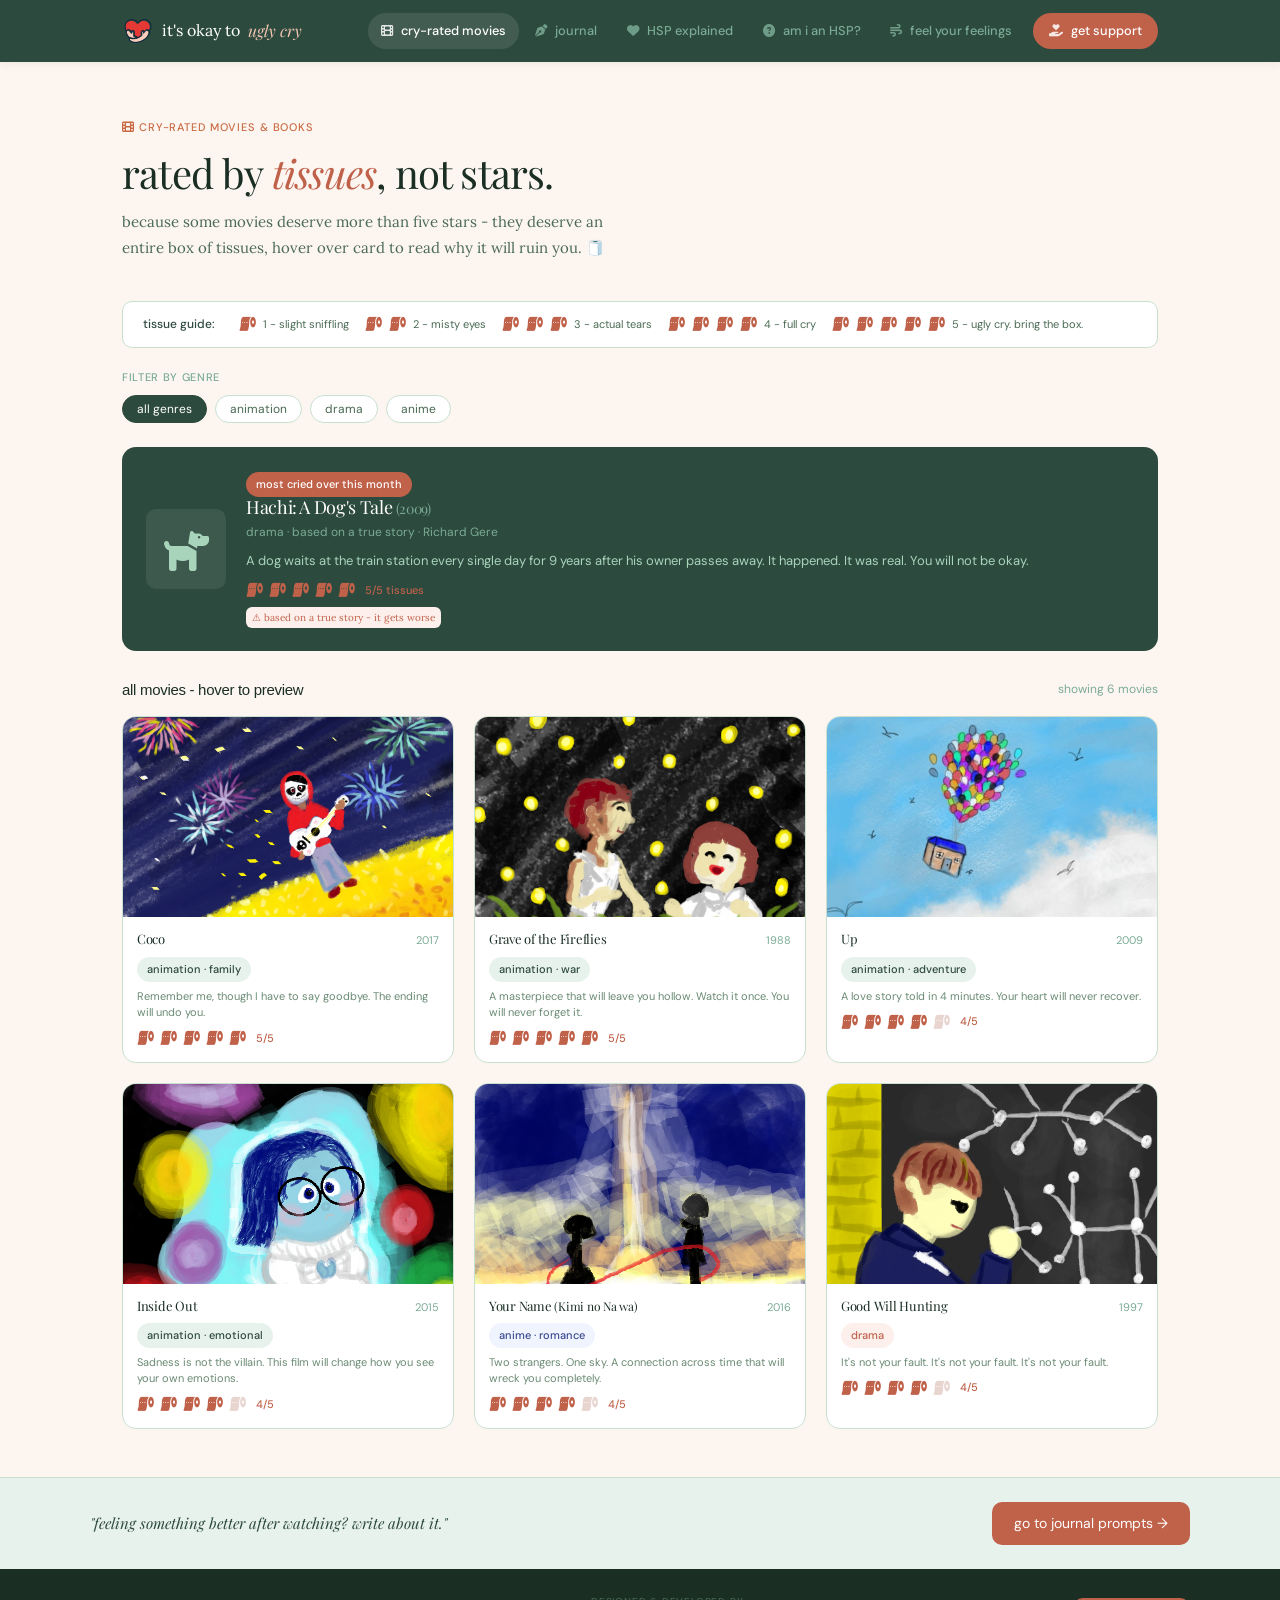
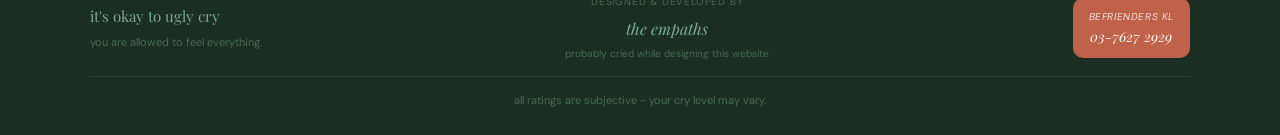
<file: movie.html>
<!DOCTYPE html>
<html lang="en">
    <head>
        <meta charset="UTF-8">
        <meta name="viewport" content="width=device-width, initial-scale=1.0" />
        <meta name="description" content="Cry-rated movies and books - rated by tissues, 
        not stars. Find your next good cry with It's Okay To Ugly Cry" />
        <title>Cry-Rated Movies</title>
        <link rel="preconnect" href="https://fonts.googleapis.com"/>
        <link rel="preconnect" href="https://fonts.gstatic.com" crossorigin/>
        <link href="https://fonts.googleapis.com/css2?family=Playfair+Display:ital,wght@0,400;0,700;1,400;1,700&family=DM+Sans:wght@300;400;500&family=Lora:ital,wght@0,400;1,400&display=swap" rel="stylesheet"/>
        <link rel="stylesheet" href="css/style.css" />
        <link rel="stylesheet" href="https://cdnjs.cloudflare.com/ajax/libs/font-awesome/6.5.0/css/all.min.css"/>
    </head>

    <body class="movie-page">
    <a href="#main-content" class="skip-link">skip to content</a>
        
        <header>
            <nav class="navbar" aria-label="Main navigation">
                <div class="navbar-inner">
                    <a href="index.html" class="navbar-logo">
                        <img src="images/logo.png" class="logo-img" alt="" />
                        it's okay to <span>ugly cry</span>
                    </a>

                                        <ul class="navbar-links" role="list">
                        <li><a href="movie.html" class="active" aria-current="page"><i class="fa-solid fa-film" aria-hidden="true"></i> cry-rated movies</a></li>
                        <li><a href="journal.html"><i class="fa-solid fa-pen-nib" aria-hidden="true"></i> journal</a></li>
                        <li><a href="hsp.html"><i class="fa-solid fa-heart" aria-hidden="true"></i> HSP explained</a></li>
                        <li><a href="hsp_quiz.html"><i class="fa-solid fa-circle-question" aria-hidden="true"></i> am i an HSP?</a></li>
                        <li><a href="sub_page.html"><i class="fa-solid fa-wind" aria-hidden="true"></i> feel your feelings</a></li>
                        <li><a href="emotional_kit.html" class="navbar-cta"><i class="fa-solid fa-hand-holding-heart" aria-hidden="true"></i> get support</a></li>
                    </ul>

                    <button class="hamburger" aria-label="Open mobile menu" aria-expanded="false" aria-controls="mobile-menu" onclick="toggleMenu(this)">
                        <span></span>
                        <span></span>
                        <span></span>
                    </button>
                </div> 
                
                <nav id="mobile-menu" class="mobile-menu" aria-label="Mobile navigation">
                    <a href="index.html"><i class="fa-solid fa-house" aria-hidden="true"></i> home</a>
                    <a href="movie.html" aria-current="page"><i class="fa-solid fa-film" aria-hidden="true"></i> cry-rated movies</a>
                    <a href="journal.html"><i class="fa-solid fa-pen-nib" aria-hidden="true"></i> journal</a>
                    <a href="hsp.html"><i class="fa-solid fa-heart" aria-hidden="true"></i> HSP explained</a>
                    <a href="hsp_quiz.html"><i class="fa-solid fa-circle-question" aria-hidden="true"></i> am i an HSP?</a>
                    <a href="sub_page.html"><i class="fa-solid fa-wind" aria-hidden="true"></i> feel your feelings</a>
                    <a href="emotional_kit.html"><i class="fa-solid fa-hand-holding-heart" aria-hidden="true"></i> get support</a>
                </nav>
            </nav>
        </header>

        <main id="main-content">
            
            <section class="page-hero" aria-labelledby="page-title">
                <span class="label-tag"><i class="fa-solid fa-film" aria-hidden="true"></i>cry-rated movies &amp; books</span>
                <h1 id="page-title">rated by <em style="color:var(--terra); font-style:italic;">tissues</em>, not stars.</h1>
                <p>because some movies deserve more than five stars - they deserve an entire box of tissues, hover over
                    card to read why it will ruin you. 🧻</p>
            </section>

            <section class="section" aria-label="Tissue rating guide" style="padding-top:0;">
                
                <div class="tissue-legend" role="note">
                    <span class="tissue-legend-title">tissue guide:</span>
                    <ul class="tissue-legend-items" role="list">
                        <li class="tissue-legend-item">
                            <i class="fa-solid fa-toilet-paper tissue-icon-filled" aria-hidden="true"></i> 1 - slight sniffling
                        </li>
                        <li class="tissue-legend-item">
                            <i class="fa-solid fa-toilet-paper tissue-icon-filled" aria-hidden="true"></i>
                            <i class="fa-solid fa-toilet-paper tissue-icon-filled" aria-hidden="true"></i> 2 - misty eyes
                        </li>
                        <li class="tissue-legend-item">
                            <i class="fa-solid fa-toilet-paper tissue-icon-filled" aria-hidden="true"></i>
                            <i class="fa-solid fa-toilet-paper tissue-icon-filled" aria-hidden="true"></i>
                            <i class="fa-solid fa-toilet-paper tissue-icon-filled" aria-hidden="true"></i> 3 - actual tears
                        </li>
                        <li class="tissue-legend-item">
                            <i class="fa-solid fa-toilet-paper tissue-icon-filled" aria-hidden="true"></i>
                            <i class="fa-solid fa-toilet-paper tissue-icon-filled" aria-hidden="true"></i>
                            <i class="fa-solid fa-toilet-paper tissue-icon-filled" aria-hidden="true"></i>
                            <i class="fa-solid fa-toilet-paper tissue-icon-filled" aria-hidden="true"></i> 4 - full cry
                        </li>
                        <li class="tissue-legend-item">
                            <i class="fa-solid fa-toilet-paper tissue-icon-filled" aria-hidden="true"></i>
                            <i class="fa-solid fa-toilet-paper tissue-icon-filled" aria-hidden="true"></i>
                            <i class="fa-solid fa-toilet-paper tissue-icon-filled" aria-hidden="true"></i>
                            <i class="fa-solid fa-toilet-paper tissue-icon-filled" aria-hidden="true"></i>
                            <i class="fa-solid fa-toilet-paper tissue-icon-filled" aria-hidden="true"></i> 5 - ugly cry. bring the box.
                        </li>
                    </ul>
                </div>

                <div class="filter-area" role="group" aria-label="Filter movies">
                    <p class="filter-label" style="margin-top:0.875rem;">filter by genre</p>
                    <div class="filter-row" role="group" aria-label="Filter by genre">
                        <button class="filter-btn active" onclick="filterGenre('all', this)" aria-pressed="true">all genres</button>
                        <button class="filter-btn" onclick="filterGenre('animation', this)" aria-pressed="false">animation</button>
                        <button class="filter-btn" onclick="filterGenre('drama', this)" aria-pressed="false">drama</button>
                        <button class="filter-btn" onclick="filterGenre('anime', this)" aria-pressed="false">anime</button>
                    </div>
                </div>

                <article class="featured-card" aria-label="Most cried over this month">
                    <div class="paw-container" aria-hidden="true">
                        <i class="fa-solid fa-paw paw-print" style="top: 12%; left: 15%; animation-delay: 0s;"></i>
                        <i class="fa-solid fa-paw paw-print" style="top: 55%; left: 28%; animation-delay: 1.5s;"></i>
                        <i class="fa-solid fa-paw paw-print" style="top: 22%; left: 58%; animation-delay: 3s;"></i>
                        <i class="fa-solid fa-paw paw-print" style="top: 68%; left: 72%; animation-delay: 0.75s;"></i>
                        <i class="fa-solid fa-paw paw-print" style="top: 15%; left: 88%; animation-delay: 2.25s;"></i>
                    </div>

                    <div class="featured-emoji" aria-hidden="true">
                        <div class="dog-wag">
                            <i class="fa-solid fa-dog" style="color:#a8d4bc; font-size:2.5rem;"></i>
                        </div>
                    </div>

                    <div class="featured-content">
                        <span class="badge badge-terra">most cried over this month</span>
                        <h2 class="featured-title">Hachi: A Dog's Tale <small style="font-size:0.875rem; color:var(--green-mid);">(2009)</small></h2>
                        <p class="featured-sub">drama &middot; based on a true story &middot; Richard Gere</p>
                        <p class="featured-desc">A dog waits at the train station every single day for 9 years after his owner passes away. 
                            It happened. It was real. You will not be okay.</p>
                        <div class="tissue-row" aria-label="Tissue rating: 5 out of 5">
                            <i class="fa-solid fa-toilet-paper tissue-icon-filled" aria-hidden="true"></i>
                            <i class="fa-solid fa-toilet-paper tissue-icon-filled" aria-hidden="true"></i>
                            <i class="fa-solid fa-toilet-paper tissue-icon-filled" aria-hidden="true"></i>
                            <i class="fa-solid fa-toilet-paper tissue-icon-filled" aria-hidden="true"></i>
                            <i class="fa-solid fa-toilet-paper tissue-icon-filled" aria-hidden="true"></i>
                            <span class="tissue-score">5/5 tissues</span>
                        </div>
                        <span class="badge-warn" style="margin-top:0.5rem; display:inline-block;">⚠ based on a true story - it gets worse</span>
                    </div>
                </article>

                <div class="flex-between" style="margin-bottom:1rem;">
                    <h2 style="font-size:0.9375rem; font-family:-apple-system, sans-serif; font-weight:500;">all movies - hover to preview</h2>
                    <p class="section-count" id="movie-count" aria-live="polite">showing 0 movies</p>
                </div>

                <section class="grid-3" id="movies-grid" aria-label="Movie list">

                    <article class="movie-card" data-cry="5" data-genre="animation" aria-label="Coco, 5 out of 5 tissues">
                        <div class="movie-poster-wrap">
                            <img src="images/coco.png" alt="Hand-drawn illustration of Miguel from Coco playing guitar on a marigold field under fireworks" class="movie-poster-img">
                            <div class="movie-overlay" aria-hidden="true">
                                <p class="movie-overlay-text">Miguel crosses into the Land of the Dead and learns that being forgotten is the only true death. Bring tissues and call your grandmother.</p>
                            </div>
                        </div>
                        <div class="movie-body">
                            <div class="movie-title-row">
                                <h3 class="movie-title">Coco</h3>
                                <span class="movie-year">2017</span>
                            </div>
                            <span class="badge badge-animation">animation &middot; family</span>
                            <p class="movie-desc">Remember me, though I have to say goodbye. The ending will undo you.</p>
                            <div class="tissue-row" aria-label="5 out of 5 tissues">
                                <i class="fa-solid fa-toilet-paper tissue-icon-filled" aria-hidden="true"></i>
                                <i class="fa-solid fa-toilet-paper tissue-icon-filled" aria-hidden="true"></i>
                                <i class="fa-solid fa-toilet-paper tissue-icon-filled" aria-hidden="true"></i>
                                <i class="fa-solid fa-toilet-paper tissue-icon-filled" aria-hidden="true"></i>
                                <i class="fa-solid fa-toilet-paper tissue-icon-filled" aria-hidden="true"></i>
                                <span class="tissue-score">5/5</span>
                            </div>
                        </div>
                    </article>

                    <article class="movie-card" data-cry="5" data-genre="animation" aria-label="Grave of the Fireflies, 5 out of 5 tissues">
                        <div class="movie-poster-wrap">
                            <img src="images/gravefireflies.png" alt="Hand-drawn illustration of two siblings surrounded by glowing fireflies at night" class="movie-poster-img">
                            <div class="movie-overlay" aria-hidden="true">
                                <p class="movie-overlay-text">Two siblings surviving wartime Japan. Possibly the saddest film ever made. Not to be watched alone.</p>
                            </div>
                        </div>
                        <div class="movie-body">
                            <div class="movie-title-row">
                                <h3 class="movie-title">Grave of the Fireflies</h3>
                                <span class="movie-year">1988</span>
                            </div>
                            <span class="badge badge-animation">animation &middot; war</span>
                            <p class="movie-desc">A masterpiece that will leave you hollow. Watch it once. You will never forget it.</p>
                            <div class="tissue-row" aria-label="5 out of 5 tissues">
                                <i class="fa-solid fa-toilet-paper tissue-icon-filled" aria-hidden="true"></i>
                                <i class="fa-solid fa-toilet-paper tissue-icon-filled" aria-hidden="true"></i>
                                <i class="fa-solid fa-toilet-paper tissue-icon-filled" aria-hidden="true"></i>
                                <i class="fa-solid fa-toilet-paper tissue-icon-filled" aria-hidden="true"></i>
                                <i class="fa-solid fa-toilet-paper tissue-icon-filled" aria-hidden="true"></i>
                                <span class="tissue-score">5/5</span>
                            </div>
                        </div>
                    </article>

                    <article class="movie-card" data-cry="4" data-genre="animation" aria-label="Up, 4 out of 5 tissues">
                        <div class="movie-poster-wrap">
                            <img src="images/up.png" alt="Hand-drawn illustration of the Up movie house lifted by colourful balloons" class="movie-poster-img">
                            <div class="movie-overlay" aria-hidden="true">
                                <p class="movie-overlay-text">A love story told in 4 minutes. Your heart will never recover from the opening sequence.</p>
                            </div>
                        </div>
                        <div class="movie-body">
                            <div class="movie-title-row">
                                <h3 class="movie-title">Up</h3>
                                <span class="movie-year">2009</span>
                            </div>
                            <span class="badge badge-animation">animation &middot; adventure</span>
                            <p class="movie-desc">A love story told in 4 minutes. Your heart will never recover.</p>
                            <div class="tissue-row" aria-label="4 out of 5 tissues">
                                <i class="fa-solid fa-toilet-paper tissue-icon-filled" aria-hidden="true"></i>
                                <i class="fa-solid fa-toilet-paper tissue-icon-filled" aria-hidden="true"></i>
                                <i class="fa-solid fa-toilet-paper tissue-icon-filled" aria-hidden="true"></i>
                                <i class="fa-solid fa-toilet-paper tissue-icon-filled" aria-hidden="true"></i>
                                <i class="fa-solid fa-toilet-paper tissue-icon-empty" aria-hidden="true"></i>
                                <span class="tissue-score">4/5</span>
                            </div>
                        </div>
                    </article>

                    <article class="movie-card" data-cry="4" data-genre="animation" aria-label="Inside Out, 4 out of 5 tissues">
                        <div class="movie-poster-wrap">
                            <img src="images/insideOut.png" alt="Hand-drawn illustration of Sadness from Inside Out surrounded by glowing emotion orbs" class="movie-poster-img">
                            <div class="movie-overlay" aria-hidden="true">
                                <p class="movie-overlay-text">Pixar teaches you that sadness has a purpose. You will cry and feel oddly okay about it.</p>
                            </div>
                        </div>
                        <div class="movie-body">
                            <div class="movie-title-row">
                                <h3 class="movie-title">Inside Out</h3>
                                <span class="movie-year">2015</span>
                            </div>
                            <span class="badge badge-animation">animation &middot; emotional</span>
                            <p class="movie-desc">Sadness is not the villain. This film will change how you see your own emotions.</p>
                            <div class="tissue-row" aria-label="4 out of 5 tissues">
                                <i class="fa-solid fa-toilet-paper tissue-icon-filled" aria-hidden="true"></i>
                                <i class="fa-solid fa-toilet-paper tissue-icon-filled" aria-hidden="true"></i>
                                <i class="fa-solid fa-toilet-paper tissue-icon-filled" aria-hidden="true"></i>
                                <i class="fa-solid fa-toilet-paper tissue-icon-filled" aria-hidden="true"></i>
                                <i class="fa-solid fa-toilet-paper tissue-icon-empty" aria-hidden="true"></i>
                                <span class="tissue-score">4/5</span>
                            </div>
                        </div>
                    </article>

                    <article class="movie-card" data-cry="4" data-genre="anime" aria-label="Your Name, 4 out of 5 tissues">
                        <div class="movie-poster-wrap">
                            <img src="images/yourName.png" alt="Hand-drawn illustration of two silhouettes connected by a red thread in Your Name" class="movie-poster-img">
                            <div class="movie-overlay" aria-hidden="true">
                                <p class="movie-overlay-text">Two strangers connected across time by a red thread. Makoto Shinkai made the most beautiful sad film and called it romance.</p>
                            </div>
                        </div>
                        <div class="movie-body">
                            <div class="movie-title-row">
                                <h3 class="movie-title">Your Name <em style="font-style:normal;font-size:0.75rem;">(Kimi no Na wa)</em></h3>
                                <span class="movie-year">2016</span>
                            </div>
                            <span class="badge badge-anime">anime &middot; romance</span>
                            <p class="movie-desc">Two strangers. One sky. A connection across time that will wreck you completely.</p>
                            <div class="tissue-row" aria-label="4 out of 5 tissues">
                                <i class="fa-solid fa-toilet-paper tissue-icon-filled" aria-hidden="true"></i>
                                <i class="fa-solid fa-toilet-paper tissue-icon-filled" aria-hidden="true"></i>
                                <i class="fa-solid fa-toilet-paper tissue-icon-filled" aria-hidden="true"></i>
                                <i class="fa-solid fa-toilet-paper tissue-icon-filled" aria-hidden="true"></i>
                                <i class="fa-solid fa-toilet-paper tissue-icon-empty" aria-hidden="true"></i>
                                <span class="tissue-score">4/5</span>
                            </div>
                        </div>
                    </article>

                    <article class="movie-card" data-cry="4" data-genre="drama" aria-label="Good Will Hunting, 4 out of 5 tissues">
                        <div class="movie-poster-wrap">
                            <img src="images/goodWill.png" alt="Hand-drawn illustration of Will Hunting writing equations on a chalkboard" class="movie-poster-img">
                            <div class="movie-overlay" aria-hidden="true">
                                <p class="movie-overlay-text">A genius janitor, a stubborn therapist, and the most devastating "it's not your fault" scene ever put on film.</p>
                            </div>
                        </div>
                        <div class="movie-body">
                            <div class="movie-title-row">
                                <h3 class="movie-title">Good Will Hunting</h3>
                                <span class="movie-year">1997</span>
                            </div>
                            <span class="badge badge-drama">drama</span>
                            <p class="movie-desc">It's not your fault. It's not your fault. It's not your fault.</p>
                            <div class="tissue-row" aria-label="4 out of 5 tissues">
                                <i class="fa-solid fa-toilet-paper tissue-icon-filled" aria-hidden="true"></i>
                                <i class="fa-solid fa-toilet-paper tissue-icon-filled" aria-hidden="true"></i>
                                <i class="fa-solid fa-toilet-paper tissue-icon-filled" aria-hidden="true"></i>
                                <i class="fa-solid fa-toilet-paper tissue-icon-filled" aria-hidden="true"></i>
                                <i class="fa-solid fa-toilet-paper tissue-icon-empty" aria-hidden="true"></i>
                                <span class="tissue-score">4/5</span>
                            </div>
                        </div>
                    </article>

                </section> </section> <aside class="cta-strip" aria-label="Continue to journal">
                <div class="cta-strip-inner">
                    <p class="cta-strip-text">"feeling something better after watching? write about it."</p>
                    <a href="journal.html" class="btn btn-terra">go to journal prompts →</a>
                </div>
            </aside>
        </main>


        <footer class="footer">
            <div class="footer-inner">
                <div class="footer-brand">
                    <p class="footer-logo">it's okay to ugly cry</p>
                    <p class="footer-note">you are allowed to feel everything.</p>
                </div>

                <div class="footer-group" aria-label="Project group">
                    <p class="footer-group-label">designed &amp; developed by</p>
                    <p class="footer-group-name">the empaths</p>
                    <p class="footer-group-course">probably cried while designing this website</p>
                </div>

                <address class="footer-hotline" aria-label="Crisis hotline">
                    <span class="footer-hotline-label">Befrienders KL</span>
                    <a href="tel:0376272929" class="footer-hotline-num" style="color:#fff; text-decoration:none;">03-7627 2929</a>
                </address>
            </div>
            
            <div class="footer-bottom">
                <p>all ratings are subjective - your cry level may vary.</p>
            </div>
        </footer>

        <script>
            // Mobile Menu Drawer Toggle Function
            function toggleMenu(btn) {
                const menu = document.getElementById('mobile-menu');
                const isOpen = menu.classList.toggle('open');
                btn.setAttribute('aria-expanded', isOpen);
            }

            // Global State Keepers for Movie Filters
            let activeGenre = 'all';

            // Handles filtering cards down by Genre Categories
            function filterGenre(genre, btn) {
                activeGenre = genre;
                document.querySelectorAll('[onclick^="filterGenre"]').forEach(b =>{ 
                    b.classList.remove('active');
                    b.setAttribute('aria-pressed', 'false');   
                });
                btn.classList.add('active');
                btn.setAttribute('aria-pressed', 'true');
                applyFilters();
            }

            // Core layout rendering evaluation method 
            function applyFilters() {
                let count = 0;
                const cards = document.querySelectorAll('#movies-grid .movie-card');
                cards.forEach(function(card) {
                    const genre = card.getAttribute('data-genre');
                    const show = (activeGenre === 'all' || genre === activeGenre);
                    card.style.display = show ? '' : 'none';
                    if (show) count++;
                });
                document.getElementById('movie-count').textContent = 'showing ' + count + ' movie' + (count !== 1 ? 's' : '');
            }
            
            // Fires initial grid assessment to handle accurate card count configuration upon layout loading
            window.addEventListener('DOMContentLoaded', applyFilters);
        </script>
    </body>
</html>
</file>
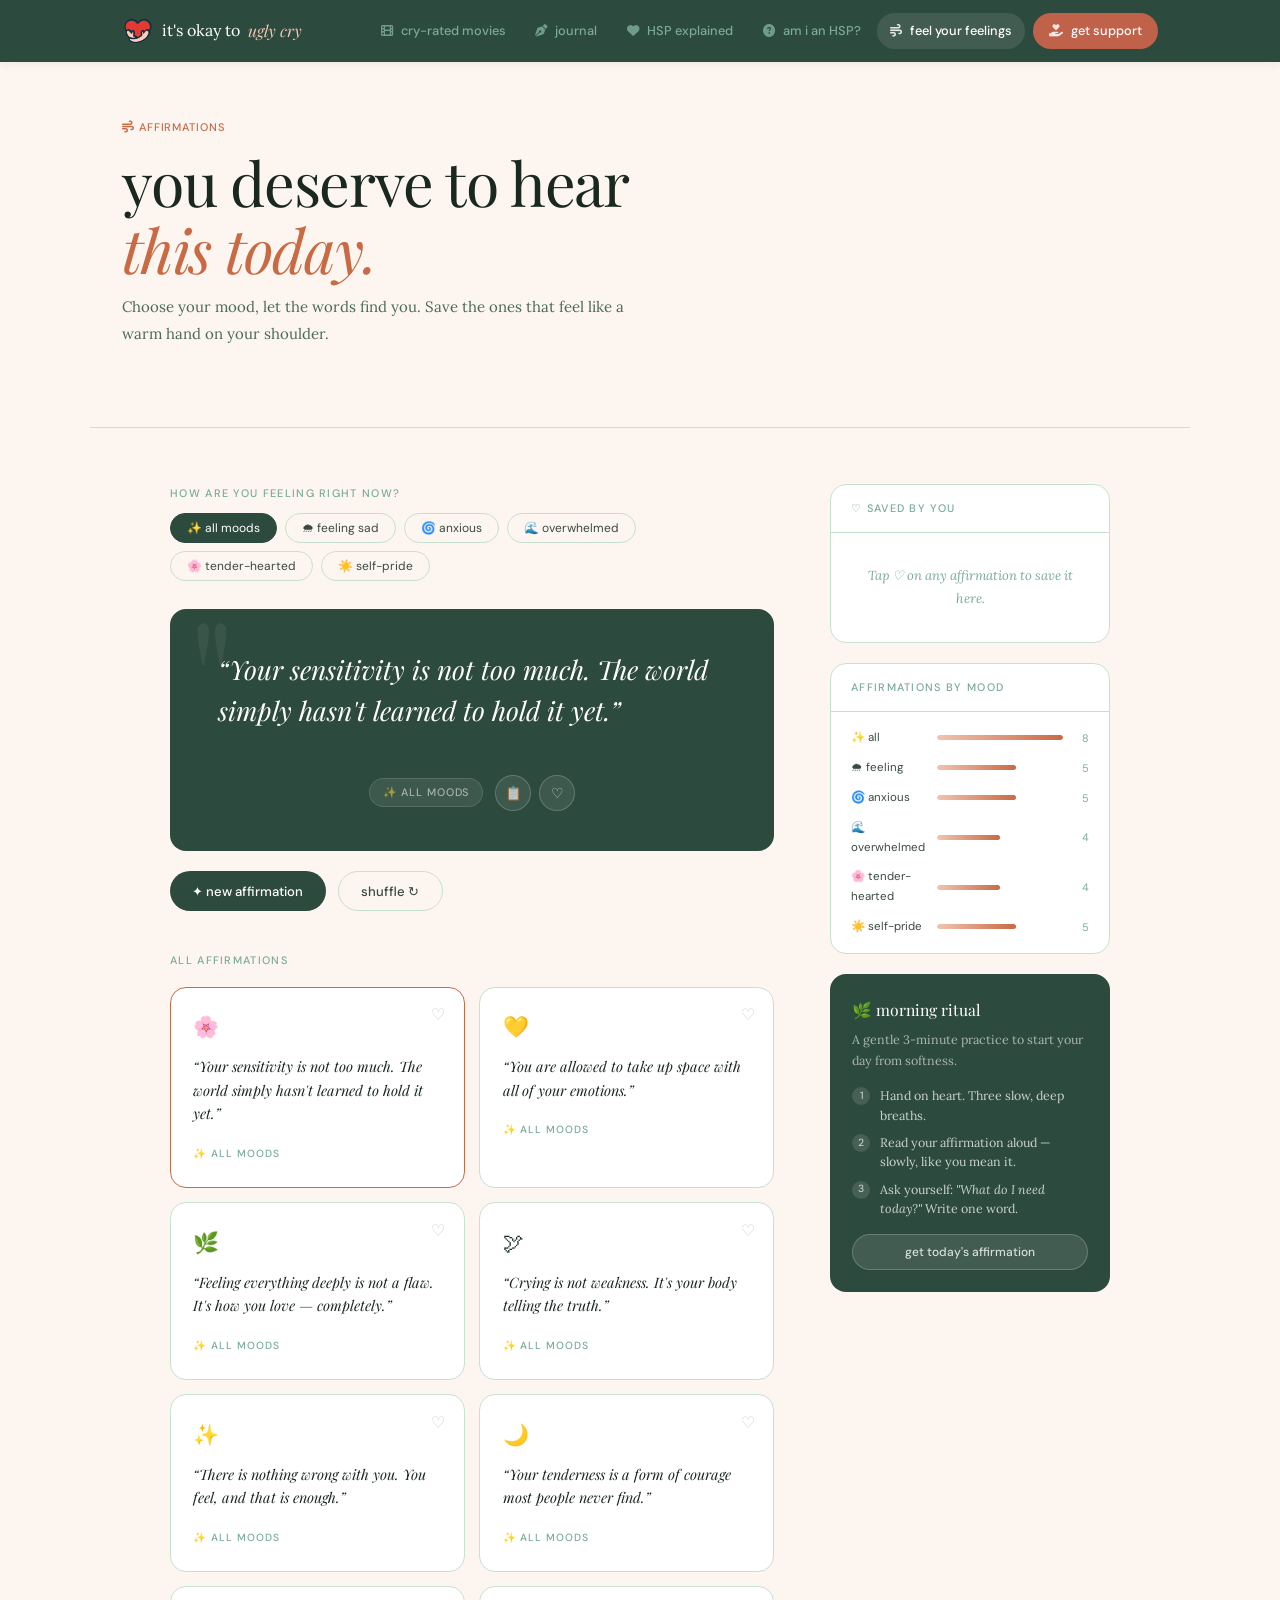
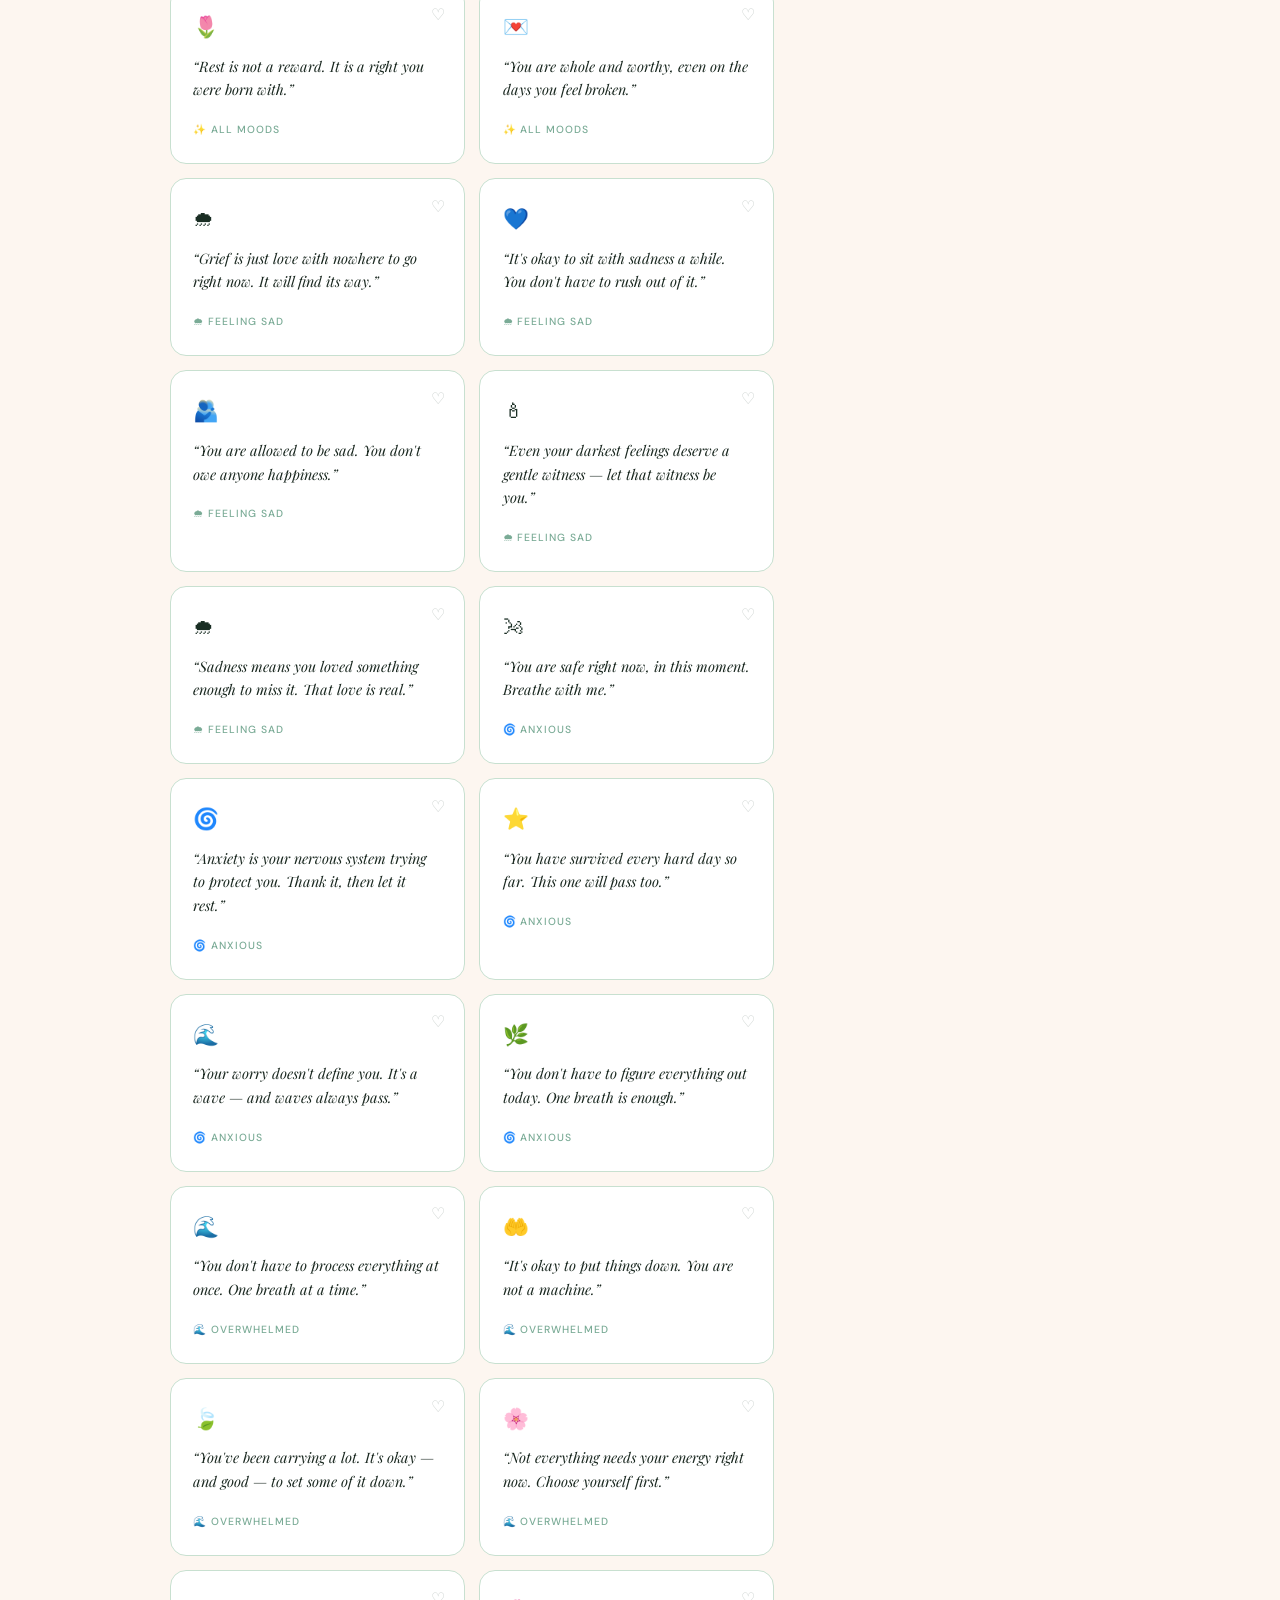
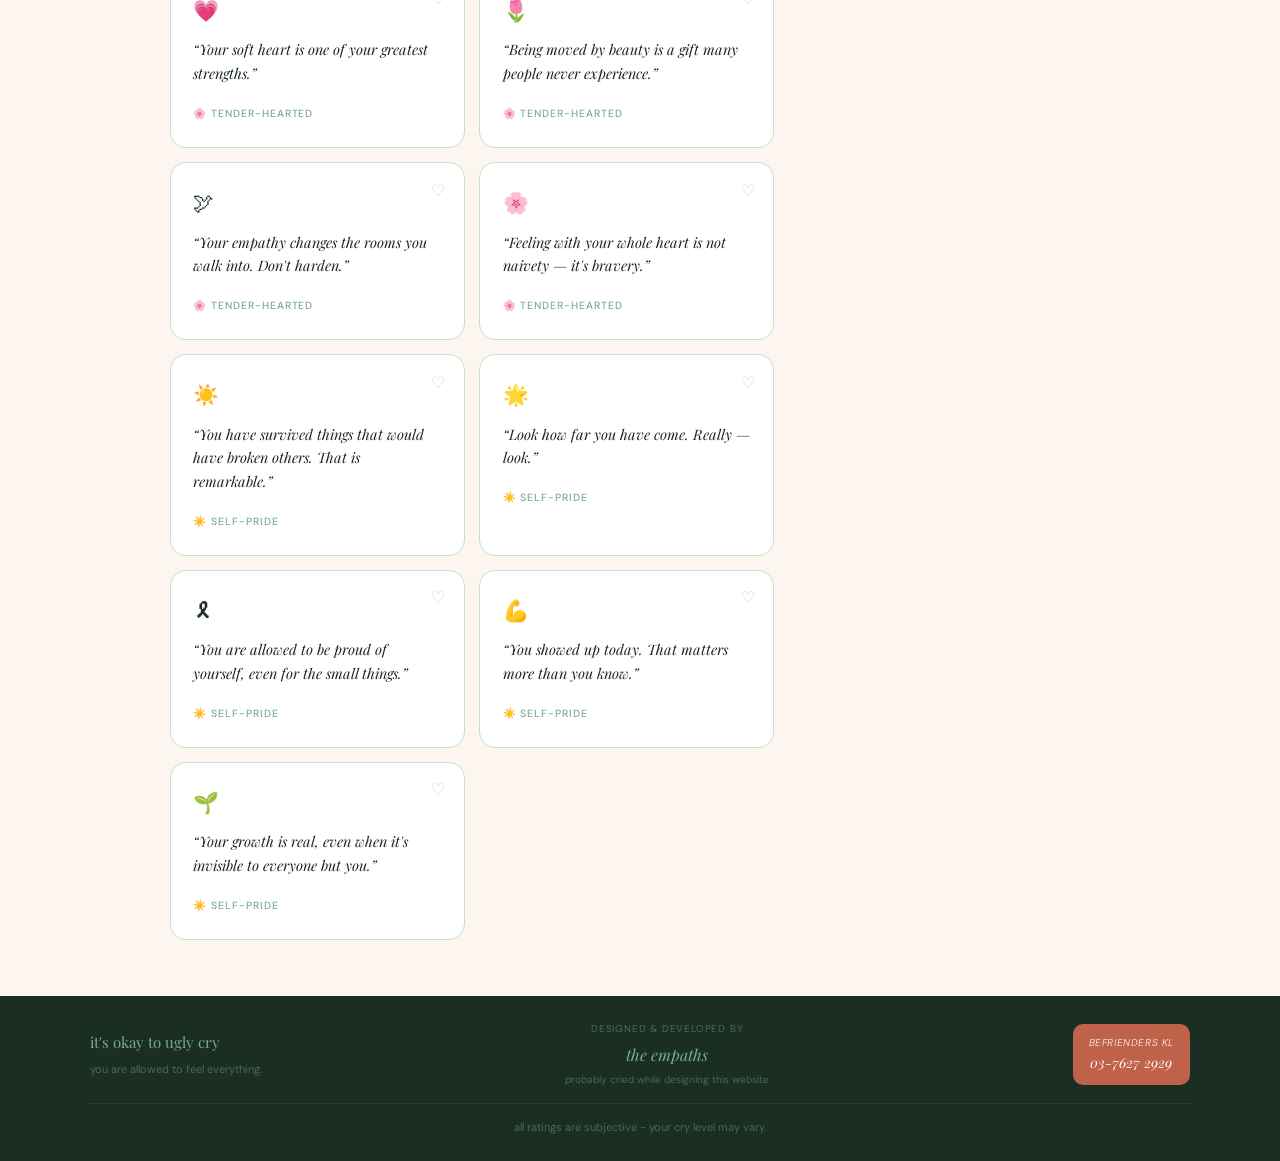
<file: sub_page.html>
<!DOCTYPE html>
<html lang="en">
<head>
<meta charset="UTF-8"/>
<meta name="viewport" content="width=device-width, initial-scale=1.0"/>
<title>Feel your Feelings</title>
<link rel="preconnect" href="https://fonts.googleapis.com"/>
<link rel="preconnect" href="https://fonts.gstatic.com" crossorigin/>
<link href="https://fonts.googleapis.com/css2?family=Playfair+Display:ital,wght@0,400;0,700;1,400;1,700&family=DM+Sans:wght@300;400;500&family=Lora:ital,wght@0,400;1,400&display=swap" rel="stylesheet"/>
<link rel="stylesheet" href="css/style.css"> 
<link rel="stylesheet" href="https://cdnjs.cloudflare.com/ajax/libs/font-awesome/6.5.0/css/all.min.css"/>
</head>
<body class="fyf-page">
<a href="#main-content" class="skip-link">skip to content</a>
    <header>
            <nav class="navbar" aria-label="Main navigation">
                <div class="navbar-inner">
                    <a href="index.html" class="navbar-logo">
                        <img src="images/logo.png" class="logo-img" alt="" />
                        it's okay to <span>ugly cry</span>
                    </a>

                                        <ul class="navbar-links" role="list">
                        <li><a href="movie.html"><i class="fa-solid fa-film" aria-hidden="true"></i> cry-rated movies</a></li>
                        <li><a href="journal.html"><i class="fa-solid fa-pen-nib" aria-hidden="true"></i> journal</a></li>
                        <li><a href="hsp.html"><i class="fa-solid fa-heart" aria-hidden="true"></i> HSP explained</a></li>
                        <li><a href="hsp_quiz.html"><i class="fa-solid fa-circle-question" aria-hidden="true"></i> am i an HSP?</a></li>
                        <li><a href="sub_page.html" class="active" aria-current="page"><i class="fa-solid fa-wind" aria-hidden="true"></i> feel your feelings</a></li>
                        <li><a href="emotional_kit.html" class="navbar-cta"><i class="fa-solid fa-hand-holding-heart" aria-hidden="true"></i> get support</a></li>
                    </ul>

                    <button class="hamburger" aria-label="Open mobile menu" aria-expanded="false" aria-controls="mobile-menu" onclick="toggleMenu(this)">
                        <span></span>
                        <span></span>
                        <span></span>
                    </button>
                </div> 
                
                <nav id="mobile-menu" class="mobile-menu" aria-label="Mobile navigation">
                    <a href="index.html"><i class="fa-solid fa-house" aria-hidden="true"></i> home</a>
                    <a href="movie.html"><i class="fa-solid fa-film" aria-hidden="true"></i> cry-rated movies</a>
                    <a href="journal.html"><i class="fa-solid fa-pen-nib" aria-hidden="true"></i> journal</a>
                    <a href="hsp.html"><i class="fa-solid fa-heart" aria-hidden="true"></i> HSP explained</a>
                    <a href="hsp_quiz.html"><i class="fa-solid fa-circle-question" aria-hidden="true"></i> am i an HSP?</a>
                    <a href="sub_page.html" aria-current="page"><i class="fa-solid fa-wind" aria-hidden="true"></i> feel your feelings</a>
                    <a href="emotional_kit.html"><i class="fa-solid fa-hand-holding-heart" aria-hidden="true"></i> get support</a>
                </nav>
            </nav>
        </header>


<!-- PAGE HERO -->
<section class="page-hero" aria-labelledby="fyf-page-title">
  <span class="label-tag"><i class="fa-solid fa-wind" aria-hidden="true"></i>affirmations</span>
  <h1 id="fyf-page-title" class="page-title">you deserve to hear<br/><em>this today.</em></h1>
  <p>Choose your mood, let the words find you. Save the ones that feel like a warm hand on your shoulder.</p>
  <span id="saved-num" style="display:none">0</span>
</section>

<div class="hdivider"></div>

<!-- BODY -->
<main id="main-content">
<article aria-label="affirmations content">
<div class="body-wrap">

  <!-- MAIN -->
  <div>
    <p class="filter-heading">how are you feeling right now?</p>
    <div class="pills-row">
      <button class="fpill active" onclick="setMood('all',this)">✨ all moods</button>
      <button class="fpill" onclick="setMood('sad',this)">🌧 feeling sad</button>
      <button class="fpill" onclick="setMood('anxious',this)">🌀 anxious</button>
      <button class="fpill" onclick="setMood('overwhelmed',this)">🌊 overwhelmed</button>
      <button class="fpill" onclick="setMood('tender',this)">🌸 tender-hearted</button>
      <button class="fpill" onclick="setMood('proud',this)">☀️ self-pride</button>
    </div>

    <!-- featured -->
    <div class="featured-card">
      <p id="featured-text">"Your sensitivity is not too much. The world simply hasn't learned to hold it yet."</p>
      <div class="featured-foot">
        <span class="mood-tag" id="mood-tag">✨ all moods</span>
        <div class="feat-btns">
          <button class="icon-btn" aria-label="copy affirmation" onclick="copyFeatured()">📋</button>
          <button class="icon-btn" id="feat-save-btn" aria-label="save affirmation" onclick="saveFeatured()">♡</button>
        </div>
      </div>
    </div>

    <div class="ctrl-row">
      <button class="btn-solid" onclick="nextFeatured()">✦ new affirmation</button>
      <button class="btn-outline" onclick="shuffleGrid()">shuffle ↻</button>
    </div>

    <p class="grid-heading" id="grid-heading">all affirmations</p>
    <div class="aff-grid" id="aff-grid"></div>
  </div>

  <!-- SIDEBAR -->
  <aside class="sidebar">

    <div class="s-card">
      <div class="s-card-head">♡ saved by you</div>
      <div class="saved-list" id="saved-list">
        <p class="saved-empty">Tap ♡ on any affirmation to save it here.</p>
      </div>
    </div>

    <div class="s-card">
      <div class="s-card-head">affirmations by mood</div>
      <div class="meter-body" id="mood-meter"></div>
    </div>

    <div class="ritual-card">
      <p class="ritual-title">🌿 morning ritual</p>
      <p class="ritual-desc">A gentle 3-minute practice to start your day from softness.</p>
      <div class="ritual-steps">
        <div class="step-row"><span class="step-num">1</span><span>Hand on heart. Three slow, deep breaths.</span></div>
        <div class="step-row"><span class="step-num">2</span><span>Read your affirmation aloud — slowly, like you mean it.</span></div>
        <div class="step-row"><span class="step-num">3</span><span>Ask yourself: <em>"What do I need today?"</em> Write one word.</span></div>
      </div>
      <button class="ritual-btn" onclick="nextFeatured()">get today's affirmation</button>
    </div>

  </aside>
</div>

<!-- TOAST -->
<div class="toast" id="toast"></div>
</article>
</main>

<!-- FOOTER -->
<footer class="footer">
            <div class="footer-inner">
                <div class="footer-brand">
                    <p class="footer-logo">it's okay to ugly cry</p>
                    <p class="footer-note">you are allowed to feel everything.</p>
                </div>

                <div class="footer-group" aria-label="Project group">
                    <p class="footer-group-label">designed &amp; developed by</p>
                    <p class="footer-group-name">the empaths</p>
                    <p class="footer-group-course">probably cried while designing this website</p>
                </div>

                <address class="footer-hotline" aria-label="Crisis hotline">
                    <span class="footer-hotline-label">Befrienders KL</span>
                    <a href="tel:0376272929" class="footer-hotline-num" style="color:#fff; text-decoration:none;">03-7627 2929</a>
                </address>
            </div>
            
            <div class="footer-bottom">
                <p>all ratings are subjective - your cry level may vary.</p>
            </div>
        </footer>

<script>

function toggleMenu(btn) {
                const menu = document.getElementById('mobile-menu');
                const isOpen = menu.classList.toggle('open');
                btn.setAttribute('aria-expanded', isOpen);
            }

const moods = {
  all:{ label:'✨ all moods' },
  sad:{ label:'🌧 feeling sad' },
  anxious:{ label:'🌀 anxious' },
  overwhelmed:{ label:'🌊 overwhelmed' },
  tender:{ label:'🌸 tender-hearted' },
  proud:{ label:'☀️ self-pride' },
};

const allAffs = [
  { text:"Your sensitivity is not too much. The world simply hasn't learned to hold it yet.", mood:'all', emoji:'🌸' },
  { text:"You are allowed to take up space with all of your emotions.", mood:'all', emoji:'💛' },
  { text:"Feeling everything deeply is not a flaw. It's how you love — completely.", mood:'all', emoji:'🌿' },
  { text:"Crying is not weakness. It's your body telling the truth.", mood:'all', emoji:'🕊' },
  { text:"There is nothing wrong with you. You feel, and that is enough.", mood:'all', emoji:'✨' },
  { text:"Your tenderness is a form of courage most people never find.", mood:'all', emoji:'🌙' },
  { text:"Rest is not a reward. It is a right you were born with.", mood:'all', emoji:'🌷' },
  { text:"You are whole and worthy, even on the days you feel broken.", mood:'all', emoji:'💌' },
  { text:"Grief is just love with nowhere to go right now. It will find its way.", mood:'sad', emoji:'🌧' },
  { text:"It's okay to sit with sadness a while. You don't have to rush out of it.", mood:'sad', emoji:'💙' },
  { text:"You are allowed to be sad. You don't owe anyone happiness.", mood:'sad', emoji:'🫂' },
  { text:"Even your darkest feelings deserve a gentle witness — let that witness be you.", mood:'sad', emoji:'🕯' },
  { text:"Sadness means you loved something enough to miss it. That love is real.", mood:'sad', emoji:'🌧' },
  { text:"You are safe right now, in this moment. Breathe with me.", mood:'anxious', emoji:'🌬' },
  { text:"Anxiety is your nervous system trying to protect you. Thank it, then let it rest.", mood:'anxious', emoji:'🌀' },
  { text:"You have survived every hard day so far. This one will pass too.", mood:'anxious', emoji:'⭐' },
  { text:"Your worry doesn't define you. It's a wave — and waves always pass.", mood:'anxious', emoji:'🌊' },
  { text:"You don't have to figure everything out today. One breath is enough.", mood:'anxious', emoji:'🌿' },
  { text:"You don't have to process everything at once. One breath at a time.", mood:'overwhelmed', emoji:'🌊' },
  { text:"It's okay to put things down. You are not a machine.", mood:'overwhelmed', emoji:'🤲' },
  { text:"You've been carrying a lot. It's okay — and good — to set some of it down.", mood:'overwhelmed', emoji:'🍃' },
  { text:"Not everything needs your energy right now. Choose yourself first.", mood:'overwhelmed', emoji:'🌸' },
  { text:"Your soft heart is one of your greatest strengths.", mood:'tender', emoji:'💗' },
  { text:"Being moved by beauty is a gift many people never experience.", mood:'tender', emoji:'🌷' },
  { text:"Your empathy changes the rooms you walk into. Don't harden.", mood:'tender', emoji:'🕊' },
  { text:"Feeling with your whole heart is not naivety — it's bravery.", mood:'tender', emoji:'🌸' },
  { text:"You have survived things that would have broken others. That is remarkable.", mood:'proud', emoji:'☀️' },
  { text:"Look how far you have come. Really — look.", mood:'proud', emoji:'🌟' },
  { text:"You are allowed to be proud of yourself, even for the small things.", mood:'proud', emoji:'🎗' },
  { text:"You showed up today. That matters more than you know.", mood:'proud', emoji:'💪' },
  { text:"Your growth is real, even when it's invisible to everyone but you.", mood:'proud', emoji:'🌱' },
];

let currentMood = 'all';
let savedItems = [];
let featIdx = 0;
let currentList = [...allAffs];

function init() {
  renderMeter();
  renderGrid();
  renderFeatured();
}

function setMood(mood, btn) {
  currentMood = mood;
  document.querySelectorAll('.pills-row .fpill').forEach(p => p.classList.remove('active'));
  btn.classList.add('active');
  currentList = mood === 'all' ? [...allAffs] : allAffs.filter(a => a.mood === mood || a.mood === 'all');
  featIdx = 0;
  renderFeatured();
  renderGrid();
  document.getElementById('grid-heading').textContent = mood === 'all' ? 'all affirmations' : moods[mood].label + ' affirmations';
}

function renderFeatured() {
  const item = currentList[featIdx % currentList.length];
  const el = document.getElementById('featured-text');
  el.textContent = '\u201c' + item.text + '\u201d';
  document.getElementById('mood-tag').textContent = moods[currentMood].label;
  const btn = document.getElementById('feat-save-btn');
  const saved = savedItems.some(s => s.text === item.text);
  btn.textContent = saved ? '♥' : '♡';
  btn.classList.toggle('saved', saved);
}

function nextFeatured() {
  const el = document.getElementById('featured-text');
  el.classList.add('out');
  setTimeout(() => {
    featIdx = (featIdx + 1) % currentList.length;
    renderFeatured();
    el.classList.remove('out');
  }, 340);
}

function saveFeatured() {
  const item = currentList[featIdx % currentList.length];
  toggleSave(item);
  renderFeatured();
  renderGrid();
}

function copyFeatured() {
  const item = currentList[featIdx % currentList.length];
  navigator.clipboard.writeText('\u201c' + item.text + '\u201d').then(() => toast('Copied to clipboard ✓')).catch(() => toast('Affirmation ready to share ♡'));
}

function renderGrid() {
  const g = document.getElementById('aff-grid');
  if (!currentList.length) { g.innerHTML = '<p class="empty-state">No affirmations for this mood yet 🌸</p>'; return; }
  g.innerHTML = currentList.map((a, i) => {
    const saved = savedItems.some(s => s.text === a.text);
    const active = i === (featIdx % currentList.length);
    return `<div class="aff-card${active ? ' featured-active' : ''}">
      <span class="card-emoji">${a.emoji}</span>
      <p class="card-text">\u201c${a.text}\u201d</p>
      <span class="card-mood">${moods[a.mood]?.label || a.mood}</span>
      <button class="card-save${saved ? ' saved' : ''}" onclick="toggleSaveIdx(${i})">${saved ? '♥' : '♡'}</button>
    </div>`;
  }).join('');
}

function shuffleGrid() {
  for (let i = currentList.length - 1; i > 0; i--) {
    const j = Math.floor(Math.random() * (i + 1));
    [currentList[i], currentList[j]] = [currentList[j], currentList[i]];
  }
  featIdx = 0;
  renderFeatured();
  renderGrid();
  toast('Shuffled ↻');
}

function toggleSave(item) {
  const idx = savedItems.findIndex(s => s.text === item.text);
  if (idx === -1) { savedItems.unshift(item); toast('Saved ♥'); }
  else { savedItems.splice(idx, 1); toast('Removed from saved'); }
  document.getElementById('saved-num').textContent = savedItems.length;
  renderSavedSidebar();
}

function toggleSaveIdx(i) {
  toggleSave(currentList[i]);
  renderGrid();
  renderFeatured();
}

function renderSavedSidebar() {
  const el = document.getElementById('saved-list');
  if (!savedItems.length) { el.innerHTML = '<p class="saved-empty">Tap ♡ on any affirmation to save it here.</p>'; return; }
  el.innerHTML = savedItems.map((a, i) => `<div class="saved-item">${a.emoji} ${a.text}<button class="rm" onclick="removeSaved(${i})" aria-label="remove saved affirmation">✕</button></div>`).join('');
}

function removeSaved(i) {
  savedItems.splice(i, 1);
  document.getElementById('saved-num').textContent = savedItems.length;
  renderSavedSidebar();
  renderGrid();
  renderFeatured();
}

function renderMeter() {
  const keys = ['all','sad','anxious','overwhelmed','tender','proud'];
  const counts = {};
  keys.forEach(k => counts[k] = allAffs.filter(a => a.mood === k).length);
  const max = Math.max(...Object.values(counts));
  document.getElementById('mood-meter').innerHTML = keys.map(k => `
    <div class="meter-row">
      <span class="meter-name">${moods[k].label.split(' ').slice(0,2).join(' ')}</span>
      <div class="meter-track"><div class="meter-fill" style="width:${Math.round(counts[k]/max*100)}%"></div></div>
      <span class="meter-cnt">${counts[k]}</span>
    </div>`).join('');
}

let toastTimer;
function toast(msg) {
  const t = document.getElementById('toast');
  t.textContent = msg;
  t.classList.add('show');
  clearTimeout(toastTimer);
  toastTimer = setTimeout(() => t.classList.remove('show'), 2200);
}

init();
</script>
</body>
</html>
</file>
<file: css/style.css>
/* ============================================================
   IT'S OKAY TO UGLY CRY — style.css  (UNIFIED GLOBAL)
   Merges movies/support/quiz/hsp pages (original), 
   index/journal/toolkit/affirmations pages (new design),
   AND the Emotional First Aid Kit elements.
   ============================================================ */

/* ─── RESET & BASE ─────────────────────────────────────────── */
*, *::before, *::after {
  box-sizing: border-box;
  margin: 0;
  padding: 0;
}

:root {
  /* Core palette (Unified) */
  --green-dark:   #2D4A3E; /* style.css primary dark green */
  --green-mid:    #7AAB96;
  --green-light:  #E8F2ED;
  --cream:        #FDF6F0;
  --cream-dark:   #ffffff;
  --terra:        #C0614A;
  --terra-light:  #FDF0EC;
  --terra-pale:   #f0c4b0;
  --forest:       #1A2E24;
  --white:        #FFFFFF;
  
  /* Additional Palette from Emotional Kit */
  --terracotta:   #c96a44;
  --text-dark:    #1a2820;
  --text-mid:     #3a4a40;
  --ek-border:    rgba(30,58,47,0.15); /* EK specific border */

  /* Text */
  --text-main:    #1A2E24;
  --text-body:    #4A6A54;
  --text-muted:   #7AAB96;

  /* Border & shadows */
  --border:       #C8E0D0;
  --shadow-sm:    0 2px 8px rgba(45,74,62,0.08);
  --shadow-md:    0 6px 24px rgba(45,74,62,0.12);
  --shadow-lg:    0 12px 40px rgba(45,74,62,0.16);

  /* Radii */
  --radius-sm:    6px;
  --radius-md:    10px;
  --radius-lg:    14px;
  --radius-xl:    20px;
  --r-pill:       999px;
  --r-md:         10px; /* EK radius */
  --r-lg:         16px; /* EK radius */

  /* Fonts */
  --ff-display:   'Playfair Display', 'Georgia', serif;
  --ff-body:      'Lora', 'Georgia', serif;
  --ff-ui:        'DM Sans', -apple-system, BlinkMacSystemFont, 'Segoe UI', sans-serif;

  /* Misc */
  --transition:   0.25s ease;
  --ease:         cubic-bezier(0.25, 0.46, 0.45, 0.94);
}

html {
  scroll-behavior: smooth;
  font-size: 16px;
}

/* skip nav */
.skip-link { position: absolute; top: -100%; left: 1rem; background: var(--green-dark); color: #fff; font-family: var(--ff-ui); font-size: 0.85rem; font-weight: 500; padding: 0.6rem 1.2rem; border-radius: 0 0 var(--radius-md) var(--radius-md); text-decoration: none; z-index: 9999; transition: top 0.2s; }
.skip-link:focus { top: 0; }

/* section number label */
.section-num { font-family: var(--ff-ui); font-size: 0.82rem; font-weight: 500; letter-spacing: 0.1em; text-transform: uppercase; color: var(--terracotta); margin-top: 2rem; margin-bottom: 0.6rem; }

/* native details/summary FAQ */
.faq-list details { border: 1px solid var(--ek-border); border-bottom: none; background: #fff; }
.faq-list details:first-of-type { border-radius: var(--r-lg) var(--r-lg) 0 0; }
.faq-list details:last-of-type  { border-bottom: 1px solid var(--ek-border); border-radius: 0 0 var(--r-lg) var(--r-lg); }
.faq-list details summary { font-family: var(--ff-ui); font-size: 0.9rem; font-weight: 500; color: var(--text-dark); padding: 1.25rem 1.5rem; cursor: pointer; display: flex; justify-content: space-between; align-items: center; gap: 1rem; list-style: none; transition: background 0.2s; user-select: none; }
.faq-list details summary::-webkit-details-marker { display: none; }
.faq-list details summary::after { content: "\25be"; font-size: 1rem; color: var(--text-muted); transition: transform 0.25s; flex-shrink: 0; }
.faq-list details[open] summary::after { transform: rotate(180deg); }
.faq-list details summary:hover { background: #fdfaf7; }
.faq-list details .faq-a { font-size: 0.88rem; color: var(--text-mid); line-height: 1.75; padding: 0 1.5rem 1.25rem; }
.faq-list details .faq-a strong { font-family: var(--ff-ui); font-weight: 500; color: var(--text-dark); }

/* native checkbox checklist */
.check-item { display: flex; align-items: flex-start; gap: 0.75rem; padding: 0.75rem 0; border-bottom: 1px solid var(--ek-border); cursor: pointer; }
.check-item:last-child { border-bottom: none; }
.check-item input[type="checkbox"] { appearance: none; -webkit-appearance: none; width: 18px; height: 18px; border: 1.5px solid var(--ek-border); border-radius: 4px; flex-shrink: 0; margin-top: 2px; transition: all 0.2s; cursor: pointer; position: relative; }
.check-item input[type="checkbox"]:checked { background: var(--green-dark); border-color: var(--green-dark); }
.check-item input[type="checkbox"]:checked::after { content: "✓"; position: absolute; color: #fff; font-size: 0.7rem; top: 50%; left: 50%; transform: translate(-50%,-50%); }
.check-item input[type="checkbox"]:focus-visible { outline: 2px solid var(--green-mid); outline-offset: 2px; }
.check-item label { font-family: var(--ff-ui); font-size: 0.875rem; color: var(--text-body); cursor: pointer; line-height: 1.5; }
.check-item input[type="checkbox"]:checked + label { color: var(--text-muted); text-decoration: line-through; }

body {
  font-family: var(--ff-body);
  background-color: var(--cream);
  color: var(--text-main);
  line-height: 1.7;
  min-height: 100vh;
  overflow-x: hidden;
}

img { max-width: 100%; height: auto; display: block; }
a { color: inherit; text-decoration: none; }
ul, ol { list-style: none; }
button { cursor: pointer; font-family: inherit; border: none; outline: none; }
input, textarea { font-family: inherit; outline: none; }

/* ─── TYPOGRAPHY ────────────────────────────────────────────── */
h1, h2, h3, h4, h5, h6 {
  font-family: var(--ff-display);
  font-weight: normal;
  line-height: 1.2;
  color: var(--text-main);
  letter-spacing: -0.02em;
}

h1 { font-size: 2.5rem; }
h2 { font-size: 1.875rem; }
h3 { font-size: 1.375rem; }
h4 { font-size: 1.125rem; }

p {
  font-size: 0.9375rem;
  color: var(--text-body);
  line-height: 1.75;
}

.sans { font-family: var(--ff-ui); }

/* ─── LAYOUT UTILITIES ──────────────────────────────────────── */
.container { max-width: 1100px; margin: 0 auto; padding: 0 2rem; }
.section { padding: 3rem 2rem; max-width: 1100px; margin: 0 auto; }
.ek-section { padding: clamp(3.5rem, 7vw, 5.5rem) clamp(1.5rem, 7vw, 5rem); } /* EK version */
.section-inner { max-width: 1100px; margin: 0 auto; }
.section-alt { background: var(--cream-dark); }
.grid-2 { display: grid; grid-template-columns: repeat(2, 1fr); gap: 1.5rem; }
.grid-3 { display: grid; grid-template-columns: repeat(3, 1fr); gap: 1.25rem; }
.flex { display: flex; align-items: center; }
.flex-between { display: flex; align-items: center; justify-content: space-between; }
.text-center { text-align: center; }
.text-muted { color: var(--text-muted); font-size: 0.8125rem; }

.label-tag {
  font-family: var(--ff-ui); font-size: 0.6875rem; font-weight: 500;
  letter-spacing: 0.08em; text-transform: uppercase; color: var(--terracotta);
  margin-bottom: 0.75rem; display: block;
}
.label-tag i { margin-right: 4px; font-size: 0.75rem; }

/* Section headings */
.section-label {
  font-family: var(--ff-ui); font-size: 0.68rem; font-weight: 500;
  letter-spacing: 0.14em; text-transform: uppercase; color: var(--terra);
  display: flex; align-items: center; gap: 8px; margin-bottom: 0.75rem;
}
.section-h {
  font-family: var(--ff-display); font-size: clamp(1.9rem, 3.5vw, 2.8rem);
  font-weight: 400; line-height: 1.2; color: var(--text-main); margin-bottom: 0.75rem;
}
.section-h em { font-style: italic; color: var(--terra); }
.section-desc { font-size: 0.95rem; color: var(--text-muted); max-width: 520px; line-height: 1.8; }

/* ─── BUTTONS ───────────────────────────────────────────────── */
.btn {
  display: inline-block; font-family: var(--ff-ui); font-size: 0.875rem;
  padding: 0.625rem 1.375rem; border-radius: var(--radius-md);
  transition: all var(--transition); border: none;
}
.btn-primary { background: var(--green-dark); color: #fff; }
.btn-primary:hover { background: var(--forest); transform: translateY(-1px); box-shadow: var(--shadow-sm); }
.btn-secondary { background: transparent; color: var(--text-body); border: 1px solid var(--border); }
.btn-secondary:hover { background: var(--green-light); border-color: var(--green-mid); }
.btn-terra { background: var(--terra); color: #fff; }
.btn-terra:hover { background: #a84f3b; transform: translateY(-1px); box-shadow: var(--shadow-sm); }
.btn-full { width: 100%; text-align: center; }

/* Solid/Ghost/White Buttons */
.btn-solid {
  font-family: var(--ff-ui); font-size: 0.82rem; font-weight: 500;
  background: var(--green-dark); color: #fff; padding: 0.7rem 1.5rem;
  border-radius: var(--r-pill); text-decoration: none; border: none;
  display: inline-flex; align-items: center; gap: 6px; transition: background 0.2s, transform 0.2s;
}
.btn-solid:hover { background: #1a3328; transform: translateY(-2px); }

.btn-outline {
  font-family: var(--ff-ui); font-size: 0.82rem; font-weight: 500;
  background: transparent; color: var(--text-body); padding: 0.7rem 1.5rem;
  border-radius: var(--r-pill); border: 1.5px solid var(--border);
  text-decoration: none; display: inline-flex; align-items: center; gap: 6px;
  transition: border-color 0.2s, color 0.2s, transform 0.2s;
}
.btn-outline:hover { border-color: var(--green-dark); color: var(--green-dark); transform: translateY(-2px); }

.btn-white {
  font-family: var(--ff-ui); font-size: 0.82rem; font-weight: 500; background: #fff;
  color: var(--green-dark); padding: 0.7rem 1.5rem; border-radius: var(--r-pill);
  text-decoration: none; border: none; display: inline-flex; align-items: center; gap: 6px;
  transition: opacity 0.2s, transform 0.2s;
}
.btn-white:hover { opacity: 0.9; transform: translateY(-2px); }

.btn-ghost {
  font-family: var(--ff-ui); font-size: 0.82rem; font-weight: 500; background: transparent;
  color: rgba(255,255,255,0.8); padding: 0.7rem 1.5rem; border-radius: var(--r-pill);
  border: 1.5px solid rgba(255,255,255,0.3); text-decoration: none; display: inline-flex;
  align-items: center; gap: 6px; transition: border-color 0.2s, color 0.2s, transform 0.2s;
}
.btn-ghost:hover { border-color: rgba(255,255,255,0.7); color: #fff; transform: translateY(-2px); }

/* ─── BADGES & TAGS ─────────────────────────────────────────── */
.badge { display: inline-block; font-family: var(--ff-ui); font-size: 0.6875rem; font-weight: 500; padding: 0.1875rem 0.625rem; border-radius: 20px; }
.badge-green     { background: var(--green-light); color: var(--green-dark); }
.badge-terra     { background: var(--terra); color: #fff; }
.badge-light     { background: var(--terra-light); color: var(--terra); }
.badge-drama     { background: var(--terra-light); color: var(--terra); }
.badge-animation { background: var(--green-light); color: var(--green-dark); }
.badge-romance   { background: #fbeaf0; color: #993556; }
.badge-anime     { background: #f0f4ff; color: #3a4a8f; }
.badge-warn      { background: var(--terra-light); color: var(--terra); font-size: 0.625rem; padding: 0.125rem 0.375rem; border-radius: var(--radius-sm); }

/* ─── NAVIGATION (style.css version) ────────────────────────── */
.navbar { background: var(--green-dark); position: sticky; top: 0; z-index: 1000; box-shadow: var(--shadow-sm); }
.navbar-inner { max-width: 1100px; margin: 0 auto; padding: 0 clamp(1.25rem, 4vw, 2rem); height: 62px; display: flex; align-items: center; justify-content: space-between; gap: 1rem; }
.navbar-logo { font-family: var(--ff-body); font-size: 1rem; color: #fff; display: inline-flex; align-items: center; gap: 0.5rem; text-decoration: none; white-space: nowrap; flex-shrink: 0; }
.logo-img { height: 32px; width: auto; object-fit: contain; }
.navbar-logo span { font-family: var(--ff-display); font-style: italic; color: var(--terra-pale); }
.navbar-links { display: flex; align-items: center; gap: 0.25rem; list-style: none; }
.navbar-links a { font-family: var(--ff-ui); font-size: 0.8rem; font-weight: 500; color: var(--green-mid); padding: 0.42rem 0.8rem; border-radius: var(--r-pill); display: flex; align-items: center; gap: 6px; transition: color var(--transition), background var(--transition); white-space: nowrap; }
.navbar-links a:hover, .navbar-links a.active { color: #fff; background: rgba(255,255,255,0.1); }
.navbar-links a i { font-size: 0.78rem; opacity: 0.85; margin-right: 2px; }
.navbar-cta { font-family: var(--ff-ui); font-size: 0.78rem; font-weight: 500; background: var(--terra) !important; color: #fff !important; padding: 0.42rem 1rem !important; border-radius: var(--r-pill) !important; margin-left: 0.25rem; transition: background var(--transition) !important; }
.navbar-cta:hover { background: #a84f3b !important; }

/* Hamburger Menu & Mobile Sidebar */
.hamburger { display: none; flex-direction: column; justify-content: center; gap: 5px; width: 36px; height: 36px; background: transparent; border: 1.5px solid rgba(255,255,255,0.25); border-radius: 8px; cursor: pointer; padding: 0 8px; flex-shrink: 0; transition: border-color var(--transition); }
.hamburger:hover { border-color: rgba(255,255,255,0.5); }
.hamburger span { display: block; width: 100%; height: 1.5px; background: rgba(255,255,255,0.85); border-radius: 2px; transition: transform 0.3s, opacity 0.3s; }
.hamburger.open span:nth-child(1) { transform: translateY(6.5px) rotate(45deg); }
.hamburger.open span:nth-child(2) { opacity: 0; transform: scaleX(0); }
.hamburger.open span:nth-child(3) { transform: translateY(-6.5px) rotate(-45deg); }
.mobile-menu { position: fixed; top: 62px; right: 0; width: 260px; height: calc(100vh - 62px); background: var(--forest); border-left: 1px solid rgba(255,255,255,0.08); padding: 1.5rem 1.25rem; display: flex; flex-direction: column; gap: 0.25rem; transform: translateX(100%); transition: transform 0.3s var(--ease); z-index: 999; overflow-y: auto; }
.mobile-menu.open { transform: translateX(0); }
.mobile-menu a { font-family: var(--ff-ui); font-size: 0.9rem; font-weight: 500; color: var(--green-mid); padding: 0.75rem 1rem; border-radius: 8px; display: flex; align-items: center; gap: 10px; transition: background var(--transition), color var(--transition); border-bottom: 0.5px solid rgba(122,171,150,0.15); }
.mobile-menu a:hover, .mobile-menu a[aria-current="page"] { background: rgba(255,255,255,0.08); color: #fff; }
.mobile-menu a i { font-size: 0.9rem; width: 18px; text-align: center; color: var(--terra-pale); opacity: 0.85; }
.menu-overlay { display: none; position: fixed; inset: 62px 0 0 0; background: rgba(0,0,0,0.4); z-index: 998; }
.menu-overlay.open { display: block; }

/* ─── NAVIGATION (Emotional Kit version) ────────────────────── */
/* generic nav rule removed - .navbar + .navbar-inner handles this */
.nav-logo { font-family: var(--ff-ui); font-size: 0.95rem; font-weight: 400; color: #fff; text-decoration: none; letter-spacing: 0.01em; }
.nav-logo strong { font-style: italic; font-family: var(--ff-display); font-weight: 400; color: var(--terra-pale); }
.nav-links { display: flex; align-items: center; gap: 0.25rem; list-style: none; }
.nav-links a { font-family: var(--ff-ui); font-size: 0.78rem; font-weight: 500; color: rgba(255,255,255,0.75); text-decoration: none; padding: 0.4rem 0.75rem; border-radius: var(--r-pill); display: flex; align-items: center; gap: 6px; transition: color 0.2s, background 0.2s; }
.nav-links a:hover, .nav-links a.active { color: #fff; background: rgba(255,255,255,0.1); }
.nav-icon { font-size: 0.85rem; opacity: 0.8; }
.nav-cta { font-family: var(--ff-ui); font-size: 0.78rem; font-weight: 500; background: var(--terracotta); color: #fff; padding: 0.45rem 1.1rem; border-radius: var(--r-pill); text-decoration: none; display: flex; align-items: center; gap: 6px; transition: background 0.2s, transform 0.2s; margin-left: 0.5rem; }
.nav-cta:hover { background: var(--terra-light); color: var(--terracotta); transform: translateY(-1px); }

/* ─── PAGE HEROES ───────────────────────────────────────────── */
.page-hero { padding: 3.5rem 2rem 2.5rem; max-width: 1100px; margin: 0 auto; }
.page-hero h1 span { color: var(--terra); font-style: italic; }
.page-hero p { max-width: 520px; margin-top: 0.75rem; font-size: 0.9375rem; }

/* Dark hero variant (toolkit, journal) */
.page-hero-dark { background: var(--green-dark); padding: clamp(3rem, 6vw, 5rem) clamp(1.5rem, 7vw, 5rem); position: relative; overflow: hidden; }
.page-hero-dark::before { content: ''; position: absolute; top: -80px; right: -80px; width: 400px; height: 400px; background: radial-gradient(circle, rgba(192,97,74,0.15) 0%, transparent 70%); pointer-events: none; }
.page-hero-dark-inner { max-width: 1100px; margin: 0 auto; }
.page-eyebrow { font-family: var(--ff-ui); font-size: 0.7rem; font-weight: 500; letter-spacing: 0.14em; text-transform: uppercase; color: var(--terracotta); margin-bottom: 1rem; display: flex; align-items: center; gap: 8px; }
.page-eyebrow::before { content: ''; width: 24px; height: 1.5px; background: var(--terracotta); display: block; }
.page-hero-dark h1 { font-family: var(--ff-display); font-size: clamp(2.2rem, 4.5vw, 3.8rem); font-weight: 400; line-height: 1.1; color: #fff; margin-bottom: 1.25rem; letter-spacing: -0.02em; }
.page-hero-dark h1 em { font-style: italic; color: var(--terra-pale); }
.page-hero-desc { font-family: var(--ff-body); font-size: 1rem; color: rgba(255,255,255,0.7); max-width: 520px; line-height: 1.8; margin-bottom: 2rem; }
.page-hero-pills { display: flex; gap: 0.5rem; flex-wrap: wrap; }
.hero-pill { font-family: var(--ff-ui); font-size: 0.72rem; font-weight: 500; padding: 0.35rem 0.9rem; border-radius: var(--r-pill); border: 1px solid rgba(255,255,255,0.2); color: rgba(255,255,255,0.7); background: rgba(255,255,255,0.07); display: flex; align-items: center; gap: 5px; }
.ek-page .hero-pill { color: var(--green-dark); background: rgba(45,74,62,0.08); border: 1px solid rgba(45,74,62,0.2); }

/* Emotional Kit Hero */
.ek-page-hero { background: var(--green-dark); padding: clamp(3rem, 6vw, 5rem) clamp(1.5rem, 7vw, 5rem); position: relative; overflow: hidden; }
.ek-page-hero::before { content: ''; position: absolute; top: -80px; right: -80px; width: 400px; height: 400px; background: radial-gradient(circle, rgba(201,106,68,0.15) 0%, transparent 70%); pointer-events: none; }
.page-hero-inner { max-width: 1100px; margin: 0 auto; }

/* ─── HOMEPAGE HERO ─────────────────────────────────────────── */
.hero { padding: 4rem 2rem; max-width: 1100px; margin: 0 auto; display: grid; grid-template-columns: 1fr auto; gap: 2rem; align-items: center; }
.hero-title { font-size: 2.75rem; color: var(--text-main); margin-bottom: 1rem; }
.hero-title em { color: var(--terra); font-style: italic; }
.hero-subtitle { font-size: 0.9375rem; color: var(--text-body); max-width: 440px; margin-bottom: 1.75rem; line-height: 1.75; }
.hero-buttons { display: flex; gap: 0.75rem; flex-wrap: wrap; }
.hero-cards { display: flex; flex-direction: column; gap: 0.75rem; align-items: flex-end; }
.hero-stat-card { background: var(--white); border: 0.5px solid var(--border); border-radius: var(--radius-lg); padding: 0.875rem 1.125rem; text-align: center; width: 150px; }
.hero-stat-num { font-family: var(--ff-display); font-size: 1.875rem; color: var(--green-dark); display: block; }
.hero-stat-label { font-family: var(--ff-ui); font-size: 0.6875rem; color: var(--text-muted); margin-top: 0.125rem; }
.hero-prompt-card { background: var(--white); border: 0.5px solid var(--border); border-radius: var(--radius-lg); padding: 0.875rem 1.125rem; width: 150px; }
.hero-prompt-label { font-family: var(--ff-ui); font-size: 0.6875rem; color: var(--text-muted); margin-bottom: 0.375rem; }
.hero-prompt-text { font-size: 0.75rem; color: var(--text-main); font-style: italic; line-height: 1.5; }

/* ─── INFO STRIP ────────────────────────────────────────────── */
.info-strip { background: var(--green-light); border-top: 0.5px solid var(--border); border-bottom: 0.5px solid var(--border); padding: 0.875rem 2rem; }
.info-strip-inner { max-width: 1100px; margin: 0 auto; display: flex; align-items: center; gap: 1rem; width: 100%; }
.info-strip p { font-family: var(--ff-ui); font-size: 0.8125rem; color: var(--green-dark); line-height: 1.5; }
.info-strip p strong { color: var(--forest); }

/* ─── CARDS & FILTERS ───────────────────────────────────────── */
.card { background: var(--white); border: 0.5px solid var(--border); border-radius: var(--radius-lg); padding: 1.25rem; transition: all var(--transition); }
.card:hover { border-color: var(--green-mid); box-shadow: var(--shadow-sm); transform: translateY(-2px); }
.dark-card { background: var(--green-dark); border-radius: var(--radius-lg); padding: 1.5rem; }

.filter-area { margin-bottom: 1.5rem; }
.filter-label { font-family: var(--ff-ui); font-size: 0.6875rem; font-weight: 500; color: var(--text-muted); text-transform: uppercase; letter-spacing: 0.06em; margin-bottom: 0.5rem; }
.filter-row { display: flex; gap: 0.5rem; flex-wrap: wrap; margin-bottom: 0.5rem; }
.filter-btn { font-family: var(--ff-ui); font-size: 0.75rem; padding: 0.3125rem 0.875rem; border-radius: 20px; border: 0.5px solid var(--border); background: var(--white); color: var(--text-body); cursor: pointer; transition: all var(--transition); }
.filter-btn:hover { border-color: var(--green-mid); color: var(--green-dark); }
.filter-btn.active { background: var(--green-dark); color: #fff; border-color: var(--green-dark); }

/* fpill alias (toolkit page & emotional kit) */
.fpill { font-family: var(--ff-ui); font-size: 0.75rem; padding: 0.38rem 1rem; border-radius: var(--r-pill); border: 1px solid var(--border); background: var(--white); color: var(--text-body); cursor: pointer; transition: all var(--transition); display: flex; align-items: center; gap: 5px; }
.fpill:hover { border-color: var(--green-dark); color: var(--green-dark); }
.fpill.active { background: var(--green-dark); color: #fff; border-color: var(--green-dark); }

/* ─── MOVIE / CRY-RATED PAGE ────────────────────────────────── */
.tissue-legend { background: var(--white); border: 0.5px solid var(--border); border-radius: var(--radius-md); padding: 0.75rem 1.25rem; display: flex; align-items: center; gap: 1.5rem; flex-wrap: wrap; margin-bottom: 1.25rem; }
.tissue-legend-title { font-family: var(--ff-ui); font-size: 0.75rem; font-weight: 500; color: var(--green-dark); }
.tissue-legend-items { display: flex; gap: 1rem; flex-wrap: wrap; }
.tissue-legend-item { display: flex; align-items: center; gap: 0.25rem; font-family: var(--ff-ui); font-size: 0.6875rem; color: var(--text-body); }
.featured-card { background: var(--green-dark); border-radius: var(--radius-lg); padding: 1.375rem 1.5rem; display: flex; gap: 1.25rem; align-items: center; margin-bottom: 1.75rem; position: relative; overflow: hidden; }
.featured-emoji { font-size: 3rem; width: 80px; height: 80px; background: rgba(255,255,255,0.08); border-radius: var(--radius-md); display: flex; align-items: center; justify-content: center; flex-shrink: 0; z-index: 1; }
.featured-content { flex: 1; z-index: 1; }
.featured-title { font-family: var(--ff-display); font-size: 1.125rem; color: #fff; margin-bottom: 0.25rem; }
.featured-sub { font-family: var(--ff-ui); font-size: 0.75rem; color: var(--green-mid); margin-bottom: 0.5rem; }
.featured-desc { font-family: var(--ff-ui); font-size: 0.8125rem; color: #a8d4bc; line-height: 1.5; margin-bottom: 0.625rem; }
.tissue-row { display: flex; align-items: center; gap: 0.1875rem; }

/* Paw animation */
.paw-container { position: absolute; top: 0; left: 0; right: 0; bottom: 0; pointer-events: none; overflow: hidden; color: rgba(168,212,188,0.28); font-size: 1.8rem; z-index: 0; }
.paw-print { position: absolute; opacity: 0; animation: pawAppear 4.5s ease-in-out infinite; }
@keyframes pawAppear { 0% { opacity: 0; transform: scale(0.5) translate(-15px, 15px) rotate(-25deg); } 30% { opacity: 1; transform: scale(1.1) translate(0, 0) rotate(-15deg); } 70% { opacity: 0.8; transform: scale(1.1) translate(15px, -15px) rotate(-15deg); } 100% { opacity: 0; transform: scale(0.7) translate(30px, -30px) rotate(-5deg); } }
.dog-wag { animation: dogWag 1.5s ease-in-out infinite alternate; display: inline-block; }
@keyframes dogWag { from { transform: rotate(-8deg); } to { transform: rotate(8deg); } }

.tissue-icon-filled { color: var(--terra); font-size: 0.875rem; margin-right: 2px; transition: transform 0.2s ease; }
.tissue-icon-empty  { color: #e8d5cf; font-size: 0.875rem; margin-right: 2px; }
.movie-card:hover .tissue-icon-filled { animation: bounceTissue 0.4s ease infinite alternate; }
@keyframes bounceTissue { from { transform: translateY(0) rotate(-5deg); } to { transform: translateY(-4px) rotate(5deg); } }
.tissue-score { font-family: var(--ff-ui); font-size: 0.6875rem; color: var(--terra); font-weight: 500; margin-left: 0.25rem; vertical-align: middle; }

.section-head { display: flex; align-items: baseline; justify-content: space-between; margin-bottom: 1rem; }
.section-count { font-family: var(--ff-ui); font-size: 0.75rem; color: var(--text-muted); }
.movie-card { background: var(--white); border: 0.5px solid var(--border); border-radius: var(--radius-lg); overflow: hidden; cursor: pointer; transition: all var(--transition); position: relative; }
.movie-card:hover { transform: translateY(-5px) scale(1.02); box-shadow: var(--shadow-md); border-color: var(--green-mid); }
.movie-card:hover .movie-poster { transform: scale(1.06); }
.movie-card:hover .tissue-dot { animation: bounceDot 0.4s ease infinite alternate; }
@keyframes bounceDot { from { transform: translateY(0); } to { transform: translateY(-4px); } }
.movie-poster-wrap { height: 200px; overflow: hidden; position: relative; }
.movie-poster { width: 100%; height: 100%; display: flex; align-items: center; justify-content: center; font-size: 2.25rem; transition: transform var(--transition); }
.movie-poster-img { width: 100%; height: 100%; object-fit: cover; object-position: center top; transition: transform var(--transition); border-radius: 0; }
.movie-card:hover .movie-poster-img { transform: scale(1.06); }
.movie-overlay { position: absolute; inset: 0; background: rgba(45,74,62,0.88); display: flex; align-items: center; justify-content: center; opacity: 0; transition: opacity var(--transition); }
.movie-card:hover .movie-overlay { opacity: 1; }
.movie-overlay-text { font-family: var(--ff-ui); font-size: 0.6875rem; color: #fff; text-align: center; padding: 0.5rem 0.75rem; line-height: 1.5; font-style: italic; }
.movie-body { padding: 0.875rem; }
.movie-title-row { display: flex; align-items: flex-start; justify-content: space-between; gap: 0.25rem; margin-bottom: 0.25rem; }
.movie-title { font-family: var(--ff-display); font-size: 0.8125rem; color: var(--text-main); line-height: 1.3; }
.movie-year { font-family: var(--ff-ui); font-size: 0.6875rem; color: var(--text-muted); flex-shrink: 0; }
.movie-desc { font-family: var(--ff-ui); font-size: 0.6875rem; color: #6a8a74; line-height: 1.5; margin: 0.375rem 0 0.5rem; }

/* ─── OLD JOURNAL STYLES (Kept for backwards compatibility) ──── */
.prompt-card { background: var(--white); border: 0.5px solid var(--border); border-radius: var(--radius-lg); padding: 1.5rem; margin-bottom: 1rem; transition: all var(--transition); }
.prompt-card:hover { border-color: var(--green-mid); box-shadow: var(--shadow-sm); }
.prompt-card.featured-prompt { background: var(--green-dark); }
.prompt-card.featured-prompt .prompt-question { color: #fff; }
.prompt-card.featured-prompt .prompt-category { color: var(--green-mid); }
.prompt-question { font-family: var(--ff-display); font-size: 1rem; color: var(--text-main); font-style: italic; line-height: 1.6; margin-bottom: 1rem; }
.prompt-category { font-family: var(--ff-ui); font-size: 0.6875rem; color: var(--text-muted); text-transform: uppercase; letter-spacing: 0.06em; margin-bottom: 0.5rem; }
.journal-input { width: 100%; background: var(--cream); border: 0.5px solid var(--border); border-radius: var(--radius-md); padding: 0.875rem 1rem; font-family: var(--ff-body); font-size: 0.875rem; color: var(--text-main); resize: vertical; min-height: 120px; transition: border-color var(--transition); line-height: 1.7; }
.journal-input:focus { border-color: var(--green-mid); background: var(--white); }
.journal-input::placeholder { color: var(--text-muted); font-style: italic; }
.prompt-filters { display: flex; gap: 0.5rem; flex-wrap: wrap; margin-bottom: 1.5rem; }

/* ─── HSP EXPLAINED PAGE ────────────────────────────────────── */
.hsp-hero-card { background: var(--green-dark); border-radius: var(--radius-xl); padding: 2.5rem; display: grid; grid-template-columns: 1fr 1fr; gap: 2rem; align-items: center; margin-bottom: 2rem; }
.hsp-hero-title { font-family: var(--ff-display); font-size: 1.75rem; color: #fff; line-height: 1.3; margin-bottom: 0.75rem; }
.hsp-hero-desc { font-family: var(--ff-ui); font-size: 0.875rem; color: #a8d4bc; line-height: 1.7; margin-bottom: 1.25rem; }
.hsp-stats { display: flex; flex-direction: column; gap: 0.75rem; }
.hsp-stat { background: rgba(255,255,255,0.08); border-radius: var(--radius-md); padding: 1rem 1.25rem; }
.hsp-stat-num { font-family: var(--ff-display); font-size: 1.625rem; color: var(--terra); display: block; }
.hsp-stat-label { font-family: var(--ff-ui); font-size: 0.75rem; color: #a8d4bc; margin-top: 0.125rem; }
.trait-card { background: var(--white); border: 0.5px solid var(--border); border-radius: var(--radius-lg); padding: 1.375rem; transition: all var(--transition); }
.trait-card:hover { border-color: var(--green-mid); box-shadow: var(--shadow-sm); transform: translateY(-2px); }
.trait-icon { width: 40px; height: 40px; background: var(--green-light); border-radius: var(--radius-md); display: flex; align-items: center; justify-content: center; font-size: 1.25rem; margin-bottom: 0.875rem; }
.trait-title { font-family: var(--ff-display); font-size: 0.9375rem; color: var(--text-main); margin-bottom: 0.375rem; }
.trait-desc { font-family: var(--ff-ui); font-size: 0.8125rem; color: var(--text-body); line-height: 1.6; }
.famous-card { background: var(--white); border: 0.5px solid var(--border); border-radius: var(--radius-lg); padding: 1.125rem; display: flex; align-items: center; gap: 1rem; transition: all var(--transition); }
.famous-card:hover { border-color: var(--green-mid); box-shadow: var(--shadow-sm); }
.famous-avatar { width: 48px; height: 48px; border-radius: 50%; background: var(--green-light); display: flex; align-items: center; justify-content: center; font-size: 1.5rem; flex-shrink: 0; }
.famous-name { font-family: var(--ff-display); font-size: 0.9375rem; color: var(--text-main); }
.famous-desc { font-family: var(--ff-ui); font-size: 0.75rem; color: var(--text-body); margin-top: 0.125rem; }

/* ─── QUIZ PAGE ─────────────────────────────────────────────── */
.quiz-wrapper { max-width: 640px; margin: 0 auto; padding: 2rem; }
.quiz-progress-bar { background: var(--green-light); border-radius: 20px; height: 6px; margin-bottom: 2rem; overflow: hidden; }
.quiz-progress-fill { height: 100%; background: var(--terra); border-radius: 20px; transition: width 0.4s ease; }
.quiz-question-card { background: var(--white); border: 0.5px solid var(--border); border-radius: var(--radius-xl); padding: 2rem; margin-bottom: 1.25rem; }
.quiz-q-num { font-family: var(--ff-ui); font-size: 0.75rem; color: var(--text-muted); text-transform: uppercase; letter-spacing: 0.06em; margin-bottom: 0.75rem; }
.quiz-question { font-family: var(--ff-display); font-size: 1.125rem; color: var(--text-main); line-height: 1.5; margin-bottom: 1.5rem; font-style: italic; }
.quiz-options { display: flex; flex-direction: column; gap: 0.625rem; }
.quiz-option { font-family: var(--ff-ui); font-size: 0.875rem; padding: 0.75rem 1.125rem; border-radius: var(--radius-md); border: 0.5px solid var(--border); background: var(--cream); color: var(--text-body); text-align: left; transition: all var(--transition); cursor: pointer; }
.quiz-option:hover { border-color: var(--green-mid); background: var(--green-light); color: var(--green-dark); }
.quiz-option.selected { border-color: var(--green-dark); background: var(--green-light); color: var(--green-dark); font-weight: 500; }
.quiz-result-card { background: var(--green-dark); border-radius: var(--radius-xl); padding: 2.5rem; text-align: center; display: none; }
.quiz-result-card.show { display: block; }
.quiz-result-title { font-family: var(--ff-display); font-size: 1.75rem; color: #fff; margin-bottom: 0.75rem; }
.quiz-result-desc { font-family: var(--ff-ui); font-size: 0.9375rem; color: #a8d4bc; line-height: 1.7; margin-bottom: 1.5rem; max-width: 440px; margin-left: auto; margin-right: auto; }
.quiz-score-circle { width: 100px; height: 100px; border-radius: 50%; background: var(--terra); display: flex; align-items: center; justify-content: center; margin: 0 auto 1.25rem; flex-direction: column; }
.quiz-score-num { font-family: var(--ff-display); font-size: 1.75rem; color: #fff; display: block; }
.quiz-score-label { font-family: var(--ff-ui); font-size: 0.625rem; color: rgba(255,255,255,0.8); }

/* ─── FEEL YOUR FEELINGS / AFFIRMATIONS PAGE ────────────────── */
.breathing-card { background: var(--green-dark); border-radius: var(--radius-xl); padding: 2.5rem; text-align: center; margin-bottom: 2rem; }
.breathing-circle { width: 100px; height: 100px; border-radius: 50%; background: rgba(122,171,150,0.3); border: 2px solid var(--green-mid); margin: 1.5rem auto; display: flex; align-items: center; justify-content: center; animation: breathe 8s ease-in-out infinite; }
@keyframes breathe { 0%, 100% { transform: scale(1); opacity: 0.7; } 50% { transform: scale(1.3); opacity: 1; } }
.breathing-text { font-family: var(--ff-display); font-size: 0.875rem; color: var(--green-mid); font-style: italic; }
.breathing-title { font-family: var(--ff-display); font-size: 1.5rem; color: #fff; margin-bottom: 0.5rem; }
.breathing-desc { font-family: var(--ff-ui); font-size: 0.875rem; color: #a8d4bc; line-height: 1.6; }
.affirmation-card { background: var(--white); border: 0.5px solid var(--border); border-radius: var(--radius-lg); padding: 1.5rem; border-left: 3px solid var(--terra); transition: all var(--transition); }
.affirmation-card:hover { box-shadow: var(--shadow-sm); transform: translateX(3px); }
.affirmation-text { font-family: var(--ff-display); font-size: 1rem; color: var(--text-main); font-style: italic; line-height: 1.65; }

/* Technique Card (style.css version) */
.technique-card { background: var(--white); border: 0.5px solid var(--border); border-radius: var(--radius-lg); padding: 1.375rem; transition: all var(--transition); }
.technique-card:hover { border-color: var(--green-mid); box-shadow: var(--shadow-sm); transform: translateY(-2px); }
.technique-step { font-family: var(--ff-ui); font-size: 0.6875rem; font-weight: 500; color: var(--terra); text-transform: uppercase; letter-spacing: 0.06em; margin-bottom: 0.375rem; }
.technique-title { font-family: var(--ff-display); font-size: 0.9375rem; color: var(--text-main); margin-bottom: 0.375rem; }
.technique-desc { font-family: var(--ff-ui); font-size: 0.8125rem; color: var(--text-body); line-height: 1.6; }

/* ─── GET SUPPORT PAGE ──────────────────────────────────────── */
.support-hero { background: var(--green-dark); border-radius: var(--radius-xl); padding: 2.5rem; margin-bottom: 2rem; text-align: center; }
.support-hero-title { font-family: var(--ff-display); font-size: 1.75rem; color: #fff; margin-bottom: 0.75rem; }
.support-hero-desc { font-family: var(--ff-ui); font-size: 0.9375rem; color: #a8d4bc; max-width: 500px; margin: 0 auto 1.5rem; line-height: 1.7; }

/* Hotline Card (style.css version) */
.hotline-card { background: var(--white); border: 0.5px solid var(--border); border-radius: var(--radius-lg); padding: 1.375rem; display: flex; align-items: center; gap: 1.25rem; transition: all var(--transition); }
.hotline-card:hover { border-color: var(--green-mid); box-shadow: var(--shadow-sm); transform: translateY(-2px); }
.hotline-icon { width: 48px; height: 48px; border-radius: 50%; background: var(--green-light); display: flex; align-items: center; justify-content: center; font-size: 1.375rem; flex-shrink: 0; }
.hotline-name { font-family: var(--ff-display); font-size: 0.9375rem; color: var(--text-main); margin-bottom: 0.125rem; }
.hotline-num { font-family: var(--ff-ui); font-size: 1rem; font-weight: 500; color: var(--terra); margin-bottom: 0.125rem; }
.hotline-desc { font-family: var(--ff-ui); font-size: 0.75rem; color: var(--text-body); }
.hotline-badge { margin-left: auto; flex-shrink: 0; }

.disclaimer-box { background: var(--green-light); border: 0.5px solid var(--border); border-radius: var(--radius-lg); padding: 1.25rem 1.5rem; margin-top: 2rem; }
.disclaimer-box p { font-family: var(--ff-ui); font-size: 0.8125rem; color: var(--green-dark); line-height: 1.7; }

/* ─── CTA STRIP ─────────────────────────────────────────────── */
.cta-strip { background: var(--green-light); border-top: 0.5px solid var(--border); padding: 1.5rem 2rem; }
.cta-strip-inner { max-width: 1100px; margin: 0 auto; display: flex; align-items: center; justify-content: space-between; gap: 1rem; width: 100%; }
.cta-strip-text { font-family: var(--ff-display); font-size: 0.9375rem; color: var(--green-dark); font-style: italic; }


/* ============================================================
   EMOTIONAL KIT SPECIFIC COMPONENTS 
   These elements from emotional_kit.css are seamlessly integrated.
   ============================================================ */

/* ── MOOD CHECK-IN ── */
.mood-checkin { background: #fff; border: 1px solid var(--ek-border); border-radius: var(--r-lg); padding: 2rem 2.5rem; margin-bottom: 3rem; display: flex; flex-wrap: wrap; align-items: center; gap: 1.5rem; }
.mood-checkin-label { font-family: var(--ff-ui); font-size: 0.78rem; font-weight: 500; color: var(--text-dark); flex-shrink: 0; }
.mood-pills { display: flex; gap: 0.5rem; flex-wrap: wrap; }
.mpill { font-family: var(--ff-ui); font-size: 0.78rem; font-weight: 400; padding: 0.42rem 1rem; border-radius: var(--r-pill); border: 1px solid var(--ek-border); background: transparent; color: var(--text-mid); cursor: pointer; transition: all 0.18s; display: flex; align-items: center; gap: 5px; }
.mpill:hover { border-color: var(--green-dark); color: var(--green-dark); }
.mpill.active { background: var(--green-dark); color: #fff; border-color: var(--green-dark); }
.mood-tip { width: 100%; padding-top: 1rem; border-top: 1px solid var(--ek-border); font-family: var(--ff-body); font-style: italic; font-size: 0.88rem; color: var(--text-mid); line-height: 1.7; display: none; }
.mood-tip.visible { display: block; }

/* ── TECHNIQUE CARDS (EK Version - renamed to avoid overriding style.css) ── */
.techniques-grid { display: grid; grid-template-columns: repeat(auto-fill, minmax(300px, 1fr)); gap: 1.25rem; }
.ek-technique-card { background: #fff; border: 1px solid var(--ek-border); border-radius: var(--r-lg); padding: 1.6rem; transition: transform 0.22s var(--ease), box-shadow 0.22s var(--ease); position: relative; overflow: hidden; cursor: default; }
.ek-technique-card:hover { transform: translateY(-4px); box-shadow: 0 12px 32px rgba(30,58,47,0.1); }
.ek-technique-card::before { content: ''; position: absolute; top: 0; left: 0; right: 0; height: 3px; background: var(--terracotta); border-radius: 2px 2px 0 0; transform: scaleX(0); transition: transform 0.25s var(--ease); }
.ek-technique-card:hover::before { transform: scaleX(1); }
.tc-top { display: flex; align-items: flex-start; gap: 1rem; margin-bottom: 1rem; }
.tc-icon { font-size: 1.8rem; flex-shrink: 0; }
.tc-tag { font-family: var(--ff-ui); font-size: 0.62rem; font-weight: 500; letter-spacing: 0.1em; text-transform: uppercase; color: var(--terracotta); margin-bottom: 0.25rem; }
.tc-title { font-family: var(--ff-display); font-size: 1.05rem; font-weight: 400; color: var(--text-dark); }
.ek-technique-card p { font-size: 0.82rem; color: var(--text-muted); line-height: 1.65; margin-bottom: 1rem; }
.tc-steps { list-style: none; display: flex; flex-direction: column; gap: 0.4rem; }
.tc-steps li { font-family: var(--ff-ui); font-size: 0.76rem; color: var(--text-mid); display: flex; align-items: flex-start; gap: 0.6rem; line-height: 1.55; }
.tc-steps li::before { content: ''; width: 6px; height: 6px; border-radius: 50%; background: var(--terracotta); flex-shrink: 0; margin-top: 5px; }
.tc-badge { font-family: var(--ff-ui); font-size: 0.65rem; font-weight: 500; padding: 0.2rem 0.6rem; border-radius: var(--r-pill); background: var(--cream-dark); color: var(--text-muted); display: inline-block; margin-top: 0.75rem; }

/* ── FAQ ── */
.faq-list { display: flex; flex-direction: column; gap: 0; max-width: 800px; }
.faq-item { border: 1px solid var(--ek-border); border-bottom: none; background: #fff; }
.faq-item:first-child { border-radius: var(--r-lg) var(--r-lg) 0 0; }
.faq-item:last-child { border-bottom: 1px solid var(--ek-border); border-radius: 0 0 var(--r-lg) var(--r-lg); }
.faq-item:only-child { border-radius: var(--r-lg); border-bottom: 1px solid var(--ek-border); }
.faq-q { font-family: var(--ff-ui); font-size: 0.9rem; font-weight: 500; color: var(--text-dark); padding: 1.25rem 1.5rem; cursor: pointer; display: flex; justify-content: space-between; align-items: center; gap: 1rem; transition: background 0.2s; user-select: none; }
.faq-q:hover { background: #fdfaf7; }
.faq-chevron { font-size: 1rem; color: var(--text-muted); transition: transform 0.25s; flex-shrink: 0; }
.faq-item.open .faq-chevron { transform: rotate(180deg); }
/* .faq-a display is handled by native <details> open state — no display:none needed */

/* ── HOTLINES (EK Version - renamed to avoid overriding style.css) ── */
.hotlines-intro { background: var(--green-dark); border-radius: var(--r-lg); padding: 2rem 2.5rem; margin-bottom: 1.5rem; display: flex; align-items: flex-start; gap: 1.5rem; }
.hotlines-intro-icon { font-size: 2rem; flex-shrink: 0; margin-top: 4px; }
.hotlines-intro h3 { font-family: var(--ff-display); font-size: 1.2rem; font-weight: 400; color: #fff; margin-bottom: 0.4rem; }
.hotlines-intro p { font-family: var(--ff-body); font-size: 0.88rem; color: rgba(255,255,255,0.7); line-height: 1.7; }
.hotlines-grid { display: grid; grid-template-columns: repeat(auto-fill, minmax(280px, 1fr)); gap: 1rem; }
.ek-hotline-card { background: #fff; border: 1px solid var(--ek-border); border-left: 3px solid var(--terracotta); border-radius: 0 var(--r-lg) var(--r-lg) 0; padding: 1.25rem 1.4rem; transition: transform 0.2s var(--ease); }
.ek-hotline-card:hover { transform: translateX(4px); }
.ek-hotline-name { font-family: var(--ff-ui); font-size: 0.88rem; font-weight: 500; color: var(--text-dark); margin-bottom: 0.25rem; }
.ek-hotline-desc { font-size: 0.78rem; color: var(--text-muted); line-height: 1.55; margin-bottom: 0.75rem; }
.hotline-contact { display: flex; flex-direction: column; gap: 0.3rem; }
.ek-hotline-number { font-family: var(--ff-ui); font-size: 1.05rem; font-weight: 500; color: var(--terracotta); }
.hotline-hours { font-family: var(--ff-ui); font-size: 0.7rem; color: var(--text-muted); }
.hotline-tag { font-family: var(--ff-ui); font-size: 0.62rem; font-weight: 500; letter-spacing: 0.08em; text-transform: uppercase; background: var(--cream-dark); color: var(--text-muted); padding: 0.2rem 0.55rem; border-radius: var(--r-pill); display: inline-block; margin-top: 0.5rem; }

/* ── SELF-CARE CHECKLIST ── */
.checklist-grid { display: grid; grid-template-columns: 1fr 1fr; gap: 1.5rem; }
.checklist-col h3 { font-family: var(--ff-ui); font-size: 0.78rem; font-weight: 500; letter-spacing: 0.1em; text-transform: uppercase; color: var(--terracotta); margin-bottom: 1rem; }
.check-item { display: flex; align-items: flex-start; gap: 0.75rem; padding: 0.75rem 0; border-bottom: 1px solid var(--ek-border); cursor: pointer; }
.check-item:last-child { border-bottom: none; }
.check-box { width: 18px; height: 18px; border: 1.5px solid var(--ek-border); border-radius: 4px; flex-shrink: 0; margin-top: 2px; display: flex; align-items: center; justify-content: center; transition: all 0.2s; font-size: 0.7rem; }
.check-item.checked .check-box { background: var(--green-dark); border-color: var(--green-dark); color: #fff; }
.check-label { font-family: var(--ff-ui); font-size: 0.82rem; color: var(--text-mid); line-height: 1.5; transition: color 0.2s; }
.check-item.checked .check-label { color: var(--text-muted); text-decoration: line-through; }

/* ── GENTLE REMINDER BANNER ── */
.reminder-banner { background: linear-gradient(135deg, var(--green-dark) 0%, var(--green-mid) 100%); border-radius: var(--r-lg); padding: 2.5rem 3rem; text-align: center; position: relative; overflow: hidden; }
.reminder-banner::before { content: '🌿'; position: absolute; top: -10px; left: 20px; font-size: 4rem; opacity: 0.1; }
.reminder-banner::after { content: '🌿'; position: absolute; bottom: -10px; right: 20px; font-size: 4rem; opacity: 0.1; transform: scaleX(-1); }
.reminder-banner h3 { font-family: var(--ff-display); font-size: clamp(1.3rem, 2.5vw, 1.8rem); font-weight: 400; font-style: italic; color: #fff; margin-bottom: 0.75rem; line-height: 1.4; }
.reminder-banner p { font-family: var(--ff-body); font-size: 0.9rem; color: rgba(255,255,255,0.7); max-width: 480px; margin: 0 auto 1.5rem; line-height: 1.75; }
.reminder-btns { display: flex; gap: 0.75rem; justify-content: center; flex-wrap: wrap; }

/* ─── FOOTERS ───────────────────────────────────────────────── */
/* Main style.css Footer */
.footer { background: var(--forest); padding: 1.5rem 2rem; }
.footer-inner { max-width: 1100px; margin: 0 auto; display: flex; align-items: center; justify-content: space-between; flex-wrap: wrap; gap: 1rem; }
.footer-logo { font-family: var(--ff-display); font-size: 0.9375rem; color: var(--green-mid); }
.footer-note { font-family: var(--ff-ui); font-size: 0.6875rem; color: #4a6a54; }
.footer-hotline { background: var(--terra); border-radius: var(--radius-md); padding: 0.625rem 1rem; text-align: center; }
.footer-hotline-label { font-family: var(--ff-ui); font-size: 0.625rem; color: rgba(255,255,255,0.8); text-transform: uppercase; letter-spacing: 0.06em; display: block; }
.footer-hotline-num { font-family: var(--ff-display); font-size: 0.875rem; color: #fff; display: block; }
.footer-brand { display: flex; flex-direction: column; gap: 0.25rem; }
.footer-group { text-align: center; }
.footer-group-label { font-family: var(--ff-ui); font-size: 0.625rem; color: #4a6a54; text-transform: uppercase; letter-spacing: 0.08em; margin-bottom: 0.25rem; }
.footer-group-name { font-family: var(--ff-display); font-size: 1rem; color: var(--green-mid); font-style: italic; margin-bottom: 0.125rem; }
.footer-group-course { font-family: var(--ff-ui); font-size: 0.625rem; color: #4a6a54; }
.footer-bottom { max-width: 1100px; margin: 0.875rem auto 0; padding-top: 0.875rem; border-top: 0.5px solid rgba(74,106,84,0.3); text-align: center; }
.footer-bottom p { font-family: var(--ff-ui); font-size: 0.6875rem; color: #4a6a54; }

/* EK Specific Footer */
/* ek-footer removed */
.ek-footer-logo { font-family: var(--ff-ui); font-size: 0.95rem; color: rgba(255,255,255,0.9); text-decoration: none; }
.ek-footer-logo em { font-family: var(--ff-display); font-style: italic; color: var(--terra-pale); }
.ek-footer-links { display: flex; gap: 1.5rem; list-style: none; flex-wrap: wrap; }
.ek-footer-links a { font-family: var(--ff-ui); font-size: 0.75rem; letter-spacing: 0.06em; text-transform: uppercase; color: rgba(255,255,255,0.4); text-decoration: none; transition: color 0.2s; }
.ek-footer-links a:hover { color: rgba(255,255,255,0.85); }


/* ─── ANIMATIONS ────────────────────────────────────────────── */
@keyframes fadeUp {
  from { opacity: 0; transform: translateY(20px); }
  to   { opacity: 1; transform: translateY(0); }
}

.page-hero-inner > *, .page-hero-dark-inner > * { animation: fadeUp 0.7s var(--ease) backwards; }
.page-hero-inner > *:nth-child(1), .page-hero-dark-inner > *:nth-child(1) { animation-delay: 0.05s; }
.page-hero-inner > *:nth-child(2), .page-hero-dark-inner > *:nth-child(2) { animation-delay: 0.12s; }
.page-hero-inner > *:nth-child(3), .page-hero-dark-inner > *:nth-child(3) { animation-delay: 0.2s; }
.page-hero-inner > *:nth-child(4), .page-hero-dark-inner > *:nth-child(4) { animation-delay: 0.28s; }

/* ─── RESPONSIVE ────────────────────────────────────────────── */
@media (max-width: 860px) {
  .nav-links li:not(:last-child) { display: none; }
  .checklist-grid { grid-template-columns: 1fr; }
  .mood-checkin { flex-direction: column; align-items: flex-start; }
}

@media (max-width: 768px) {
  .navbar-links { display: none; }
  .hamburger    { display: flex; }
  .hero { grid-template-columns: 1fr; padding: 2rem 1.25rem; }
  .hero-cards { display: none; }
  .hero-title { font-size: 1.875rem; }
  .page-hero, .page-hero-dark, .ek-page-hero { padding: 2rem 1.25rem 1.5rem; }
  .section { padding: 2rem 1.25rem; }
  h1 { font-size: 1.875rem; }
  h2 { font-size: 1.5rem; }
  .grid-2 { grid-template-columns: 1fr; }
  .grid-3 { grid-template-columns: repeat(2, 1fr); }
  .hsp-hero-card { grid-template-columns: 1fr; padding: 1.5rem; }
  .featured-card { flex-direction: column; text-align: center; }
  .featured-emoji { margin: 0 auto; }
  .tissue-legend { flex-direction: column; align-items: flex-start; gap: 0.5rem; }
  .tissue-legend-items { flex-direction: column; gap: 0.375rem; }
  .filter-row { overflow-x: auto; flex-wrap: nowrap; padding-bottom: 0.25rem; -webkit-overflow-scrolling: touch; }
  .filter-btn { flex-shrink: 0; }
  .movie-card:hover { transform: none; }
  .hotline-card { flex-direction: column; text-align: center; }
  .hotline-badge { margin: 0 auto; }
  .footer-inner { flex-direction: column; text-align: center; align-items: center; }
  .footer-brand { align-items: center; }
  .footer-group { border-top: 0.5px solid rgba(74,106,84,0.3); border-bottom: 0.5px solid rgba(74,106,84,0.3); padding: 0.875rem 0; width: 100%; }
  .cta-strip-inner { flex-direction: column; text-align: center; }
  .navbar-inner { padding: 0 1.25rem; }
  .quiz-wrapper { padding: 1.25rem; }
  .breathing-card { padding: 1.5rem; }
  .support-hero { padding: 1.75rem 1.25rem; }
}

@media (max-width: 600px) {
  .filter-row { flex-wrap: wrap; gap: 6px; }
  .filter-btn { font-size: 0.72rem; padding: 0.4rem 0.85rem; }
  .hotlines-intro { flex-direction: column; gap: 1rem; }
  .reminder-banner { padding: 2rem 1.5rem; }
}

@media (max-width: 480px) {
  .hero-title { font-size: 1.625rem; }
  h1 { font-size: 1.625rem; }
  h2 { font-size: 1.25rem; }
  .container { padding: 0 1rem; }
}

/* ============================================================
   HOMEPAGE SPECIFIC STYLES (Merged from inline)
   ============================================================ */
/* home-page colour overrides removed */

.home-page /* generic nav rule removed - .navbar + .navbar-inner handles this */
.home-page .nav-logo { font-family: var(--ff-ui); font-size: 0.95rem; font-weight: 400; color: #fff; text-decoration: none; letter-spacing: 0.01em; }
.home-page .nav-logo strong { font-style: italic; font-family: var(--ff-display); font-weight: 400; color: var(--terra-pale); }
.home-page .nav-links { display: flex; align-items: center; gap: 0.25rem; list-style: none; }
.home-page .nav-links a { font-family: var(--ff-ui); font-size: 0.78rem; font-weight: 500; color: rgba(255,255,255,0.75); text-decoration: none; padding: 0.4rem 0.75rem; border-radius: var(--r-pill); display: flex; align-items: center; gap: 6px; transition: color 0.2s, background 0.2s; }
.home-page .nav-links a:hover { color: #fff; background: rgba(255,255,255,0.1); }
.home-page .nav-links a.active { color: #fff; }
.home-page .nav-links .nav-icon { font-size: 0.85rem; opacity: 0.8; }
.home-page .nav-cta { font-family: var(--ff-ui); font-size: 0.78rem; font-weight: 500; background: var(--terracotta); color: #fff; padding: 0.45rem 1.1rem; border-radius: var(--r-pill); text-decoration: none; display: flex; align-items: center; gap: 6px; transition: background 0.2s, transform 0.2s; margin-left: 0.5rem; }
.home-page .nav-cta:hover { background: var(--terra-light); transform: translateY(-1px); }
.home-page .hero { padding: clamp(4rem, 8vw, 7rem) clamp(1.5rem, 7vw, 5rem) clamp(3rem, 6vw, 5rem); max-width: 1100px; margin: 0 auto; display: grid; grid-template-columns: 1fr 1fr; gap: 5rem; align-items: center; }
.home-page .hero-eyebrow { font-family: var(--ff-ui); font-size: 0.7rem; font-weight: 500; letter-spacing: 0.14em; text-transform: uppercase; color: var(--terracotta); margin-bottom: 1.25rem; display: flex; align-items: center; gap: 8px; }
.home-page .hero-eyebrow::before { content: ''; width: 24px; height: 1.5px; background: var(--terracotta); display: block; }
.home-page .hero-title { font-family: var(--ff-display); font-size: clamp(3rem, 5.5vw, 5rem); font-weight: 400; line-height: 1.1; color: var(--text-dark); margin-bottom: 1.5rem; letter-spacing: -0.02em; }
.home-page .hero-title em { font-style: italic; color: var(--terracotta); }
.home-page .hero-body { font-family: var(--ff-body); font-size: 1rem; color: var(--text-mid); max-width: 420px; line-height: 1.8; margin-bottom: 2.5rem; }
.home-page .hero-btns { display: flex; gap: 0.75rem; flex-wrap: wrap; }
.home-page .btn-solid { font-family: var(--ff-ui); font-size: 0.82rem; font-weight: 500; background: var(--green-dark); color: #fff; padding: 0.7rem 1.5rem; border-radius: var(--r-pill); text-decoration: none; border: none; cursor: pointer; display: inline-flex; align-items: center; gap: 6px; transition: background 0.2s, transform 0.2s; }
.home-page .btn-solid:hover { background: var(--green-mid); transform: translateY(-2px); }
.home-page .btn-outline { font-family: var(--ff-ui); font-size: 0.82rem; font-weight: 500; background: transparent; color: var(--text-mid); padding: 0.7rem 1.5rem; border-radius: var(--r-pill); border: 1.5px solid var(--border); text-decoration: none; cursor: pointer; display: inline-flex; align-items: center; gap: 6px; transition: border-color 0.2s, color 0.2s, transform 0.2s; }
.home-page .btn-outline:hover { border-color: var(--green-dark); color: var(--green-dark); transform: translateY(-2px); }
.home-page .hero-cards { display: flex; flex-direction: column; gap: 0.9rem; align-items: stretch;}
.home-page .hcard { background: #fff; border: 1px solid var(--border); border-radius: var(--r-lg); padding: 1.25rem 1.4rem; transition: transform 0.25s var(--ease), box-shadow 0.25s var(--ease); position: relative; overflow: hidden; }
.home-page .hcard:hover { transform: translateY(-3px); box-shadow: 0 10px 32px rgba(30,58,47,0.1); }
.home-page .hcard::before { content: ''; position: absolute; top: 0; left: 0; right: 0; height: 3px; background: var(--terracotta); border-radius: 2px 2px 0 0; transform: scaleX(0); transition: transform 0.25s var(--ease); }
.home-page .hcard:hover::before { transform: scaleX(1); }
.home-page .hcard-tag { font-family: var(--ff-ui); font-size: 0.65rem; font-weight: 500; letter-spacing: 0.1em; text-transform: uppercase; color: var(--terracotta); margin-bottom: 0.4rem; }
.home-page .hcard h3 { font-family: var(--ff-display); font-size: 0.98rem; font-weight: 400; color: var(--text-dark); margin-bottom: 0.25rem; }
.home-page .hcard p { font-size: 0.82rem; color: var(--text-muted); line-height: 1.55; margin: 0; }
.home-page .tissues { display: flex; gap: 3px; margin-top: 0.5rem; font-size: 0.95rem; }
.home-page .tissue-empty { opacity: 0.18; }
.home-page .hcard-row { display: grid; grid-template-columns: 1fr 1fr; gap: 0.9rem; }
.home-page .section { padding: clamp(3.5rem, 7vw, 5.5rem) clamp(1.5rem, 7vw, 5rem); }
.home-page .section-inner { max-width: 1100px; margin: 0 auto; }
.home-page .section-alt { background: var(--cream-dark); }
.home-page .section-label { font-family: var(--ff-ui); font-size: 0.68rem; font-weight: 500; letter-spacing: 0.14em; text-transform: uppercase; color: var(--terracotta); display: flex; align-items: center; gap: 8px; margin-bottom: 0.75rem; }
.home-page .section-label .icon { font-size: 0.85rem; }
.home-page .section-h { font-family: var(--ff-display); font-size: clamp(1.9rem, 3.5vw, 2.8rem); font-weight: 400; line-height: 1.2; color: var(--text-dark); margin-bottom: 0.75rem; }
.home-page .section-h em { font-style: italic; color: var(--terracotta); }
.home-page .section-desc { font-size: 0.95rem; color: var(--text-muted); max-width: 520px; line-height: 1.8; margin-bottom: 0;}
.home-page .tissue-guide-bar { background: #fff; border: 1px solid var(--border); border-radius: var(--r-md); padding: 0.9rem 1.4rem; display: flex; flex-wrap: wrap; align-items: center; gap: 1.25rem; margin-bottom: 2rem; font-family: var(--ff-ui); font-size: 0.78rem; color: var(--text-muted); }
.home-page .guide-label { font-weight: 500; color: var(--text-dark); }
.home-page .guide-item { display: flex; align-items: center; gap: 5px; }
.home-page .filter-section { margin-bottom: 2rem; }
.home-page .filter-row { display: flex; gap: 0.5rem; flex-wrap: wrap; align-items: center; margin-bottom: 0.75rem; }
.home-page .filter-heading { font-family: var(--ff-ui); font-size: 0.68rem; font-weight: 500; letter-spacing: 0.12em; text-transform: uppercase; color: var(--text-muted); margin-bottom: 0.5rem; }
.home-page .fpill { font-family: var(--ff-ui); font-size: 0.75rem; font-weight: 400; padding: 0.38rem 1rem; border-radius: var(--r-pill); border: 1px solid var(--border); background: transparent; color: var(--text-mid); cursor: pointer; transition: all 0.18s; display: flex; align-items: center; gap: 5px; }
.home-page .fpill:hover { border-color: var(--green-dark); color: var(--green-dark); }
.home-page .fpill.active { background: var(--green-dark); color: #fff; border-color: var(--green-dark); }
.home-page .movies-list { display: flex; flex-direction: column; gap: 0; }
.home-page .movie-spotlight { background: #ffffff; border-radius: var(--r-lg); padding: 2rem 2.5rem; display: grid; grid-template-columns: 100px 1fr; gap: 2rem; align-items: start; margin-bottom: 1rem; position: relative; overflow: hidden; }
.home-page .spotlight-badge { position: absolute; top: 1.25rem; left: 2.5rem; font-family: var(--ff-ui); font-size: 0.68rem; font-weight: 500; background: var(--terracotta); color: #fff; padding: 0.3rem 0.8rem; border-radius: var(--r-pill); letter-spacing: 0.04em; }
.home-page .movie-thumb { width: 100px; height: 120px; background: var(--green-mid); border-radius: var(--r-md); display: flex; align-items: center; justify-content: center; font-size: 2.5rem; margin-top: 1.5rem; }
.home-page .movie-info-dark h2 { font-family: var(--ff-display); font-size: 1.6rem; font-weight: 400; color: #fff; margin-bottom: 0.25rem; margin-top: 1.75rem; }
.home-page .movie-info-dark h2 span { font-size: 1rem; font-style: normal; color: rgba(255,255,255,0.5); font-family: var(--ff-ui); }
.home-page .movie-meta-dark { font-family: var(--ff-ui); font-size: 0.75rem; color: rgba(255,255,255,0.5); margin-bottom: 0.75rem; display: flex; gap: 0.5rem; flex-wrap: wrap; }
.home-page .movie-meta-dark span { background: rgba(255,255,255,0.08); padding: 0.2rem 0.55rem; border-radius: var(--r-pill); }
.home-page .movie-desc-dark { font-family: var(--ff-body); font-size: 0.88rem; color: rgba(255,255,255,0.75); line-height: 1.7; max-width: 580px; }
.home-page .movie-tissues-dark { display: flex; gap: 4px; margin-top: 0.9rem; font-size: 1rem; }
.home-page .movie-card { background: #fff; border: 1px solid var(--border); border-bottom: none; padding: 1.4rem 1.6rem; display: grid; grid-template-columns: 56px 1fr auto; gap: 1.25rem; align-items: start; transition: background 0.2s; cursor: default; border-radius: 0; box-shadow: none; overflow: visible;}
.home-page .movie-card:hover { transform: none; box-shadow: none; background: #fdfaf7; border-color: var(--border);}
.home-page .movie-card:first-of-type { border-radius: var(--r-lg) var(--r-lg) 0 0; }
.home-page .movie-card:last-of-type { border-bottom: 1px solid var(--border); border-radius: 0 0 var(--r-lg) var(--r-lg); }
.home-page .movie-card:only-of-type { border-radius: var(--r-lg); border-bottom: 1px solid var(--border); }
.home-page .movie-num { font-family: var(--ff-display); font-size: 1.6rem; font-weight: 400; color: var(--cream-dark); line-height: 1; margin-top: 4px; }
.home-page .movie-card h3 { font-family: var(--ff-display); font-size: 1.05rem; font-weight: 400; color: var(--text-dark); margin-bottom: 0.2rem; }
.home-page .movie-card h3 em { font-style: normal; font-size: 0.8rem; color: var(--text-muted); font-family: var(--ff-ui); }
.home-page .movie-card-meta { font-family: var(--ff-ui); font-size: 0.7rem; color: var(--text-muted); margin-bottom: 0.4rem; display: flex; gap: 0.4rem; flex-wrap: wrap; }
.home-page .movie-card-meta span { background: var(--cream-dark); padding: 0.15rem 0.5rem; border-radius: var(--r-pill); }
.home-page .movie-card p { font-size: 0.82rem; color: var(--text-muted); line-height: 1.6; margin:0;}
.home-page .movie-tissues { display: flex; gap: 3px; font-size: 0.88rem; margin-top: 4px; }
.home-page .aff-preview { max-width: 700px; margin: 0 auto; text-align: center; }
.home-page .big-quote { background: #fff; border: 1px solid var(--border); border-radius: var(--r-lg); padding: 2.5rem 3rem; margin: 2rem 0 1.5rem; position: relative; overflow: hidden; }
.home-page .big-quote::before { content: '"'; position: absolute; top: -10px; left: 14px; font-family: var(--ff-display); font-size: 8rem; color: rgba(30,58,47,0.06); line-height: 1; }
.home-page #aff-text { font-family: var(--ff-display); font-size: clamp(1.2rem, 2.5vw, 1.6rem); font-style: italic; color: var(--text-dark); line-height: 1.55; transition: opacity 0.3s, transform 0.3s; position: relative; z-index: 1; }
.home-page #aff-text.out { opacity: 0; transform: translateY(8px); }
.home-page .mood-row-pills { display: flex; justify-content: center; gap: 0.5rem; flex-wrap: wrap; margin-bottom: 1.5rem; }
.home-page .aff-controls { display: flex; gap: 0.75rem; justify-content: center; }
.home-page .hsp-grid { display: grid; grid-template-columns: 1fr 1fr; gap: 4rem; align-items: start; }
.home-page .hsp-traits { display: flex; flex-direction: column; gap: 0.65rem; }
.home-page .trait-row { background: #fff; border: 1px solid var(--border); border-left: 3px solid var(--terracotta); border-radius: 0 var(--r-md) var(--r-md) 0; padding: 0.85rem 1.1rem; display: flex; align-items: flex-start; gap: 0.75rem; transition: transform 0.2s; }
.home-page .trait-row:hover { transform: translateX(4px); }
.home-page .trait-icon { font-size: 1.1rem; flex-shrink: 0; margin-top: 1px; }
.home-page .trait-row h4 { font-family: var(--ff-ui); font-size: 0.82rem; font-weight: 500; color: var(--text-dark); margin-bottom: 0.2rem; }
.home-page .trait-row p { font-size: 0.78rem; color: var(--text-muted); margin: 0; line-height: 1.55; }
.home-page .stats-grid { display: grid; grid-template-columns: repeat(auto-fit, minmax(200px, 1fr)); gap: 1px; background: var(--border); border: 1px solid var(--border); border-radius: var(--r-lg); overflow: hidden; margin-top: 2.5rem; }
.home-page .stat-cell { background: #fff; padding: 1.75rem; transition: background 0.2s; }
.home-page .stat-cell:hover { background: var(--cream); }
.home-page .stat-num { font-family: var(--ff-display); font-size: 2.2rem; font-weight: 400; color: var(--terracotta); line-height: 1; margin-bottom: 0.4rem; display: block;}
.home-page .stat-label { font-family: var(--ff-ui); font-size: 0.78rem; font-weight: 500; color: var(--text-dark); margin-bottom: 0.3rem; margin-top: 0;}
.home-page .stat-desc { font-size: 0.78rem; color: var(--text-muted); line-height: 1.6; }
.home-page .reg-grid { display: grid; grid-template-columns: repeat(auto-fill, minmax(180px, 1fr)); gap: 1rem; }
.home-page .reg-card { background: #fff; border: 1px solid var(--border); border-radius: var(--r-lg); padding: 1.4rem; text-align: center; transition: transform 0.22s var(--ease), box-shadow 0.22s var(--ease); cursor: default; }
.home-page .reg-card:hover { transform: translateY(-4px); box-shadow: 0 12px 32px rgba(30,58,47,0.1); }
.home-page .reg-icon { font-size: 1.8rem; display: block; margin-bottom: 0.65rem; }
.home-page .reg-card h3 { font-family: var(--ff-ui); font-size: 0.82rem; font-weight: 500; color: var(--text-dark); margin-bottom: 0.35rem; }
.home-page .reg-card p { font-size: 0.76rem; color: var(--text-muted); line-height: 1.6; margin:0;}
.home-page .journal-inner { max-width: 760px; margin: 0 auto; }
.home-page .prompt-box { background: #fff; border: 1px solid var(--border); border-radius: var(--r-lg); padding: 2rem 2.5rem; margin-bottom: 1.25rem; min-height: 110px; display: flex; align-items: center; }
.home-page #prompt-text { font-family: var(--ff-display); font-size: 1.2rem; font-style: italic; color: var(--text-dark); line-height: 1.55; transition: opacity 0.3s; margin:0;}
.home-page #prompt-text.hidden { opacity: 0; }
.home-page .prompt-cats { display: flex; gap: 0.5rem; flex-wrap: wrap; margin-bottom: 1.25rem; }
.home-page textarea.journal-area { width: 100%; min-height: 120px; background: #fff; border: 1px solid var(--border); border-radius: var(--r-lg); padding: 1.1rem 1.4rem; font-family: var(--ff-body); font-size: 0.92rem; color: var(--text-dark); resize: vertical; outline: none; transition: border-color 0.2s; line-height: 1.7; }
.home-page textarea.journal-area::placeholder { color: var(--text-muted); font-style: italic; }
.home-page textarea.journal-area:focus { border-color: var(--green-dark); }
.home-page .journal-btns { display: flex; gap: 0.75rem; margin-top: 1rem; }


.home-page .hero > * { animation: fadeUp 0.7s var(--ease) backwards; }
.home-page .hero-text { animation-delay: 0.05s; }
.home-page .hero-cards { animation-delay: 0.2s; }

@media (max-width: 860px) {
  .home-page .hero { grid-template-columns: 1fr; gap: 2.5rem; }
  .home-page .hsp-grid { grid-template-columns: 1fr; gap: 2rem; }
  .home-page .nav-links li:not(:last-child) { display: none; }
}


/* ============================================================
   JOURNAL SPACE SPECIFIC STYLES (Merged from journal.html)
   Scoped heavily to avoid conflicts with global styles.
   ============================================================ */

/* ── BREADCRUMB & HEADER ── */
.breadcrumb { max-width: 1100px; margin: 0 auto; padding: 1.25rem clamp(1.5rem,7vw,5rem) 0; font-family: var(--ff-ui); font-size: 0.75rem; color: var(--text-muted); display: flex; align-items: center; gap: 6px; }
.breadcrumb a { color: var(--text-muted); text-decoration: none; transition: color 0.2s; }
.breadcrumb a:hover { color: var(--green-dark); }
.breadcrumb .cur { color: var(--terracotta); font-weight: 500; }

.page-header { padding: clamp(2.5rem,6vw,4.5rem) clamp(1.5rem,7vw,5rem) 0; max-width: 1100px; margin: 0 auto; display: grid; grid-template-columns: 1fr auto; gap: 2rem; align-items: end; }
.page-header .page-eyebrow { margin-bottom: 0.75rem; }

.page-title { font-family: var(--ff-display); font-size: clamp(2.4rem,5vw,3.8rem); font-weight: 400; line-height: 1.1; color: var(--text-dark); letter-spacing: -0.02em; margin-bottom: 0.75rem; }
.page-title em { font-style: italic; color: var(--terracotta); }
.page-desc { font-size: 0.95rem; color: var(--text-muted); max-width: 520px; line-height: 1.8; }

.entries-badge { background: var(--green-dark); color: #fff; border-radius: var(--r-lg); padding: 1.25rem 1.75rem; text-align: center; white-space: nowrap; flex-shrink: 0; }
.entries-badge .big { font-family: var(--ff-display); font-size: 2.4rem; font-weight: 400; line-height: 1; color: var(--terra-pale); display: block; }
.entries-badge .lbl { font-family: var(--ff-ui); font-size: 0.65rem; letter-spacing: 0.1em; text-transform: uppercase; color: rgba(255,255,255,0.6); margin-top: 0.3rem; display: block; }
.hdivider { height: 1px; background: var(--border); max-width: 1100px; margin: 2.5rem auto 0; }

/* ── BODY LAYOUT ── */
.body-wrap { max-width: 1100px; margin: 0 auto; padding: clamp(2rem,5vw,3.5rem) clamp(1.5rem,7vw,5rem); display: grid; grid-template-columns: 1fr 300px; gap: 3rem; align-items: start; }

/* ── PROMPT & BUTTONS (Scoped to .body-wrap) ── */
.prompt-section { margin-bottom: 2rem; }
.body-wrap .section-label { font-family: var(--ff-ui); font-size: 0.68rem; font-weight: 500; letter-spacing: 0.12em; text-transform: uppercase; color: var(--text-muted); margin-bottom: 0.75rem; }
.body-wrap .prompt-card { background: var(--green-dark); border-radius: var(--r-lg); padding: 2rem 2.25rem; position: relative; overflow: hidden; margin-bottom: 1rem; border: none; }
.body-wrap .prompt-card::before { content: '✍'; position: absolute; top: -10px; right: 20px; font-size: 8rem; opacity: 0.05; line-height: 1; pointer-events: none; }

.prompt-tag { font-family: var(--ff-ui); font-size: 0.65rem; font-weight: 500; letter-spacing: 0.1em; text-transform: uppercase; color: rgba(255,255,255,0.45); background: rgba(255,255,255,0.08); padding: 0.25rem 0.75rem; border-radius: var(--r-pill); border: 1px solid rgba(255,255,255,0.1); display: inline-block; margin-bottom: 1rem; }
#prompt-text { font-family: var(--ff-display); font-style: italic; font-size: clamp(1.1rem,2.2vw,1.45rem); color: #fff; line-height: 1.6; position: relative; z-index: 1; transition: opacity 0.3s var(--ease), transform 0.3s var(--ease); margin-bottom: 1.5rem; min-height: 3.5rem; }
#prompt-text.fade-out { opacity: 0; transform: translateY(8px); }

.prompt-foot { display: flex; align-items: center; justify-content: space-between; flex-wrap: wrap; gap: 0.75rem; }
.prompt-foot .prompt-category { font-family: var(--ff-ui); font-size: 0.7rem; color: rgba(255,255,255,0.45); text-transform: none; letter-spacing: normal; margin-bottom: 0; }
.category-pills { display: flex; gap: 0.5rem; flex-wrap: wrap; }

.body-wrap .btn-solid { font-family: var(--ff-ui); font-size: 0.82rem; font-weight: 500; background: var(--terracotta); color: #fff; padding: 0.6rem 1.3rem; border-radius: var(--r-pill); border: none; cursor: pointer; display: inline-flex; align-items: center; gap: 6px; transition: background 0.2s, transform 0.2s; text-decoration: none; }
.body-wrap .btn-solid:hover { background: var(--terra-light); transform: translateY(-2px); }

.body-wrap .btn-outline { font-family: var(--ff-ui); font-size: 0.82rem; font-weight: 500; background: transparent; color: var(--text-mid); padding: 0.6rem 1.3rem; border-radius: var(--r-pill); border: 1px solid var(--border); cursor: pointer; display: inline-flex; align-items: center; gap: 6px; transition: all 0.2s; }
.body-wrap .btn-outline:hover { border-color: var(--green-dark); color: var(--green-dark); transform: translateY(-2px); }

.body-wrap .btn-ghost { font-family: var(--ff-ui); font-size: 0.82rem; font-weight: 500; background: rgba(255,255,255,0.1); color: rgba(255,255,255,0.8); padding: 0.6rem 1.3rem; border-radius: var(--r-pill); border: 1px solid rgba(255,255,255,0.15); cursor: pointer; display: inline-flex; align-items: center; gap: 6px; transition: all 0.2s; }
.body-wrap .btn-ghost:hover { background: rgba(255,255,255,0.18); color: #fff; }

.cpill { font-family: var(--ff-ui); font-size: 0.72rem; padding: 0.32rem 0.9rem; border-radius: var(--r-pill); border: 1px solid var(--border); background: transparent; color: var(--text-mid); cursor: pointer; transition: all 0.18s; }
.cpill:hover { border-color: var(--green-dark); color: var(--green-dark); }
.cpill.active { background: var(--green-dark); color: #fff; border-color: var(--green-dark); }

/* ── WRITE AREA ── */
.journal-section { margin-bottom: 2rem; }
.journal-meta { display: flex; align-items: center; justify-content: space-between; margin-bottom: 0.75rem; flex-wrap: wrap; gap: 0.5rem; }
.journal-date { font-family: var(--ff-ui); font-size: 0.72rem; color: var(--text-muted); }
.wordcount { font-family: var(--ff-ui); font-size: 0.72rem; color: var(--text-muted); transition: color 0.2s; }
.wordcount.active { color: var(--green-mid); }

.journal-textarea { width: 100%; min-height: 280px; background: #fff; border: 1.5px solid var(--border); border-radius: var(--r-lg); padding: 1.5rem 1.75rem; font-family: var(--ff-body); font-size: 0.97rem; color: var(--text-dark); line-height: 1.85; resize: vertical; transition: border-color 0.2s, box-shadow 0.2s; outline: none; }
.journal-textarea:focus { border-color: var(--green-light); box-shadow: 0 0 0 3px rgba(61,107,85,0.1); }
.journal-textarea::placeholder { color: var(--text-muted); font-style: italic; }

.journal-actions { display: flex; align-items: center; gap: 0.75rem; margin-top: 0.9rem; flex-wrap: wrap; }
.char-hint { font-family: var(--ff-ui); font-size: 0.72rem; color: var(--text-muted); margin-left: auto; font-style: italic; }

/* ── MOOD ── */
.mood-row { display: flex; align-items: center; gap: 0.6rem; margin-bottom: 0.9rem; flex-wrap: wrap; }
.mood-label { font-family: var(--ff-ui); font-size: 0.72rem; color: var(--text-muted); }
.mood-pill { font-family: var(--ff-ui); font-size: 0.72rem; padding: 0.28rem 0.8rem; border-radius: var(--r-pill); border: 1px solid var(--border); background: transparent; color: var(--text-mid); cursor: pointer; transition: all 0.18s; display: flex; align-items: center; gap: 4px; }
.mood-pill:hover { border-color: var(--green-dark); color: var(--green-dark); }
.mood-pill.selected { background: var(--cream-dark); border-color: var(--green-mid); color: var(--green-dark); font-weight: 500; }

/* ── ENTRIES ── */
.entries-list { display: flex; flex-direction: column; gap: 0.9rem; margin-top: 0.75rem; }
.entry-card { background: #fff; border: 1px solid var(--border); border-radius: var(--r-lg); padding: 1.25rem 1.4rem; transition: transform 0.2s var(--ease), box-shadow 0.2s var(--ease); position: relative; }
.entry-card:hover { transform: translateY(-2px); box-shadow: 0 8px 24px rgba(30,58,47,0.08); border-color: rgba(30,58,47,0.22); }
.entry-top { display: flex; align-items: flex-start; justify-content: space-between; gap: 1rem; margin-bottom: 0.6rem; }
.entry-meta { font-family: var(--ff-ui); font-size: 0.67rem; color: var(--text-muted); display: flex; align-items: center; gap: 6px; flex-wrap: wrap; }
.entry-mood-badge { font-family: var(--ff-ui); font-size: 0.65rem; padding: 0.18rem 0.6rem; border-radius: var(--r-pill); background: var(--cream-dark); color: var(--text-mid); border: 1px solid var(--border); }
.entry-prompt { font-family: var(--ff-ui); font-size: 0.72rem; color: var(--terracotta); font-style: italic; margin-bottom: 0.55rem; line-height: 1.5; }
.entry-preview { font-family: var(--ff-body); font-size: 0.87rem; color: var(--text-mid); line-height: 1.7; display: -webkit-box; -webkit-line-clamp: 3; -webkit-box-orient: vertical; overflow: hidden; }
.entry-actions { display: flex; gap: 0.4rem; flex-shrink: 0; }
.icon-btn { width: 32px; height: 32px; border-radius: 50%; border: 1px solid var(--border); background: transparent; color: var(--text-muted); font-size: 0.78rem; cursor: pointer; display: flex; align-items: center; justify-content: center; transition: all 0.18s; }
.icon-btn:hover { border-color: var(--terracotta); color: var(--terracotta); background: rgba(201,106,68,0.06); }
.icon-btn.delete:hover { border-color: #c0392b; color: #c0392b; background: rgba(192,57,43,0.06); }
.no-entries { padding: 2.5rem 1rem; text-align: center; font-style: italic; color: var(--text-muted); font-size: 0.9rem; line-height: 1.8; }
.no-entries span { display: block; font-size: 2rem; margin-bottom: 0.75rem; }

/* ── SIDEBAR ── */
.sidebar { display: flex; flex-direction: column; gap: 1.25rem; }
.s-card { background: #fff; border: 1px solid var(--border); border-radius: var(--r-lg); overflow: hidden; }
.s-card-head { padding: 0.9rem 1.25rem; border-bottom: 1px solid var(--border); font-family: var(--ff-ui); font-size: 0.67rem; font-weight: 500; letter-spacing: 0.12em; text-transform: uppercase; color: var(--text-muted); }
.s-card-body { padding: 1rem 1.25rem; }
.streak-display { display: flex; align-items: baseline; gap: 0.4rem; margin-bottom: 0.5rem; }
.streak-num { font-family: var(--ff-display); font-size: 2.8rem; font-weight: 400; color: var(--terracotta); line-height: 1; }
.streak-unit { font-family: var(--ff-ui); font-size: 0.8rem; color: var(--text-muted); }
.streak-msg { font-family: var(--ff-body); font-style: italic; font-size: 0.82rem; color: var(--text-muted); line-height: 1.6; }
.streak-dots { display: flex; gap: 5px; margin-top: 0.9rem; flex-wrap: wrap; }
.streak-dot { width: 28px; height: 28px; border-radius: 50%; background: var(--cream-dark); border: 1.5px solid var(--border); display: flex; align-items: center; justify-content: center; font-size: 0.65rem; font-family: var(--ff-ui); color: var(--text-muted); }
.streak-dot.done { background: var(--green-dark); border-color: var(--green-dark); color: #fff; }
.streak-dot.today { background: var(--terracotta); border-color: var(--terracotta); color: #fff; }
.insight-list { display: flex; flex-direction: column; gap: 0.6rem; }
.insight-row { display: flex; align-items: center; gap: 0.65rem; font-family: var(--ff-ui); font-size: 0.75rem; color: var(--text-mid); }
.insight-bar-wrap { flex: 1; height: 5px; background: var(--cream-dark); border-radius: 3px; overflow: hidden; }
.insight-bar { height: 100%; border-radius: 3px; background: var(--green-light); transition: width 0.6s var(--ease); }
.insight-pct { font-size: 0.68rem; color: var(--text-muted); min-width: 28px; text-align: right; }
.tip-text { font-family: var(--ff-body); font-style: italic; font-size: 0.85rem; color: var(--text-mid); line-height: 1.7; }
.tip-source { font-family: var(--ff-ui); font-size: 0.65rem; color: var(--text-muted); margin-top: 0.5rem; text-transform: uppercase; letter-spacing: 0.08em; }
.util-btns { display: flex; flex-direction: column; gap: 0.5rem; }
.util-btn { font-family: var(--ff-ui); font-size: 0.78rem; font-weight: 500; background: transparent; color: var(--text-mid); padding: 0.6rem 1rem; border-radius: var(--r-md); border: 1px solid var(--border); cursor: pointer; display: flex; align-items: center; gap: 7px; transition: all 0.18s; width: 100%; }
.util-btn:hover { border-color: var(--green-dark); color: var(--green-dark); background: rgba(30,58,47,0.04); }
.util-btn.danger:hover { border-color: #c0392b; color: #c0392b; background: rgba(192,57,43,0.04); }

/* ── TOAST ── */
.toast { position: fixed; bottom: 2rem; left: 50%; transform: translateX(-50%) translateY(20px); background: var(--green-dark); color: #fff; font-family: var(--ff-ui); font-size: 0.82rem; padding: 0.75rem 1.5rem; border-radius: var(--r-pill); opacity: 0; pointer-events: none; transition: opacity 0.3s, transform 0.3s; z-index: 999; white-space: nowrap; }
.toast.show { opacity: 1; transform: translateX(-50%) translateY(0); }

/* ── FOOTER (Scoped to journal page securely) ── */
/* body-wrap footer override removed */





/* ── ANIMATIONS ── */
@keyframes journalFadeUp { from { opacity: 0; transform: translateY(16px); } to { opacity: 1; transform: translateY(0); } }
.fade-up  { animation: journalFadeUp 0.5s var(--ease) both; }
.fade-up-2{ animation: journalFadeUp 0.5s 0.1s var(--ease) both; }
.fade-up-3{ animation: journalFadeUp 0.5s 0.2s var(--ease) both; }

/* ── MOBILE NAV OVERRIDE FOR JOURNAL ── */
@media (max-width: 640px) {
  /* Only overrides the specific Hamburger text-icon button in journal.html */
  .hamburger[aria-label="menu"] { display: block; background: none; border: none; color: #fff; font-size: 1.3rem; cursor: pointer; padding: 4px; }
  .hamburger[aria-label="menu"] ~ .nav-links { display: none; }
  .hamburger[aria-label="menu"] ~ .nav-links.open { display: flex; flex-direction: column; position: absolute; top: 58px; left: 0; right: 0; background: var(--green-dark); padding: 1rem; gap: 0.25rem; z-index: 99; }
  
  .prompt-foot { flex-direction: column; align-items: flex-start; }
  .journal-actions { flex-direction: column; align-items: flex-start; }
  .char-hint { margin-left: 0; }
  .sidebar { grid-template-columns: 1fr; }
}

@media (max-width: 860px) {
  .page-header { grid-template-columns: 1fr; }
  .entries-badge { display: none; }
  .body-wrap { grid-template-columns: 1fr; }
  .sidebar { display: grid; grid-template-columns: repeat(auto-fill, minmax(260px, 1fr)); }
}

/* ============================================================
   HSP ARTICLE SPECIFIC STYLES (Merged from hsp.html)
   ============================================================ */

/* ── HERO ── */
.page-lead { font-family: var(--ff-body); font-size: 1.05rem; color: var(--text-mid); max-width: 620px; line-height: 1.85; margin-bottom: 2rem; }
.hero-tags { display: flex; flex-wrap: wrap; gap: 0.5rem; margin-bottom: 2.5rem; }
.hero-tag { font-family: var(--ff-ui); font-size: 0.72rem; font-weight: 500; padding: 0.32rem 0.9rem; border-radius: var(--r-pill); border: 1px solid var(--border); color: var(--text-muted); background: transparent; }

/* ── MAIN LAYOUT ── */
.content-wrap { max-width: 1100px; margin: 0 auto; padding: clamp(2.5rem, 5vw, 4rem) clamp(1.5rem, 7vw, 5rem); display: grid; grid-template-columns: 1fr 300px; gap: 4rem; align-items: start; }

/* ── ARTICLE ── */
.article h2 { font-family: var(--ff-display); font-size: clamp(1.5rem, 2.8vw, 2rem); font-weight: 400; color: var(--text-dark); line-height: 1.25; margin-top: 2.75rem; margin-bottom: 0.85rem; letter-spacing: -0.01em; }
.article h2 em { font-style: italic; color: var(--terracotta); }
.article h3 { font-family: var(--ff-ui); font-size: 0.82rem; font-weight: 500; letter-spacing: 0.1em; text-transform: uppercase; color: var(--terracotta); margin-top: 2rem; margin-bottom: 0.6rem; }
.article p { font-family: var(--ff-body); font-size: 0.97rem; color: var(--text-mid); line-height: 1.9; margin-bottom: 1.15rem; }
.article p:first-child { margin-top: 0; }

/* pull quote */
.pull-quote { margin: 2.25rem 0; padding: 1.75rem 2rem; border-left: 3px solid var(--terracotta); background: var(--cream-dark); border-radius: 0 var(--r-md) var(--r-md) 0; }
.pull-quote p { font-family: var(--ff-display); font-size: clamp(1.1rem, 2vw, 1.3rem); font-style: italic; color: var(--text-dark); line-height: 1.6; margin: 0; }
.pull-quote cite { display: block; margin-top: 0.75rem; font-family: var(--ff-ui); font-size: 0.72rem; font-weight: 500; letter-spacing: 0.08em; text-transform: uppercase; color: var(--text-muted); font-style: normal; }

/* DOES pillars */
.does-grid { display: grid; grid-template-columns: 1fr 1fr; gap: 1rem; margin: 1.5rem 0 2rem; }
.does-card { background: var(--green-dark); border-radius: var(--r-lg); padding: 1.5rem 1.75rem; position: relative; overflow: hidden; }
.does-card::before { content: attr(data-letter); position: absolute; right: 12px; bottom: -10px; font-family: var(--ff-display); font-size: 5rem; font-weight: 700; color: rgba(255,255,255,0.05); line-height: 1; pointer-events: none; }
.does-card h4 { font-family: var(--ff-display); font-size: 1rem; font-weight: 400; font-style: italic; color: var(--terra-pale); margin-bottom: 0.4rem; line-height: 1.3; }
.does-card p { font-family: var(--ff-ui); font-size: 0.78rem; color: rgba(255,255,255,0.65); line-height: 1.6; margin: 0; }

/* HSP vs Non-HSP compare */
.compare-table { width: 100%; border-collapse: collapse; margin: 1.5rem 0 2rem; font-family: var(--ff-ui); font-size: 0.82rem; }
.compare-table th { background: var(--green-dark); color: #fff; padding: 0.75rem 1.1rem; text-align: left; font-weight: 500; font-size: 0.72rem; letter-spacing: 0.08em; text-transform: uppercase; }
.compare-table th:first-child { border-radius: var(--r-md) 0 0 0; }
.compare-table th:last-child { border-radius: 0 var(--r-md) 0 0; }
.compare-table td { padding: 0.75rem 1.1rem; border-bottom: 1px solid var(--border); color: var(--text-mid); vertical-align: top; line-height: 1.55; }
.compare-table tr:last-child td { border-bottom: none; }
.compare-table tr:nth-child(even) td { background: var(--cream-dark); }
.compare-table .hsp-col { color: var(--green-dark); font-weight: 500; }

/* trait list */
.trait-list { list-style: none; margin: 1rem 0 1.5rem; }
.trait-list li { display: flex; align-items: flex-start; gap: 0.75rem; padding: 0.65rem 0; border-bottom: 1px solid var(--border); font-family: var(--ff-body); font-size: 0.92rem; color: var(--text-mid); line-height: 1.6; }
.trait-list li:last-child { border-bottom: none; }
.trait-list .ti { font-size: 1rem; flex-shrink: 0; margin-top: 2px; }

/* science stats */
.science-stats { display: grid; grid-template-columns: repeat(2, 1fr); gap: 0.9rem; margin: 1.5rem 0 2rem; }
.sci-card { border: 1px solid var(--border); border-radius: var(--r-lg); padding: 1.25rem 1.4rem; background: #fff; }
.sci-num { font-family: var(--ff-display); font-size: 1.8rem; font-weight: 400; color: var(--terracotta); line-height: 1; margin-bottom: 0.35rem; }
.sci-label { font-family: var(--ff-ui); font-size: 0.68rem; font-weight: 500; letter-spacing: 0.1em; text-transform: uppercase; color: var(--text-muted); margin-bottom: 0.4rem; }
.sci-desc { font-family: var(--ff-ui); font-size: 0.78rem; color: var(--text-mid); line-height: 1.55; }

/* myth/fact accordion */
.myth-list { margin: 1.25rem 0 2rem; }
.myth-item { border: 1px solid var(--border); border-radius: var(--r-md); overflow: hidden; margin-bottom: 0.6rem; }
.myth-trigger { width: 100%; background: transparent; border: none; cursor: pointer; padding: 1rem 1.25rem; display: flex; align-items: center; justify-content: space-between; font-family: var(--ff-ui); font-size: 0.87rem; font-weight: 500; color: var(--text-dark); text-align: left; transition: background 0.18s; }
.myth-trigger:hover { background: var(--cream-dark); }
.myth-trigger .myth-label { display: flex; align-items: center; gap: 0.6rem; }
.myth-badge { font-size: 0.62rem; font-weight: 500; letter-spacing: 0.08em; text-transform: uppercase; padding: 0.2rem 0.6rem; border-radius: var(--r-pill); background: #fde8d4; color: var(--terracotta); }
.myth-arrow { font-size: 0.7rem; color: var(--text-muted); transition: transform 0.25s; }
.myth-item.open .myth-arrow { transform: rotate(180deg); }
.myth-body { display: none; padding: 0 1.25rem 1rem; font-family: var(--ff-body); font-size: 0.88rem; color: var(--text-mid); line-height: 1.75; border-top: 1px solid var(--border); padding-top: 0.85rem; }
.myth-item.open .myth-body { display: block; }
.fact-highlight { display: flex; align-items: flex-start; gap: 0.5rem; background: #e8f0eb; border-radius: var(--r-md); padding: 0.7rem 0.9rem; margin-top: 0.65rem; font-family: var(--ff-ui); font-size: 0.8rem; color: var(--green-dark); font-weight: 500; }

/* article CTA */
.article-cta { background: var(--green-dark); border-radius: var(--r-lg); padding: 2rem 2.25rem; margin-top: 3rem; display: flex; align-items: center; justify-content: space-between; gap: 1.5rem; flex-wrap: wrap; }
.article-cta-text h3 { font-family: var(--ff-display); font-size: 1.25rem; font-weight: 400; font-style: italic; color: #fff; margin: 0 0 0.35rem; }
.article-cta-text p { font-family: var(--ff-ui); font-size: 0.8rem; color: rgba(255,255,255,0.6); margin: 0; line-height: 1.5; }

/* Scoped CTA buttons to avoid overriding global styles */
.article-cta .btn-solid { background: var(--terracotta); color: #fff; border: none; font-family: var(--ff-ui); font-size: 0.82rem; font-weight: 500; padding: 0.68rem 1.4rem; border-radius: var(--r-pill); cursor: pointer; display: inline-flex; align-items: center; gap: 6px; transition: background 0.2s, transform 0.2s; text-decoration: none; white-space: nowrap; }
.article-cta .btn-solid:hover { background: var(--terra-light); transform: translateY(-2px); }
.article-cta .btn-ghost { font-family: var(--ff-ui); font-size: 0.82rem; font-weight: 500; background: rgba(255,255,255,0.08); color: rgba(255,255,255,0.8); padding: 0.68rem 1.4rem; border-radius: var(--r-pill); border: 1px solid rgba(255,255,255,0.2); cursor: pointer; display: inline-flex; align-items: center; gap: 6px; transition: background 0.2s; text-decoration: none; }
.article-cta .btn-ghost:hover { background: rgba(255,255,255,0.14); color: #fff; }

/* ── SIDEBAR ── */
.sidebar { position: sticky; top: 78px; display: flex; flex-direction: column; gap: 1.25rem; }
.sidebar-card { border: 1px solid var(--border); border-radius: var(--r-lg); overflow: hidden; background: #fff; }
.sidebar-card-head { background: var(--green-dark); padding: 0.9rem 1.25rem; font-family: var(--ff-ui); font-size: 0.68rem; font-weight: 500; letter-spacing: 0.1em; text-transform: uppercase; color: rgba(255,255,255,0.7); }
.sidebar-card-body { padding: 1.25rem; }

/* table of contents */
.toc-list { list-style: none; }
.toc-list li { margin-bottom: 0.1rem; }
.toc-list a { font-family: var(--ff-ui); font-size: 0.8rem; color: var(--text-muted); text-decoration: none; padding: 0.35rem 0.5rem; display: block; border-radius: 6px; transition: all 0.18s; line-height: 1.4; }
.toc-list a:hover { background: var(--cream-dark); color: var(--green-dark); }
.toc-list a.toc-active { background: var(--cream-dark); color: var(--green-dark); font-weight: 500; }
.toc-list .toc-num { font-size: 0.62rem; color: var(--terracotta); font-weight: 500; margin-right: 0.4rem; }

/* quick facts */
.qfact { display: flex; align-items: flex-start; gap: 0.65rem; padding: 0.55rem 0; border-bottom: 1px solid var(--border); font-family: var(--ff-ui); font-size: 0.78rem; color: var(--text-mid); line-height: 1.5; }
.qfact:last-child { border-bottom: none; padding-bottom: 0; }
.qfact-icon { font-size: 0.9rem; flex-shrink: 0; margin-top: 1px; }

/* quiz promo */
.quiz-promo { background: linear-gradient(135deg, var(--terracotta), var(--terra-light)); border-radius: var(--r-lg); padding: 1.5rem 1.4rem; text-align: center; }
.quiz-promo h4 { font-family: var(--ff-display); font-size: 1.1rem; font-weight: 400; font-style: italic; color: #fff; margin-bottom: 0.5rem; line-height: 1.3; }
.quiz-promo p { font-family: var(--ff-ui); font-size: 0.75rem; color: rgba(255,255,255,0.8); margin-bottom: 1rem; line-height: 1.5; }

/* ── FOOTER FALLBACK ── */
/* Safely styles the raw <footer> tag in hsp.html without breaking existing .footer classes on other pages */
/* footer rule removed */






/* ── RESPONSIVE OVERRIDES ── */
@media (max-width: 820px) {
  .content-wrap { grid-template-columns: 1fr; }
  .sidebar { position: static; }
  .does-grid { grid-template-columns: 1fr; }
  .science-stats { grid-template-columns: 1fr; }
}
@media (max-width: 540px) {
  .article-cta { flex-direction: column; align-items: flex-start; }
}

/* ============================================================
   HSP QUIZ PAGE (Merged from inline hsp_quiz.html)
   ============================================================ */

/* ── QUIZ WRAPPER ── */
.quiz-wrap {
  max-width: 720px; margin: 0 auto;
  padding: clamp(2.5rem, 6vw, 4rem) clamp(1.5rem, 7vw, 5rem) 4rem;
}

/* ── INTRO SCREEN ── */
#screen-intro {}
.quiz-eyebrow {
  font-family: var(--ff-ui); font-size: 0.68rem; font-weight: 500;
  letter-spacing: 0.14em; text-transform: uppercase;
  color: var(--terracotta); display: flex; align-items: center; gap: 8px; margin-bottom: 1rem;
}
.quiz-eyebrow::before { content:''; width:24px; height:1.5px; background:var(--terracotta); display:block; }

.quiz-title {
  font-family: var(--ff-display); font-size: clamp(2.4rem, 5vw, 3.6rem);
  font-weight: 400; line-height: 1.1; color: var(--text-dark);
  letter-spacing: -0.02em; margin-bottom: 1.25rem;
}
.quiz-title em { font-style: italic; color: var(--terracotta); }

.quiz-lead {
  font-family: var(--ff-body); font-size: 1rem; color: var(--text-mid);
  line-height: 1.85; margin-bottom: 2rem;
}

.intro-note {
  background: var(--cream-dark); border-left: 3px solid var(--terracotta);
  border-radius: 0 var(--r-md) var(--r-md) 0;
  padding: 1rem 1.25rem; margin-bottom: 2.5rem;
  font-family: var(--ff-ui); font-size: 0.82rem; color: var(--text-mid); line-height: 1.65;
}
.intro-note strong { color: var(--text-dark); font-weight: 500; }

.btn-start {
  font-family: var(--ff-ui); font-size: 0.9rem; font-weight: 500;
  background: var(--green-dark); color: #fff;
  padding: 0.85rem 2rem; border-radius: var(--r-pill);
  border: none; cursor: pointer; display: inline-flex; align-items: center; gap: 8px;
  transition: background 0.2s, transform 0.2s; text-decoration: none;
}
.btn-start:hover { background: var(--green-mid); transform: translateY(-2px); }

.intro-meta {
  margin-top: 1.25rem; font-family: var(--ff-ui); font-size: 0.75rem;
  color: var(--text-muted); display: flex; gap: 1.5rem; flex-wrap: wrap;
}
.intro-meta span { display: flex; align-items: center; gap: 5px; }

/* ── QUIZ SCREEN ── */
#screen-quiz { display: none; }

.progress-track {
  height: 4px; background: var(--border); border-radius: 2px;
  margin-bottom: 2.25rem; overflow: hidden;
}
.progress-fill {
  height: 100%; background: var(--terracotta);
  border-radius: 2px; transition: width 0.4s var(--ease);
  width: 0%;
}
.progress-label {
  font-family: var(--ff-ui); font-size: 0.72rem; color: var(--text-muted);
  display: flex; justify-content: space-between; margin-bottom: 0.5rem;
}

.q-card {
  background: #fff; border: 1px solid var(--border);
  border-radius: var(--r-lg); padding: 2rem 2.25rem;
  animation: quizFadeUp 0.35s var(--ease) both;
}
@keyframes quizFadeUp {
  from { opacity: 0; transform: translateY(12px); }
  to   { opacity: 1; transform: translateY(0); }
}

.q-category {
  font-family: var(--ff-ui); font-size: 0.65rem; font-weight: 500;
  letter-spacing: 0.1em; text-transform: uppercase; color: var(--terracotta);
  margin-bottom: 0.8rem; display: flex; align-items: center; gap: 6px;
}
.q-category::before {
  content: ''; width: 16px; height: 1.5px;
  background: var(--terracotta); display: block;
}

.q-text {
  font-family: var(--ff-display); font-size: clamp(1.05rem, 2.2vw, 1.3rem);
  font-weight: 400; color: var(--text-dark); line-height: 1.45;
  margin-bottom: 1.75rem;
}

.answers { display: flex; flex-direction: column; gap: 0.6rem; }

.answer-btn {
  width: 100%; background: transparent; border: 1px solid var(--border);
  border-radius: var(--r-md); padding: 0.85rem 1.1rem;
  display: flex; align-items: center; gap: 1rem; cursor: pointer;
  transition: all 0.18s; text-align: left;
}
.answer-btn:hover { border-color: var(--green-dark); background: var(--cream-dark); }
.answer-btn.selected { border-color: var(--green-dark); background: var(--green-dark); }

.answer-dot {
  width: 22px; height: 22px; border-radius: 50%;
  border: 1.5px solid var(--border); flex-shrink: 0;
  display: flex; align-items: center; justify-content: center;
  font-size: 0.5rem; transition: all 0.18s;
}
.answer-btn:hover .answer-dot { border-color: var(--green-dark); }
.answer-btn.selected .answer-dot {
  background: var(--terracotta); border-color: var(--terracotta);
  color: #fff;
}
.answer-btn.selected .answer-dot::after { content: '✓'; font-size: 0.6rem; }

.answer-label {
  font-family: var(--ff-ui); font-size: 0.85rem; color: var(--text-mid);
  font-weight: 400; line-height: 1.4;
}
.answer-btn.selected .answer-label { color: rgba(255,255,255,0.9); }

.answer-val {
  margin-left: auto; flex-shrink: 0;
  font-family: var(--ff-ui); font-size: 0.7rem; font-weight: 500;
  color: var(--text-muted); padding: 0.2rem 0.6rem;
  border-radius: var(--r-pill); background: var(--cream-dark);
  border: 1px solid var(--border); transition: all 0.18s;
}
.answer-btn.selected .answer-val {
  background: rgba(255,255,255,0.12); border-color: rgba(255,255,255,0.2);
  color: rgba(255,255,255,0.7);
}

.q-nav {
  display: flex; justify-content: space-between; align-items: center;
  margin-top: 1.75rem; gap: 1rem;
}
.btn-prev, .btn-next {
  font-family: var(--ff-ui); font-size: 0.82rem; font-weight: 500;
  padding: 0.65rem 1.4rem; border-radius: var(--r-pill); cursor: pointer;
  display: flex; align-items: center; gap: 6px; transition: all 0.18s;
}
.btn-prev {
  background: transparent; color: var(--text-muted);
  border: 1px solid var(--border);
}
.btn-prev:hover { border-color: var(--green-dark); color: var(--green-dark); }
.btn-prev:disabled { opacity: 0.35; cursor: not-allowed; }
.btn-next {
  background: var(--green-dark); color: #fff; border: none;
  margin-left: auto;
}
.btn-next:hover:not(:disabled) { background: var(--green-mid); transform: translateY(-1px); }
.btn-next:disabled { opacity: 0.4; cursor: not-allowed; }

/* ── RESULTS SCREEN ── */
#screen-results { display: none; }

.result-hero {
  text-align: center; padding: 3rem 0 2.5rem;
}
.result-emoji { font-size: 3.5rem; margin-bottom: 1rem; display: block; }
.result-badge {
  display: inline-block; font-family: var(--ff-ui); font-size: 0.68rem; font-weight: 500;
  letter-spacing: 0.12em; text-transform: uppercase;
  padding: 0.3rem 1rem; border-radius: var(--r-pill); margin-bottom: 1rem;
}
.badge-high { background: #dff0e4; color: var(--green-dark); }
.badge-mod  { background: #fde8d4; color: var(--terracotta); }
.badge-low  { background: var(--cream-dark); color: var(--text-muted); }

.result-title {
  font-family: var(--ff-display); font-size: clamp(2rem, 4.5vw, 3rem);
  font-weight: 400; line-height: 1.15; color: var(--text-dark);
  letter-spacing: -0.02em; margin-bottom: 0.85rem;
}
.result-title em { font-style: italic; color: var(--terracotta); }
.result-desc {
  font-family: var(--ff-body); font-size: 0.97rem; color: var(--text-mid);
  line-height: 1.85; max-width: 540px; margin: 0 auto 2.5rem;
}

.score-wrap { margin: 0 auto 2.5rem; max-width: 480px; }
.score-label-row {
  display: flex; justify-content: space-between;
  font-family: var(--ff-ui); font-size: 0.72rem; color: var(--text-muted);
  margin-bottom: 0.5rem;
}
.score-track {
  height: 12px; background: var(--border); border-radius: 6px; overflow: hidden;
}
.score-fill {
  height: 100%; border-radius: 6px;
  background: linear-gradient(to right, var(--terracotta), var(--terra-light));
  transition: width 1.2s cubic-bezier(0.22, 1, 0.36, 1);
  width: 0%;
}
.score-pct {
  font-family: var(--ff-display); font-size: 3rem; font-weight: 400;
  color: var(--terracotta); text-align: center; line-height: 1;
  margin-bottom: 0.25rem;
}
.score-sub { font-family: var(--ff-ui); font-size: 0.72rem; color: var(--text-muted); text-align: center; }

.dimensions { margin: 0 0 2.5rem; }
.dim-heading {
  font-family: var(--ff-ui); font-size: 0.68rem; font-weight: 500;
  letter-spacing: 0.12em; text-transform: uppercase; color: var(--text-muted);
  margin-bottom: 1rem; padding-bottom: 0.5rem; border-bottom: 1px solid var(--border);
}
.dim-row {
  display: flex; align-items: center; gap: 1rem; margin-bottom: 0.75rem;
}
.dim-name {
  font-family: var(--ff-ui); font-size: 0.78rem; color: var(--text-mid);
  width: 150px; flex-shrink: 0;
}
.dim-track { flex: 1; height: 8px; background: var(--border); border-radius: 4px; overflow: hidden; }
.dim-fill { height: 100%; border-radius: 4px; background: var(--green-dark); transition: width 1s var(--ease); width: 0%; }
.dim-pct { font-family: var(--ff-ui); font-size: 0.72rem; color: var(--text-muted); width: 35px; text-align: right; flex-shrink: 0; }

.result-aff {
  background: var(--green-dark); border-radius: var(--r-lg);
  padding: 1.75rem 2rem; margin: 0 0 2rem; position: relative; overflow: hidden;
}
.result-aff::before {
  content: '"'; position: absolute; top: -20px; left: 10px;
  font-family: var(--ff-display); font-size: 9rem;
  color: rgba(255,255,255,0.05); line-height: 1; pointer-events: none;
}
.result-aff p {
  font-family: var(--ff-display); font-size: 1.1rem; font-style: italic;
  color: #fff; line-height: 1.6; position: relative; z-index: 1;
}

.result-actions {
  display: flex; gap: 0.75rem; flex-wrap: wrap; justify-content: center;
  margin-bottom: 3rem;
}

/* Scoped specifically to the quiz page so they don't break your global buttons */
.quiz-wrap .btn-solid { font-family: var(--ff-ui); font-size: 0.82rem; font-weight: 500; background: var(--green-dark); color: #fff; padding: 0.68rem 1.4rem; border-radius: var(--r-pill); border: none; cursor: pointer; display: inline-flex; align-items: center; gap: 6px; transition: background 0.2s, transform 0.2s; text-decoration: none; }
.quiz-wrap .btn-solid:hover { background: var(--green-mid); transform: translateY(-2px); }
.quiz-wrap .btn-outline { font-family: var(--ff-ui); font-size: 0.82rem; font-weight: 500; background: transparent; color: var(--text-mid); padding: 0.68rem 1.4rem; border-radius: var(--r-pill); border: 1px solid var(--border); cursor: pointer; display: inline-flex; align-items: center; gap: 6px; transition: all 0.2s; text-decoration: none; }
.quiz-wrap .btn-outline:hover { border-color: var(--green-dark); color: var(--green-dark); transform: translateY(-2px); }

.retake-row { text-align: center; margin-bottom: 1rem; }
.btn-retake {
  font-family: var(--ff-ui); font-size: 0.78rem; color: var(--text-muted);
  background: transparent; border: none; cursor: pointer;
  text-decoration: underline; text-underline-offset: 3px;
  transition: color 0.18s;
}
.btn-retake:hover { color: var(--text-dark); }

@media (max-width: 540px) {
  .dim-name { width: 110px; font-size: 0.72rem; }
}

/* ============================================================
   FEEL YOUR FEELINGS SPECIFIC STYLES (Merged from inline)
   ============================================================ */
/* fyf-page colour overrides removed */











.fyf-page .breadcrumb { max-width: 1100px; margin: 0 auto; padding: 1.25rem clamp(1.5rem, 7vw, 5rem) 0; font-family: var(--ff-ui); font-size: 0.75rem; color: var(--text-muted); display: flex; align-items: center; gap: 6px; }
.fyf-page .breadcrumb a { color: var(--text-muted); text-decoration: none; transition: color 0.2s; }
.fyf-page .breadcrumb a:hover { color: var(--green-dark); }
.fyf-page .breadcrumb .cur { color: var(--terracotta); font-weight: 500; }

.fyf-page .page-header { padding: clamp(3rem, 7vw, 5rem) clamp(1.5rem, 7vw, 5rem) 0; max-width: 1100px; margin: 0 auto; display: grid; grid-template-columns: 1fr auto; gap: 2rem; align-items: end; }
.fyf-page .page-eyebrow { font-family: var(--ff-ui); font-size: 0.68rem; font-weight: 500; letter-spacing: 0.14em; text-transform: uppercase; color: var(--terracotta); display: flex; align-items: center; gap: 8px; margin-bottom: 0.75rem; }
.fyf-page .page-eyebrow::before { content:''; width:24px; height:1.5px; background:var(--terracotta); display:block; }
.fyf-page .page-title { font-family: var(--ff-display); font-size: clamp(2.4rem, 5vw, 3.8rem); font-weight: 400; line-height: 1.1; color: var(--text-dark); letter-spacing: -0.02em; margin-bottom: 0.75rem; }
.fyf-page .page-title em { font-style: italic; color: var(--terracotta); }
.fyf-page .page-desc { font-size: 0.95rem; color: var(--text-muted); max-width: 520px; line-height: 1.8; }

.fyf-page .saved-badge { background: var(--green-dark); color: #fff; border-radius: var(--r-lg); padding: 1.25rem 1.75rem; text-align: center; white-space: nowrap; flex-shrink: 0; }
.fyf-page .saved-badge .big { font-family: var(--ff-display); font-size: 2.4rem; font-weight: 400; line-height: 1; color: var(--terra-pale); display: block; }
.fyf-page .saved-badge .lbl { font-family: var(--ff-ui); font-size: 0.65rem; letter-spacing: 0.1em; text-transform: uppercase; color: rgba(255,255,255,0.6); margin-top: 0.3rem; display: block; }

.fyf-page .hdivider { height: 1px; background: var(--border); margin: 2.5rem clamp(1.5rem, 7vw, 5rem) 0; max-width: 1100px; margin-left: auto; margin-right: auto; }

.fyf-page .body-wrap { max-width: 1100px; margin: 0 auto; padding: clamp(2rem, 5vw, 3.5rem) clamp(1.5rem, 7vw, 5rem); display: grid; grid-template-columns: 1fr 280px; gap: 3.5rem; align-items: start; }

.fyf-page .filter-heading { font-family: var(--ff-ui); font-size: 0.68rem; font-weight: 500; letter-spacing: 0.12em; text-transform: uppercase; color: var(--text-muted); margin-bottom: 0.6rem; }
.fyf-page .pills-row { display: flex; gap: 0.5rem; flex-wrap: wrap; margin-bottom: 1.75rem; }
.fyf-page .fpill { font-family: var(--ff-ui); font-size: 0.75rem; font-weight: 400; padding: 0.38rem 1rem; border-radius: var(--r-pill); border: 1px solid var(--border); background: transparent; color: var(--text-mid); cursor: pointer; transition: all 0.18s; display: flex; align-items: center; gap: 5px; }
.fyf-page .fpill:hover { border-color: var(--green-dark); color: var(--green-dark); }
.fyf-page .fpill.active { background: var(--green-dark); color: #fff; border-color: var(--green-dark); }

.fyf-page .featured-card { background: var(--green-dark); border-radius: var(--r-lg); padding: 2.5rem 3rem; margin-bottom: 1.25rem; position: relative; overflow: hidden; min-height: 180px; display: flex; flex-direction: column; justify-content: space-between; }
.fyf-page .featured-card::before { content: '"'; position: absolute; top: -15px; left: 18px; font-family: var(--ff-display); font-size: 10rem; color: rgba(255,255,255,0.06); line-height: 1; pointer-events: none; }
.fyf-page #featured-text { font-family: var(--ff-display); font-size: clamp(1.2rem, 2.5vw, 1.65rem); font-style: italic; color: #fff; line-height: 1.55; position: relative; z-index: 1; transition: opacity 0.35s, transform 0.35s; margin-bottom: 1.5rem; }
.fyf-page #featured-text.out { opacity: 0; transform: translateY(10px); }
.fyf-page .featured-foot { display: flex; align-items: center; justify-content: space-between; flex-wrap: wrap; gap: 0.75rem; position: relative; z-index: 1; }
.fyf-page .mood-tag { font-family: var(--ff-ui); font-size: 0.68rem; font-weight: 500; letter-spacing: 0.08em; text-transform: uppercase; color: rgba(255,255,255,0.55); background: rgba(255,255,255,0.08); padding: 0.28rem 0.8rem; border-radius: var(--r-pill); border: 1px solid rgba(255,255,255,0.12); }
.fyf-page .feat-btns { display: flex; gap: 0.5rem; }
.fyf-page .icon-btn { width: 36px; height: 36px; border-radius: 50%; border: 1px solid rgba(255,255,255,0.2); background: rgba(255,255,255,0.08); color: rgba(255,255,255,0.7); font-size: 0.85rem; cursor: pointer; display: flex; align-items: center; justify-content: center; transition: background 0.2s, color 0.2s; }
.fyf-page .icon-btn:hover { background: rgba(255,255,255,0.15); color: #fff; }
.fyf-page .icon-btn.saved { background: var(--terracotta); border-color: var(--terracotta); color: #fff; }

.fyf-page .ctrl-row { display: flex; gap: 0.75rem; margin-bottom: 2.5rem; flex-wrap: wrap; }
.fyf-page .btn-solid { font-family: var(--ff-ui); font-size: 0.82rem; font-weight: 500; background: var(--green-dark); color: #fff; padding: 0.68rem 1.4rem; border-radius: var(--r-pill); border: none; cursor: pointer; display: inline-flex; align-items: center; gap: 6px; transition: background 0.2s, transform 0.2s; text-decoration: none; }
.fyf-page .btn-solid:hover { background: var(--green-mid); transform: translateY(-2px); }
.fyf-page .btn-outline { font-family: var(--ff-ui); font-size: 0.82rem; font-weight: 500; background: transparent; color: var(--text-mid); padding: 0.68rem 1.4rem; border-radius: var(--r-pill); border: 1px solid var(--border); cursor: pointer; display: inline-flex; align-items: center; gap: 6px; transition: all 0.2s; }
.fyf-page .btn-outline:hover { border-color: var(--green-dark); color: var(--green-dark); transform: translateY(-2px); }

.fyf-page .grid-heading { font-family: var(--ff-ui); font-size: 0.68rem; font-weight: 500; letter-spacing: 0.12em; text-transform: uppercase; color: var(--text-muted); margin-bottom: 1rem; }
.fyf-page .aff-grid { display: grid; grid-template-columns: repeat(auto-fill, minmax(240px, 1fr)); gap: 0.9rem; }
.fyf-page .aff-card { background: #fff; border: 1px solid var(--border); border-radius: var(--r-lg); padding: 1.35rem 1.4rem; position: relative; transition: transform 0.22s var(--ease), box-shadow 0.22s var(--ease), border-color 0.2s; cursor: default; }
.fyf-page .aff-card:hover { transform: translateY(-3px); box-shadow: 0 10px 28px rgba(30,58,47,0.1); border-color: rgba(30,58,47,0.25); }
.fyf-page .aff-card.featured-active { border-color: var(--terracotta); border-width: 1.5px; }
.fyf-page .card-emoji { font-size: 1.3rem; display: block; margin-bottom: 0.65rem; }
.fyf-page .card-text { font-family: var(--ff-display); font-style: italic; font-size: 0.9rem; color: var(--text-dark); line-height: 1.65; margin-bottom: 0.75rem; }
.fyf-page .card-mood { font-family: var(--ff-ui); font-size: 0.65rem; font-weight: 500; letter-spacing: 0.09em; text-transform: uppercase; color: var(--text-muted); }
.fyf-page .card-save { position: absolute; top: 0.9rem; right: 0.9rem; background: none; border: none; cursor: pointer; color: rgba(30,58,47,0.25); font-size: 1rem; transition: color 0.18s, transform 0.18s; line-height: 1; padding: 4px; }
.fyf-page .card-save:hover { color: var(--terracotta); transform: scale(1.15); }
.fyf-page .card-save.saved { color: var(--terracotta); }
.fyf-page .empty-state { grid-column: 1/-1; text-align: center; padding: 3rem; font-style: italic; color: var(--text-muted); font-size: 0.95rem; }

.fyf-page .sidebar { display: flex; flex-direction: column; gap: 1.25rem; }
.fyf-page .s-card { background: #fff; border: 1px solid var(--border); border-radius: var(--r-lg); overflow: hidden; }
.fyf-page .s-card-head { padding: 0.9rem 1.25rem; border-bottom: 1px solid var(--border); font-family: var(--ff-ui); font-size: 0.68rem; font-weight: 500; letter-spacing: 0.12em; text-transform: uppercase; color: var(--text-muted); }
.fyf-page .saved-list { padding: 0.75rem; display: flex; flex-direction: column; gap: 0.5rem; }
.fyf-page .saved-item { padding: 0.7rem 0.9rem; background: var(--cream); border-radius: var(--r-md); font-family: var(--ff-display); font-style: italic; font-size: 0.8rem; color: var(--text-mid); line-height: 1.55; position: relative; }
.fyf-page .saved-item .rm { position: absolute; top: 6px; right: 8px; background: none; border: none; cursor: pointer; color: var(--text-muted); font-size: 0.7rem; opacity: 0; transition: opacity 0.15s; }
.fyf-page .saved-item:hover .rm { opacity: 1; }
.fyf-page .saved-item .rm:hover { color: var(--terracotta); }
.fyf-page .saved-empty { padding: 1.25rem; font-family: var(--ff-body); font-style: italic; font-size: 0.82rem; color: var(--text-muted); text-align: center; line-height: 1.7; }

.fyf-page .meter-body { padding: 1rem 1.25rem; display: flex; flex-direction: column; gap: 0.65rem; }
.fyf-page .meter-row { display: flex; align-items: center; gap: 0.65rem; font-family: var(--ff-ui); font-size: 0.72rem; color: var(--text-mid); }
.fyf-page .meter-name { width: 76px; flex-shrink: 0; }
.fyf-page .meter-track { flex: 1; height: 5px; background: var(--cream-dark); border-radius: 4px; overflow: hidden; }
.fyf-page .meter-fill { height: 100%; background: linear-gradient(90deg, var(--terra-pale), var(--terracotta)); border-radius: 4px; transition: width 0.8s var(--ease); }
.fyf-page .meter-cnt { font-size: 0.68rem; color: var(--text-muted); width: 16px; text-align: right; flex-shrink: 0; }

.fyf-page .ritual-card { background: var(--green-dark); border-radius: var(--r-lg); padding: 1.4rem; }
.fyf-page .ritual-title { font-family: var(--ff-display); font-size: 0.98rem; font-weight: 400; color: #fff; margin-bottom: 0.35rem; }
.fyf-page .ritual-desc { font-size: 0.78rem; color: rgba(255,255,255,0.6); line-height: 1.65; margin-bottom: 1rem; }
.fyf-page .ritual-steps { display: flex; flex-direction: column; gap: 0.5rem; margin-bottom: 1rem; }
.fyf-page .step-row { display: flex; gap: 0.6rem; align-items: flex-start; font-size: 0.78rem; color: rgba(255,255,255,0.75); line-height: 1.55; }
.fyf-page .step-num { width: 18px; height: 18px; border-radius: 50%; background: rgba(255,255,255,0.12); color: rgba(255,255,255,0.8); font-family: var(--ff-ui); font-size: 0.65rem; display: flex; align-items: center; justify-content: center; flex-shrink: 0; margin-top: 1px; }
.fyf-page .ritual-btn { width: 100%; font-family: var(--ff-ui); font-size: 0.75rem; font-weight: 500; background: rgba(255,255,255,0.1); color: rgba(255,255,255,0.8); border: 1px solid rgba(255,255,255,0.2); border-radius: var(--r-pill); padding: 0.55rem 1rem; cursor: pointer; transition: background 0.2s; }
.fyf-page .ritual-btn:hover { background: rgba(255,255,255,0.18); }

.fyf-page .toast { position: fixed; bottom: 1.75rem; left: 50%; transform: translateX(-50%) translateY(80px); background: var(--green-dark); color: #fff; font-family: var(--ff-ui); font-size: 0.8rem; padding: 0.65rem 1.4rem; border-radius: var(--r-pill); z-index: 999; transition: transform 0.35s var(--ease); white-space: nowrap; pointer-events: none; }
.fyf-page .toast.show { transform: translateX(-50%) translateY(0); }

/* fyf-page footer override removed */






@keyframes fadeUp { from { opacity:0; transform:translateY(18px); } to { opacity:1; transform:translateY(0); } }
.fyf-page .page-header { animation: fadeUp 0.6s var(--ease) backwards; }
.fyf-page .featured-card { animation: fadeUp 0.6s 0.1s var(--ease) backwards; }

@media (max-width: 860px) {
  .fyf-page .body-wrap { grid-template-columns: 1fr; }
  .fyf-page .page-header { grid-template-columns: 1fr; }
  .fyf-page .saved-badge { display: none; }
  .fyf-page .nav-links li:not(:last-child) { display: none; }
}
/* heading level aliases — same visual style, corrected semantic level */
.home-page .hcard h2.hcard-title { font-family: var(--ff-display); font-size: 0.98rem; font-weight: 400; color: var(--text-dark); margin-bottom: 0.25rem; }
.home-page .trait-row h3.trait-h { font-family: var(--ff-ui); font-size: 0.82rem; font-weight: 500; color: var(--text-dark); margin-bottom: 0.2rem; }
.does-card h3.does-h { font-family: var(--ff-display); font-size: 1rem; font-weight: 400; font-style: italic; color: var(--terra-pale); margin-bottom: 0.4rem; line-height: 1.3; }
.article-cta-text h3.does-h { font-family: var(--ff-display); font-size: 1.25rem; font-weight: 400; font-style: italic; color: #fff; margin: 0 0 0.35rem; }


/* ── PAGE HERO layout ── */
.hsp-page .page-hero {
  max-width: 1100px; margin: 0 auto;
  padding: clamp(2.5rem, 6vw, 3.5rem) 2rem 0;
}

/* ── Eyebrow — entrance animation ── */
.hsp-page .page-eyebrow {
  font-family: var(--ff-ui); font-size: 0.68rem; font-weight: 500;
  letter-spacing: 0.14em; text-transform: uppercase; color: var(--terra);
  display: flex; align-items: center; gap: 8px; margin-bottom: 1rem;
  opacity: 0; animation: hspIn 0.6s 0.05s var(--ease) forwards;
}
.hsp-page .page-eyebrow::before { content:''; width:24px; height:1.5px; background:var(--terra); display:block; }

/* ── Page title — entrance animation ── */
.hsp-page .page-title {
  font-size: clamp(2.6rem, 5.5vw, 4.2rem);
  opacity: 0; animation: hspIn 0.6s 0.13s var(--ease) forwards;
}
.hsp-page .page-title em { color: var(--terra); }

/* ── Lead text — entrance animation ── */
.hsp-page .page-lead {
  font-family: var(--ff-body); font-size: 1.05rem; color: var(--text-body);
  max-width: 580px; line-height: 1.85; margin-bottom: 2rem;
  opacity: 0; animation: hspIn 0.6s 0.22s var(--ease) forwards;
}

/* ── Hero tags — entrance animation ── */
.hsp-page .hero-tags {
  margin-bottom: 2.5rem;
  opacity: 0; animation: hspIn 0.6s 0.3s var(--ease) forwards;
}

/* ── SCROLL REVEAL system ── */
.hsp-page .reveal {
  opacity: 0; transform: translateY(26px);
  transition: opacity 0.7s var(--ease), transform 0.7s var(--ease);
}
.hsp-page .reveal.visible { opacity: 1; transform: none; }
.hsp-page .d1 { transition-delay: 0.07s; }
.hsp-page .d2 { transition-delay: 0.15s; }
.hsp-page .d3 { transition-delay: 0.23s; }
.hsp-page .d4 { transition-delay: 0.31s; }

/* ── Article h3 — leading line decoration ── */
.hsp-page .article h3 { display: flex; align-items: center; gap: 9px; }
.hsp-page .article h3::before {
  content: ''; width: 20px; height: 1.5px;
  background: var(--terra); display: block; flex-shrink: 0;
}

/* ── Founder card ── */
.hsp-page .founder-card {
  background: #fff; border: 1px solid var(--border); border-radius: var(--r-lg);
  padding: 1.5rem 1.75rem; display: flex; align-items: flex-start; gap: 1.25rem;
  margin: 1.75rem 0;
  transition: transform 0.24s var(--ease), box-shadow 0.24s var(--ease);
}
.hsp-page .founder-card:hover { transform: translateY(-3px); box-shadow: var(--shadow-md); }
.hsp-page .founder-avatar {
  width: 52px; height: 52px; border-radius: 50%; background: var(--green-dark);
  flex-shrink: 0; display: flex; align-items: center; justify-content: center; font-size: 1.4rem;
}
.hsp-page .founder-name  { font-family: var(--ff-ui); font-size: 0.82rem; font-weight: 500; color: var(--green-dark); margin-bottom: 0.15rem; }
.hsp-page .founder-title { font-family: var(--ff-ui); font-size: 0.7rem; color: var(--text-muted); margin-bottom: 0.65rem; }
.hsp-page .founder-quote { font-family: var(--ff-body); font-style: italic; font-size: 0.9rem; color: var(--text-mid); line-height: 1.7; margin: 0; }

/* ── DOES card — hover lift ── */
.hsp-page .does-card { transition: transform 0.26s var(--ease), box-shadow 0.26s var(--ease); cursor: default; }
.hsp-page .does-card:hover { transform: translateY(-5px); box-shadow: 0 18px 40px rgba(30,58,47,0.28); }
.hsp-page .does-card h4 { font-size: 1.05rem; margin-bottom: 0.55rem; }

/* ── Trait cards grid ── */
.hsp-page .trait-cards-grid {
  display: grid; grid-template-columns: repeat(2, 1fr); gap: 0.8rem;
  margin: 1.5rem 0 2.25rem;
}
.hsp-page .trait-card {
  background: #fff; border: 1px solid var(--border); border-radius: var(--r-lg);
  padding: 1.2rem 1.3rem; display: flex; align-items: flex-start; gap: 0.9rem;
  transition: transform 0.22s var(--ease), box-shadow 0.22s var(--ease), border-color 0.2s;
}
.hsp-page .trait-card:hover { transform: translateY(-3px); box-shadow: var(--shadow-md); border-color: var(--green-mid); }
.hsp-page .trait-card-icon  { font-size: 1.3rem; flex-shrink: 0; line-height: 1; margin-top: 2px; }
.hsp-page .trait-card-title { font-family: var(--ff-ui); font-size: 0.82rem; font-weight: 500; color: var(--text-dark); margin-bottom: 0.2rem; line-height: 1.3; }
.hsp-page .trait-card-desc  { font-family: var(--ff-ui); font-size: 0.75rem; color: var(--text-muted); line-height: 1.55; margin: 0; }

/* ── Compare section header ── */
.hsp-page .compare-header { display: flex; align-items: center; gap: 1rem; margin-bottom: 1rem; flex-wrap: wrap; }
.hsp-page .compare-chip {
  font-family: var(--ff-ui); font-size: 0.72rem; font-weight: 500;
  letter-spacing: 0.05em; text-transform: uppercase;
  padding: 0.45rem 1.2rem; border-radius: var(--r-pill); flex-shrink: 0;
}
.hsp-page .compare-chip.hsp   { background: var(--green-dark); color: #fff; }
.hsp-page .compare-chip.intro { background: var(--cream-dark); color: var(--text-mid); border: 1px solid var(--border); }
.hsp-page .compare-vs { font-family: var(--ff-display); font-size: 1rem; font-style: italic; color: var(--text-muted); }

/* ── Compare table enhancements ── */
.hsp-page .compare-table th.hsp-th  { background: var(--green-mid) !important; color: #fff; }
.hsp-page .compare-table .hsp-col   { background: rgba(45,74,62,0.04) !important; color: var(--green-dark) !important; font-weight: 500; border-left: 2px solid var(--green-mid); }
.hsp-page .compare-table td:first-child { font-family: var(--ff-ui); font-weight: 500; color: var(--text-dark); font-size: 0.8rem; }
.hsp-page .row-icon { margin-right: 0.35rem; }

/* ── Myth body — smooth height animation (overrides global display:none/block) ── */
.hsp-page .myth-body {
  display: block !important;
  max-height: 0; overflow: hidden;
  padding-top: 0 !important; padding-bottom: 0 !important; border-top: none !important;
  transition: max-height 0.42s cubic-bezier(0.4, 0, 0.2, 1), padding 0.3s;
}
.hsp-page .myth-item.open .myth-body {
  max-height: 380px;
  padding-top: 0.9rem !important; padding-bottom: 1.1rem !important;
  border-top: 1px solid var(--border) !important;
}

/* ── Living well cards ── */
.hsp-page .living-grid {
  display: grid; grid-template-columns: repeat(2, 1fr); gap: 1rem;
  margin: 1.5rem 0 2.25rem;
}
.hsp-page .living-card {
  background: #fff; border: 1px solid var(--border); border-radius: var(--r-lg);
  padding: 1.5rem 1.65rem; position: relative; overflow: hidden;
  transition: transform 0.23s var(--ease), box-shadow 0.23s var(--ease);
}
.hsp-page .living-card::before {
  content: ''; position: absolute; top: 0; left: 0; right: 0; height: 3px;
  background: var(--terra); border-radius: 2px 2px 0 0;
  transform: scaleX(0); transform-origin: left;
  transition: transform 0.28s var(--ease);
}
.hsp-page .living-card:hover::before { transform: scaleX(1); }
.hsp-page .living-card:hover { transform: translateY(-4px); box-shadow: var(--shadow-md); }
.hsp-page .living-card-icon  { font-size: 1.7rem; margin-bottom: 0.75rem; display: block; }
.hsp-page .living-card-title { font-family: var(--ff-display); font-size: 1rem; font-weight: 400; color: var(--text-dark); margin-bottom: 0.4rem; line-height: 1.3; }
.hsp-page .living-card-desc  { font-family: var(--ff-ui); font-size: 0.79rem; color: var(--text-muted); line-height: 1.65; margin: 0; }

/* ── HSP page keyframes ── */
@keyframes hspIn {
  from { opacity: 0; transform: translateY(18px); }
  to   { opacity: 1; transform: translateY(0); }
}

/* ── HSP page responsive ── */
@media (max-width: 640px) {
  .hsp-page .trait-cards-grid { grid-template-columns: 1fr; }
  .hsp-page .living-grid      { grid-template-columns: 1fr; }
}
@media (max-width: 820px) {
  .hsp-page .founder-card { flex-direction: column; gap: 0.9rem; }
}


/* ============================================================
   HSP QUIZ PAGE — SCOPED ANIMATION ENHANCEMENTS
   Merged from hsp_quiz.html embedded <style> block.
   ALL rules scoped to .hsp-quiz-page — zero impact on other pages.
   ============================================================ */

/* ── Intro screen — staggered entrance ── */
.hsp-quiz-page .quiz-eyebrow { opacity: 0; animation: qFadeUp 0.60s 0.05s var(--ease) forwards; }
.hsp-quiz-page .quiz-title   { opacity: 0; animation: qFadeUp 0.65s 0.13s var(--ease) forwards; }
.hsp-quiz-page .quiz-lead    { opacity: 0; animation: qFadeUp 0.65s 0.22s var(--ease) forwards; }
.hsp-quiz-page .intro-note   { opacity: 0; animation: qFadeUp 0.65s 0.30s var(--ease) forwards; }
.hsp-quiz-page .intro-meta   { opacity: 0; animation: qFadeUp 0.65s 0.46s var(--ease) forwards; }

/* ── Start button enhancements ── */
.hsp-quiz-page .btn-start {
  position: relative; overflow: hidden;
  opacity: 0; animation: qFadeUp 0.65s 0.38s var(--ease) forwards;
  transition: background 0.25s, transform 0.25s, box-shadow 0.25s;
}
.hsp-quiz-page .btn-start::after {
  content: ''; position: absolute; inset: 0;
  background: radial-gradient(circle at center, rgba(255,255,255,0.18) 0%, transparent 70%);
  opacity: 0; transition: opacity 0.3s;
}
.hsp-quiz-page .btn-start:hover { transform: translateY(-2000px); box-shadow: 0 10px 28px rgba(30,58,47,0.25); }
.hsp-quiz-page .btn-start:hover::after { opacity: 1; }
.hsp-quiz-page .btn-start:active { transform: translateY(-1px); }
.hsp-quiz-page .btn-start.ready {
  animation: qFadeUp 0.65s 0.38s var(--ease) forwards, btnPulse 2.2s 1.2s ease-out infinite;
}

@keyframes btnPulse {
  0%, 100% { box-shadow: 0 0 0 0 rgba(30,58,47,0.18); }
  60%       { box-shadow: 0 0 0 10px rgba(30,58,47,0); }
}

/* ── Progress bar enhancements ── */
.hsp-quiz-page .progress-track { height: 5px; overflow: visible; position: relative; }
.hsp-quiz-page .progress-fill {
  background: linear-gradient(90deg, var(--terra), var(--terracotta));
  transition: width 0.5s cubic-bezier(0.34, 1.56, 0.64, 1);
  position: relative;
}
.hsp-quiz-page .progress-fill::after {
  content: ''; position: absolute; right: -4px; top: 50%; transform: translateY(-50%);
  width: 10px; height: 10px; border-radius: 50%;
  background: var(--terracotta); box-shadow: 0 0 8px 3px rgba(201,106,68,0.4);
  opacity: 0; transition: opacity 0.3s;
}
.hsp-quiz-page .progress-fill.active::after { opacity: 1; }

/* ── Question card — directional slide transitions ── */
@keyframes hspSlideInRight { from { opacity:0; transform:translateX(36px); } to { opacity:1; transform:translateX(0); } }
@keyframes hspSlideInLeft  { from { opacity:0; transform:translateX(-36px); } to { opacity:1; transform:translateX(0); } }
.hsp-quiz-page .q-card.enter-right { animation: hspSlideInRight 0.36s var(--ease) both; }
.hsp-quiz-page .q-card.enter-left  { animation: hspSlideInLeft  0.36s var(--ease) both; }

/* ── Answer buttons — stagger in ── */
@keyframes hspAnswerIn {
  from { opacity:0; transform:translateY(10px); }
  to   { opacity:1; transform:translateY(0); }
}
.hsp-quiz-page .answer-btn {
  position: relative; overflow: hidden;
  opacity: 0; animation: hspAnswerIn 0.32s var(--ease) both;
}
.hsp-quiz-page .answer-btn:nth-child(1) { animation-delay: 0.06s; }
.hsp-quiz-page .answer-btn:nth-child(2) { animation-delay: 0.12s; }
.hsp-quiz-page .answer-btn:nth-child(3) { animation-delay: 0.18s; }
.hsp-quiz-page .answer-btn:nth-child(4) { animation-delay: 0.24s; }
.hsp-quiz-page .answer-btn:nth-child(5) { animation-delay: 0.30s; }

/* ── Answer button — ripple on click ── */
.hsp-quiz-page .answer-btn .ripple {
  position: absolute; border-radius: 50%;
  background: rgba(30,58,47,0.1); transform: scale(0);
  animation: hspRippleOut 0.5s ease-out forwards; pointer-events: none;
}
@keyframes hspRippleOut { to { transform: scale(4); opacity: 0; } }

/* ── Answer button — interaction transforms ── */
.hsp-quiz-page .answer-btn:hover   { transform: translateX(3px); }
.hsp-quiz-page .answer-btn.selected { transform: translateX(3px); box-shadow: 0 4px 16px rgba(30,58,47,0.22); }

@keyframes hspSelectPop {
  0%   { transform: translateX(3px) scale(1); }
  40%  { transform: translateX(3px) scale(1.025); }
  100% { transform: translateX(3px) scale(1); }
}
.hsp-quiz-page .answer-btn.selected { animation: hspAnswerIn 0.32s var(--ease) both, hspSelectPop 0.28s var(--ease); }
.hsp-quiz-page .answer-btn.selected:nth-child(1) { animation-delay: 0.06s, 0s; }
.hsp-quiz-page .answer-btn.selected:nth-child(2) { animation-delay: 0.12s, 0s; }
.hsp-quiz-page .answer-btn.selected:nth-child(3) { animation-delay: 0.18s, 0s; }
.hsp-quiz-page .answer-btn.selected:nth-child(4) { animation-delay: 0.24s, 0s; }
.hsp-quiz-page .answer-btn.selected:nth-child(5) { animation-delay: 0.30s, 0s; }

/* ── Checkmark — pop animation ── */
@keyframes hspCheckPop {
  0%   { transform: scale(0) rotate(-20deg); }
  60%  { transform: scale(1.3) rotate(5deg); }
  100% { transform: scale(1) rotate(0deg); }
}
.hsp-quiz-page .answer-btn.selected .answer-dot::after {
  content: '✓'; font-size: 0.6rem;
  animation: hspCheckPop 0.3s var(--ease) both;
}

/* ── Nav buttons — enhanced hover ── */
.hsp-quiz-page .btn-prev:hover:not(:disabled) { transform: translateX(-3px); }
.hsp-quiz-page .btn-next { position: relative; overflow: hidden; }
.hsp-quiz-page .btn-next::after {
  content: ''; position: absolute; inset: 0;
  background: linear-gradient(90deg, transparent 0%, rgba(255,255,255,0.08) 50%, transparent 100%);
  transform: translateX(-100%); transition: transform 0.5s;
}
.hsp-quiz-page .btn-next:hover:not(:disabled)::after { transform: translateX(100%); }
.hsp-quiz-page .btn-next:hover:not(:disabled) { box-shadow: 0 8px 20px rgba(30,58,47,0.25); }

@keyframes hspNextBounce {
  0%, 100% { transform: translateY(0); }
  40%       { transform: translateY(-4px); }
  70%       { transform: translateY(-2px); }
}
.hsp-quiz-page .btn-next.just-enabled { animation: hspNextBounce 0.5s var(--ease); }

/* ── Confetti canvas (unique ID — no scope needed) ── */
#confetti-canvas {
  position: fixed; top: 0; left: 0; width: 100%; height: 100%;
  pointer-events: none; z-index: 999;
  opacity: 0; transition: opacity 0.3s;
}
#confetti-canvas.active { opacity: 1; }

/* ── Results — emoji celebration ── */
.hsp-quiz-page .result-emoji { opacity: 0; transform: scale(0.3); }
@keyframes hspEmojiBoom {
  0%   { opacity:0; transform: scale(0.3) rotate(-15deg); }
  50%  { opacity:1; transform: scale(1.25) rotate(5deg); }
  70%  { transform: scale(0.92) rotate(-3deg); }
  85%  { transform: scale(1.06) rotate(1deg); }
  100% { opacity:1; transform: scale(1) rotate(0deg); }
}
.hsp-quiz-page .result-emoji.animate { animation: hspEmojiBoom 0.85s cubic-bezier(0.34, 1.56, 0.64, 1) forwards; }
@keyframes hspEmojiFloat {
  0%, 100% { transform: translateY(0) rotate(0deg); }
  50%       { transform: translateY(-8px) rotate(3deg); }
}
.hsp-quiz-page .result-emoji.floating { animation: hspEmojiFloat 3.5s ease-in-out infinite; }

/* ── Results — cascade entrance states ── */
.hsp-quiz-page .result-badge   { opacity: 0; transform: translateY(10px); transition: opacity 0.5s, transform 0.5s; }
.hsp-quiz-page .result-badge.visible { opacity: 1; transform: translateY(0); }

.hsp-quiz-page .score-pct { opacity: 0; transform: scale(0.7); font-size: 4rem; transition: opacity 0.5s 0.3s, transform 0.5s 0.3s cubic-bezier(0.34, 1.56, 0.64, 1); }
.hsp-quiz-page .score-pct.visible { opacity: 1; transform: scale(1); }

.hsp-quiz-page .score-sub { opacity: 0; transition: opacity 0.4s 0.5s; }
.hsp-quiz-page .score-sub.visible { opacity: 1; }

.hsp-quiz-page .result-title { opacity: 0; transform: translateY(14px); transition: opacity 0.6s 0.4s, transform 0.6s 0.4s var(--ease); }
.hsp-quiz-page .result-title.visible { opacity: 1; transform: translateY(0); }

.hsp-quiz-page .result-desc  { opacity: 0; transform: translateY(10px); transition: opacity 0.6s 0.55s, transform 0.6s 0.55s var(--ease); }
.hsp-quiz-page .result-desc.visible { opacity: 1; transform: translateY(0); }

.hsp-quiz-page .score-wrap   { opacity: 0; transform: translateY(12px); transition: opacity 0.6s 0.65s, transform 0.6s 0.65s var(--ease); }
.hsp-quiz-page .score-wrap.visible { opacity: 1; transform: translateY(0); }

/* ── Score bar — taller + shimmer sweep ── */
.hsp-quiz-page .score-track { height: 14px; border-radius: 7px; box-shadow: inset 0 1px 3px rgba(0,0,0,0.06); }
.hsp-quiz-page .score-fill  { position: relative; overflow: hidden; }
.hsp-quiz-page .score-fill::after {
  content: ''; position: absolute; top: 0; left: -60%; width: 50%; height: 100%;
  background: linear-gradient(90deg, transparent, rgba(255,255,255,0.35), transparent);
  animation: hspShimmer 2.2s 1.5s ease-in-out infinite;
}
@keyframes hspShimmer { to { left: 130%; } }

/* ── Dimensions — slide in ── */
.hsp-quiz-page .dimensions { opacity: 0; transform: translateY(12px); transition: opacity 0.6s 0.8s, transform 0.6s 0.8s var(--ease); }
.hsp-quiz-page .dimensions.visible { opacity: 1; transform: translateY(0); }

.hsp-quiz-page .dim-row { opacity: 0; transform: translateX(-12px); transition: opacity 0.5s, transform 0.5s var(--ease); }
.hsp-quiz-page .dim-row.visible { opacity: 1; transform: translateX(0); }
.hsp-quiz-page .dim-row:nth-child(2) { transition-delay: 0.85s; }
.hsp-quiz-page .dim-row:nth-child(3) { transition-delay: 0.95s; }
.hsp-quiz-page .dim-row:nth-child(4) { transition-delay: 1.05s; }
.hsp-quiz-page .dim-row:nth-child(5) { transition-delay: 1.15s; }
.hsp-quiz-page .dim-name { width: 155px; }

/* ── Affirmation box — entrance + glow pulse ── */
.hsp-quiz-page .result-aff { opacity: 0; transform: translateY(14px); transition: opacity 0.7s 1.2s, transform 0.7s 1.2s var(--ease); }
.hsp-quiz-page .result-aff.visible { opacity: 1; transform: translateY(0); animation: hspAffGlow 3s 2s ease-in-out infinite; }
@keyframes hspAffGlow {
  0%, 100% { box-shadow: 0 0 0 0 rgba(30,58,47,0); }
  50%       { box-shadow: 0 0 30px 4px rgba(30,58,47,0.15); }
}

/* ── Result actions & retake ── */
.hsp-quiz-page .result-actions { opacity: 0; transform: translateY(10px); transition: opacity 0.6s 1.4s, transform 0.6s 1.4s var(--ease); }
.hsp-quiz-page .result-actions.visible { opacity: 1; transform: translateY(0); }

.hsp-quiz-page .retake-row { opacity: 0; transition: opacity 0.5s 1.6s; }
.hsp-quiz-page .retake-row.visible { opacity: 1; }
.hsp-quiz-page .btn-retake:hover { transform: scale(1.03); }

/* ── Quiz page keyframes ── */
@keyframes qFadeUp {
  from { opacity: 0; transform: translateY(18px); }
  to   { opacity: 1; transform: translateY(0); }
}
</file>
